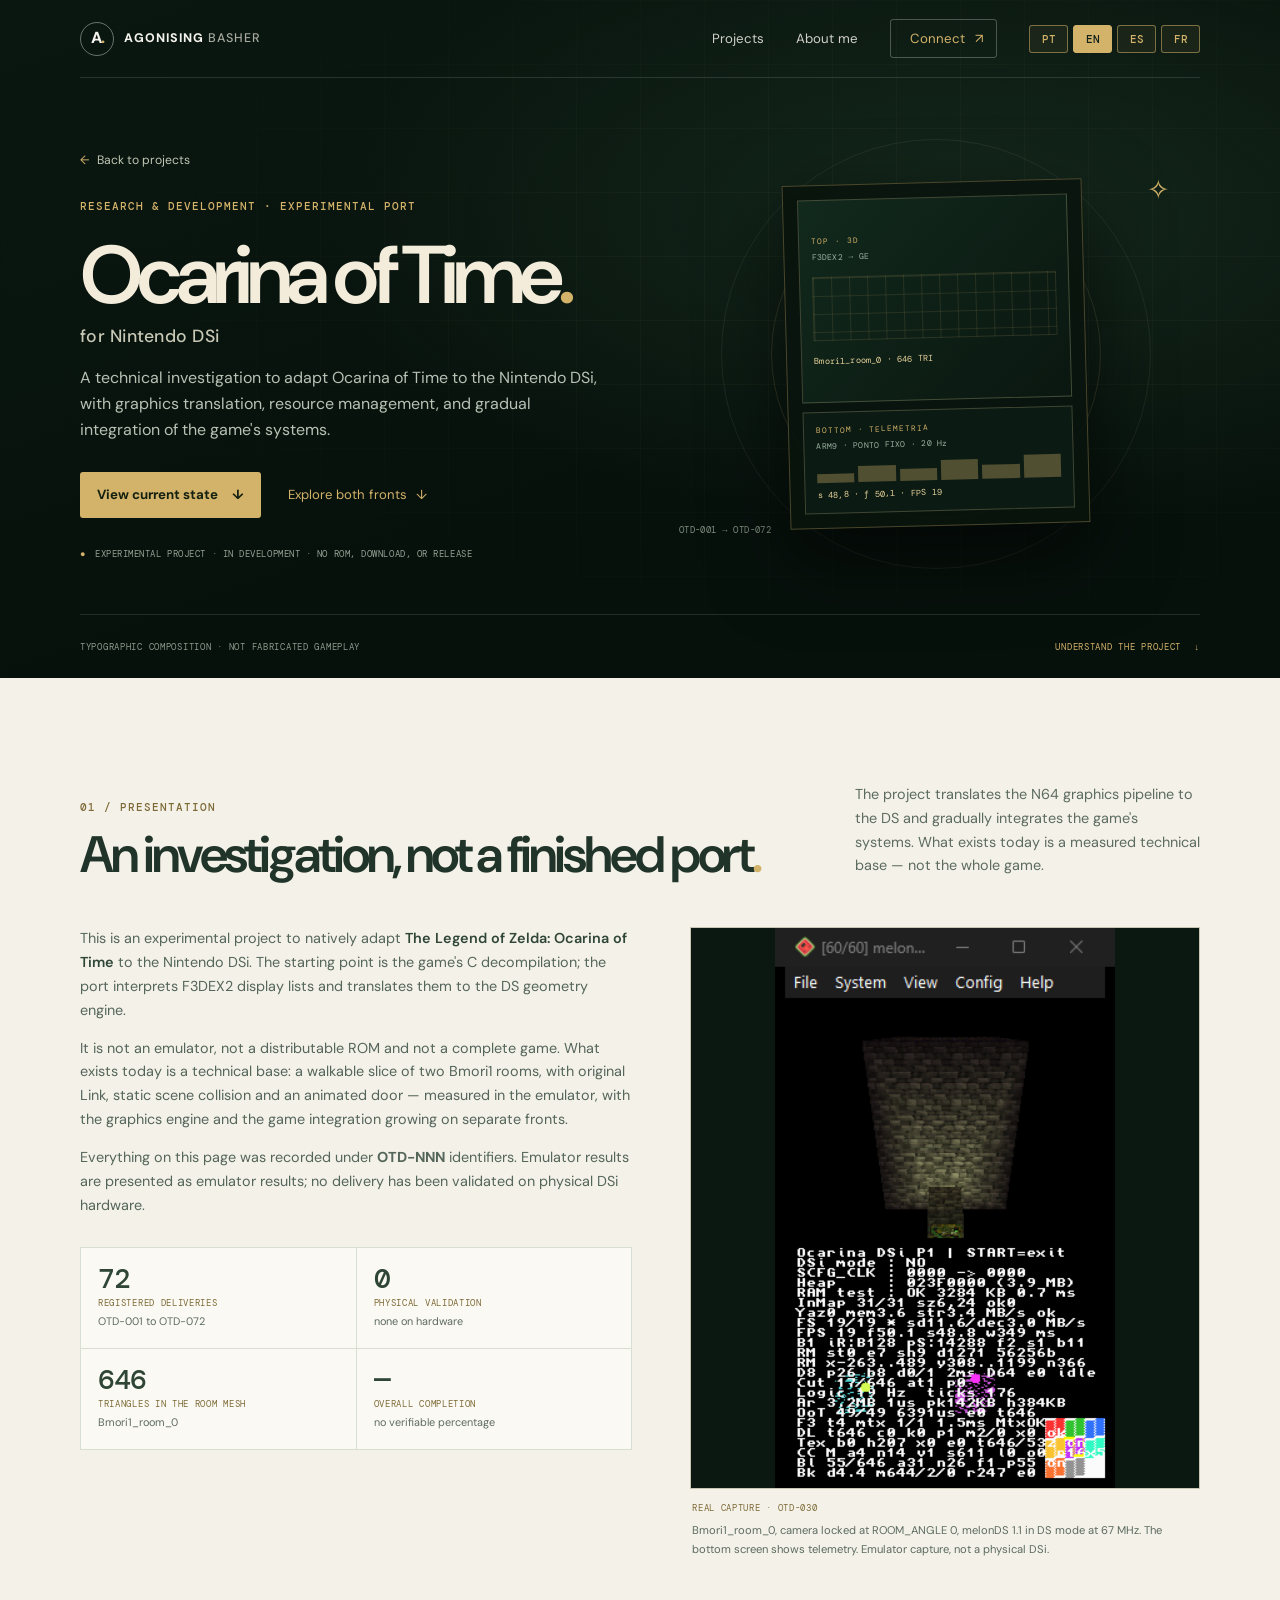
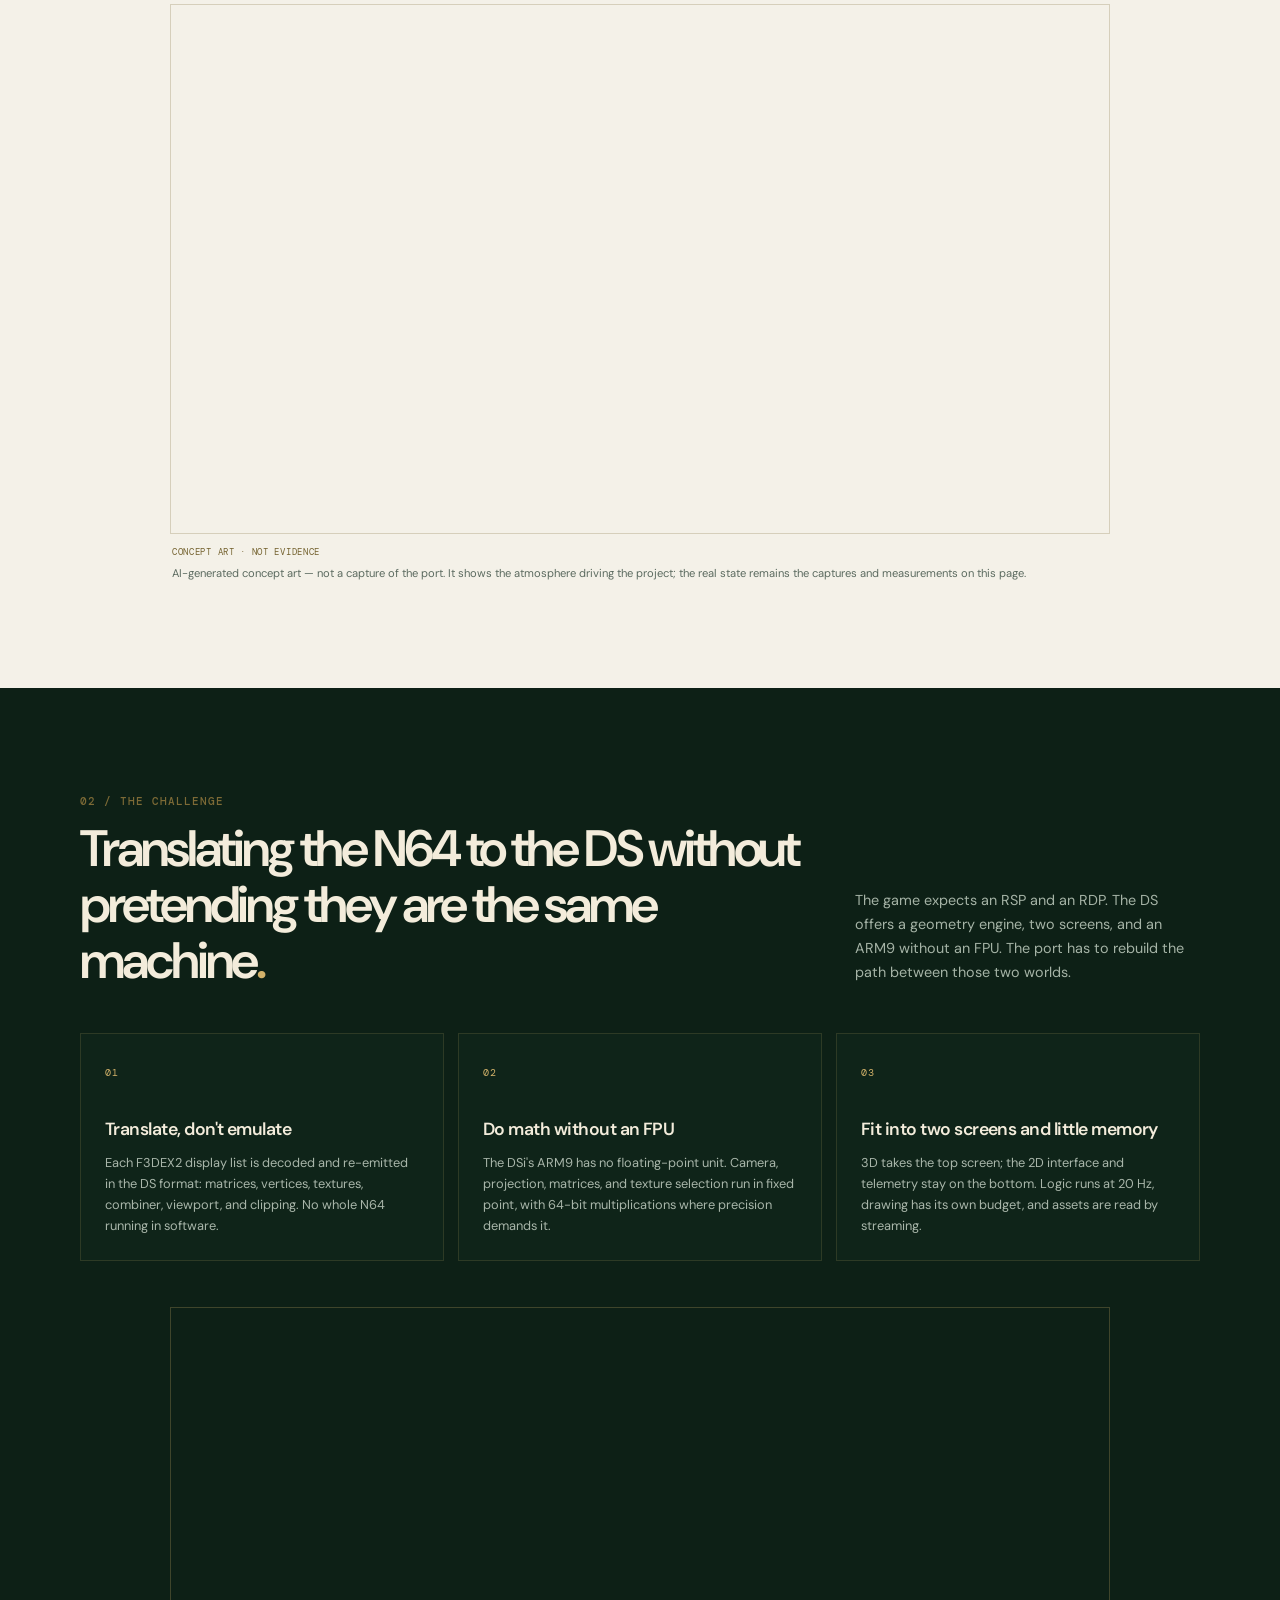
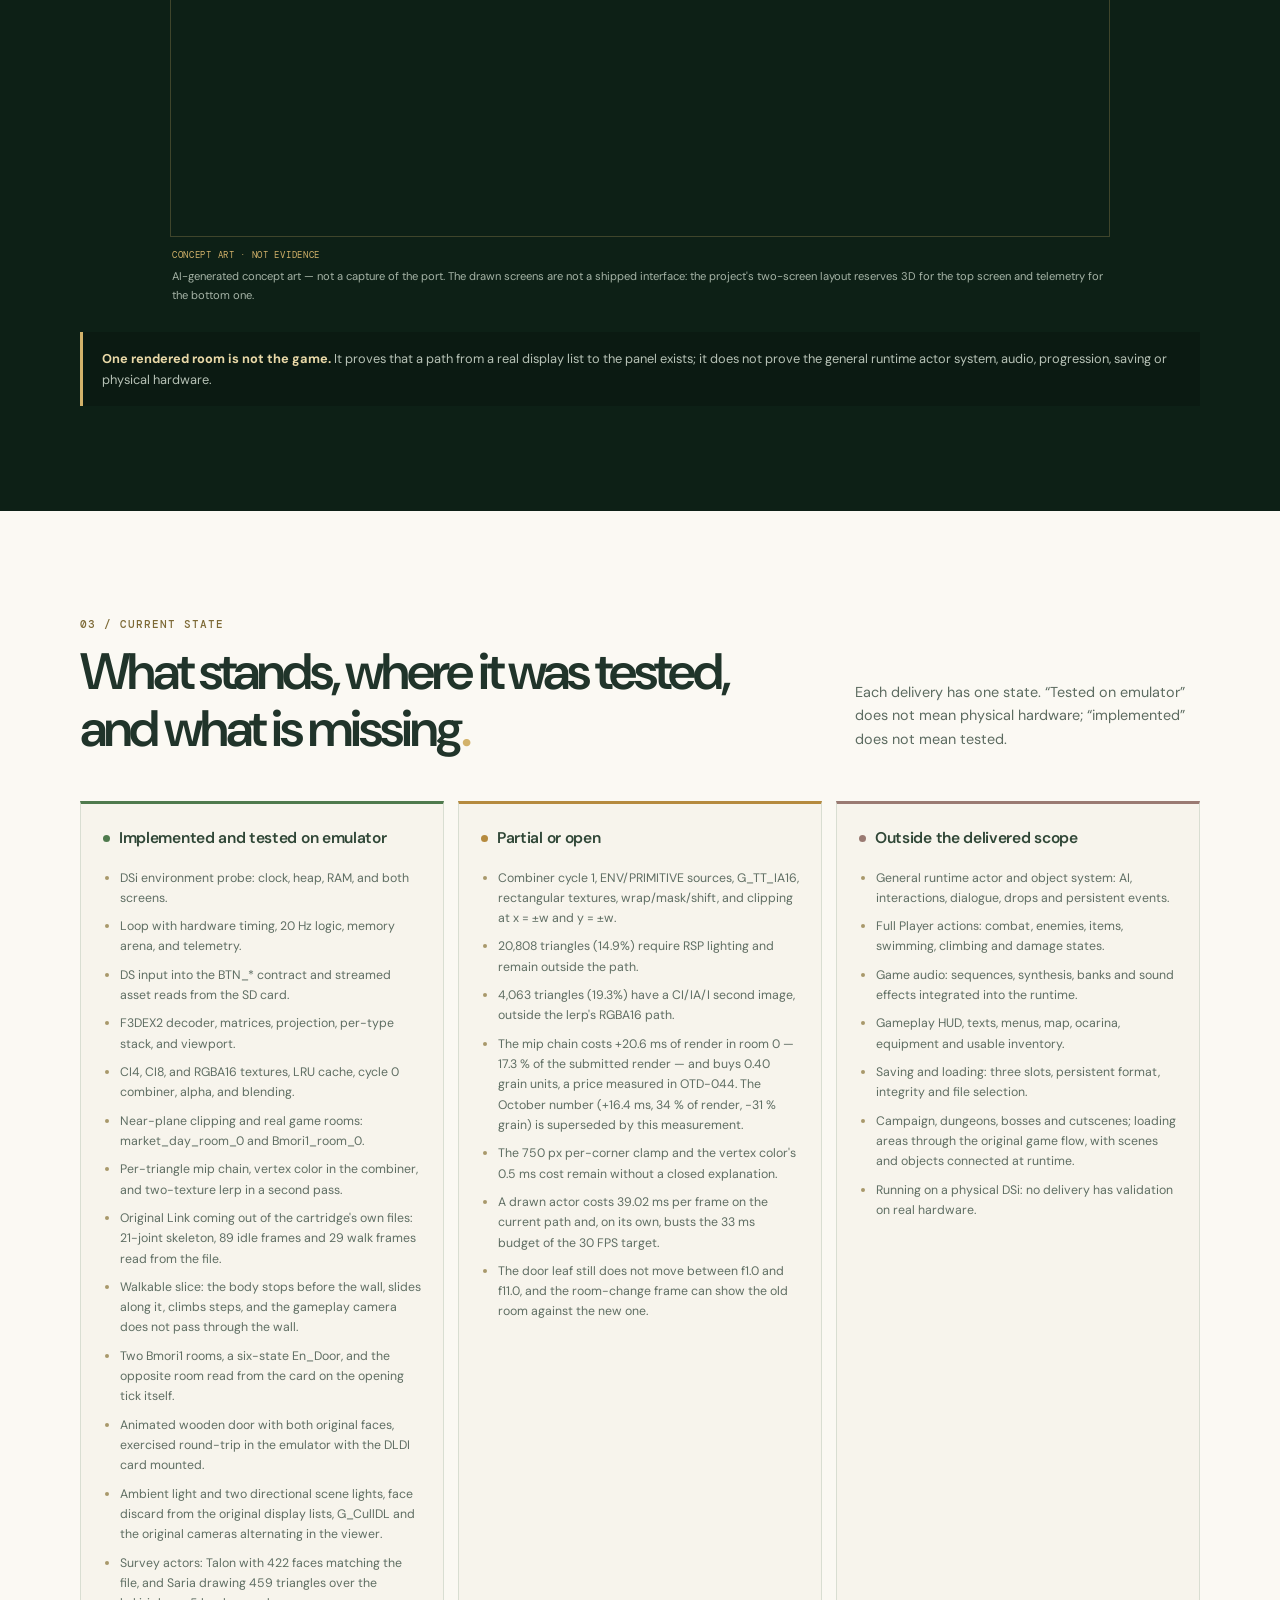
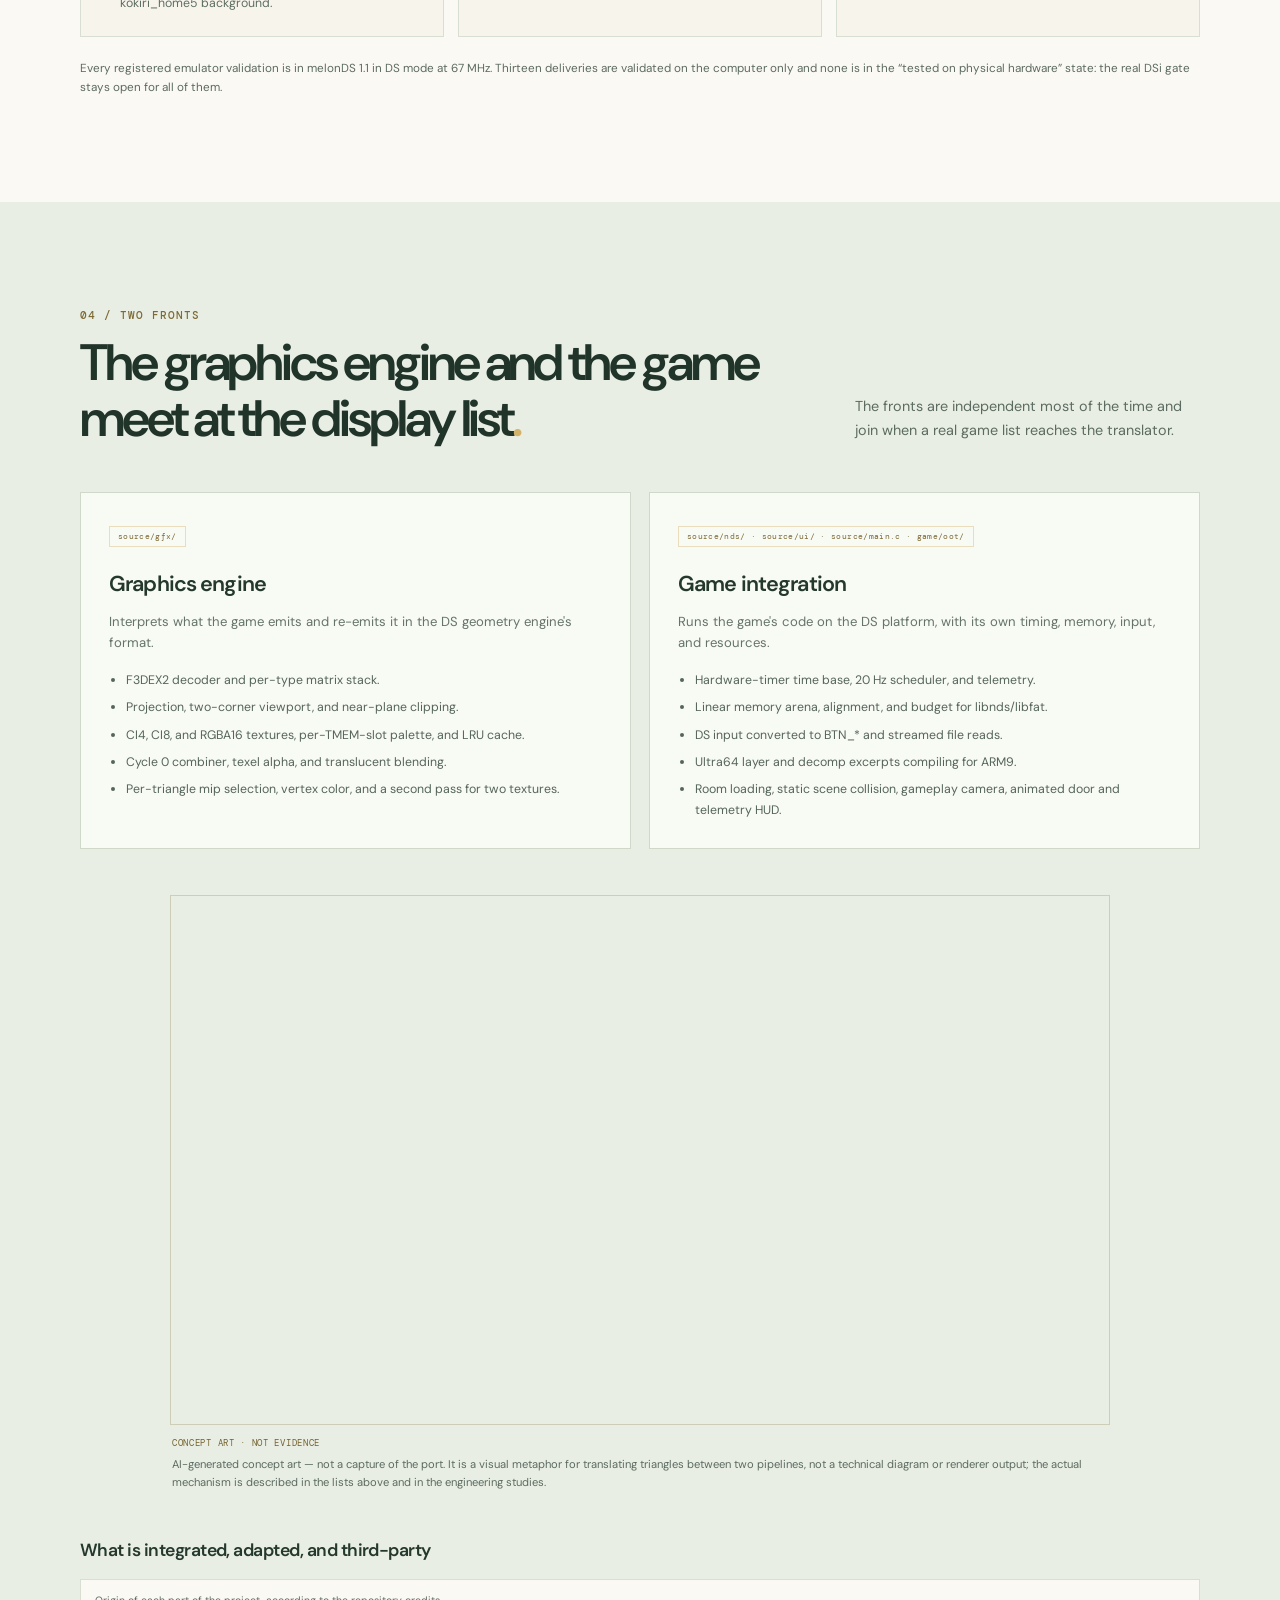
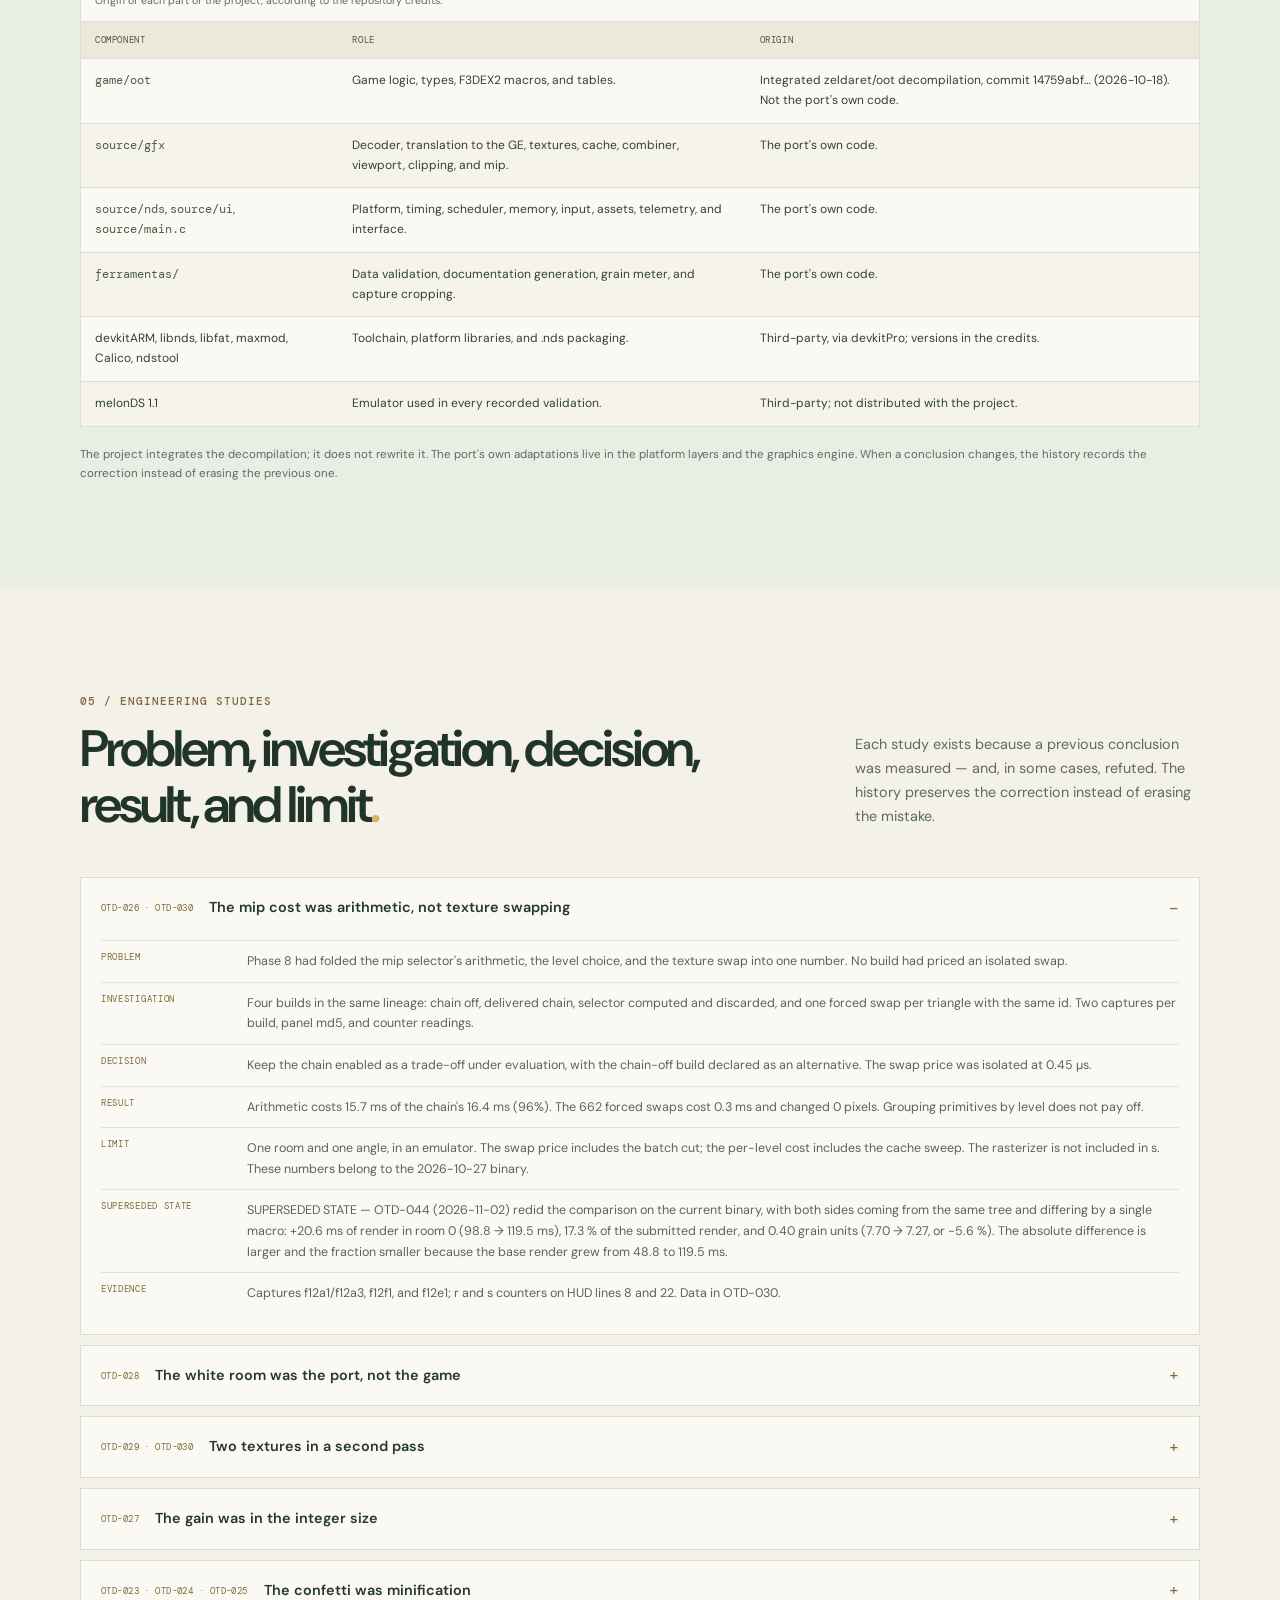
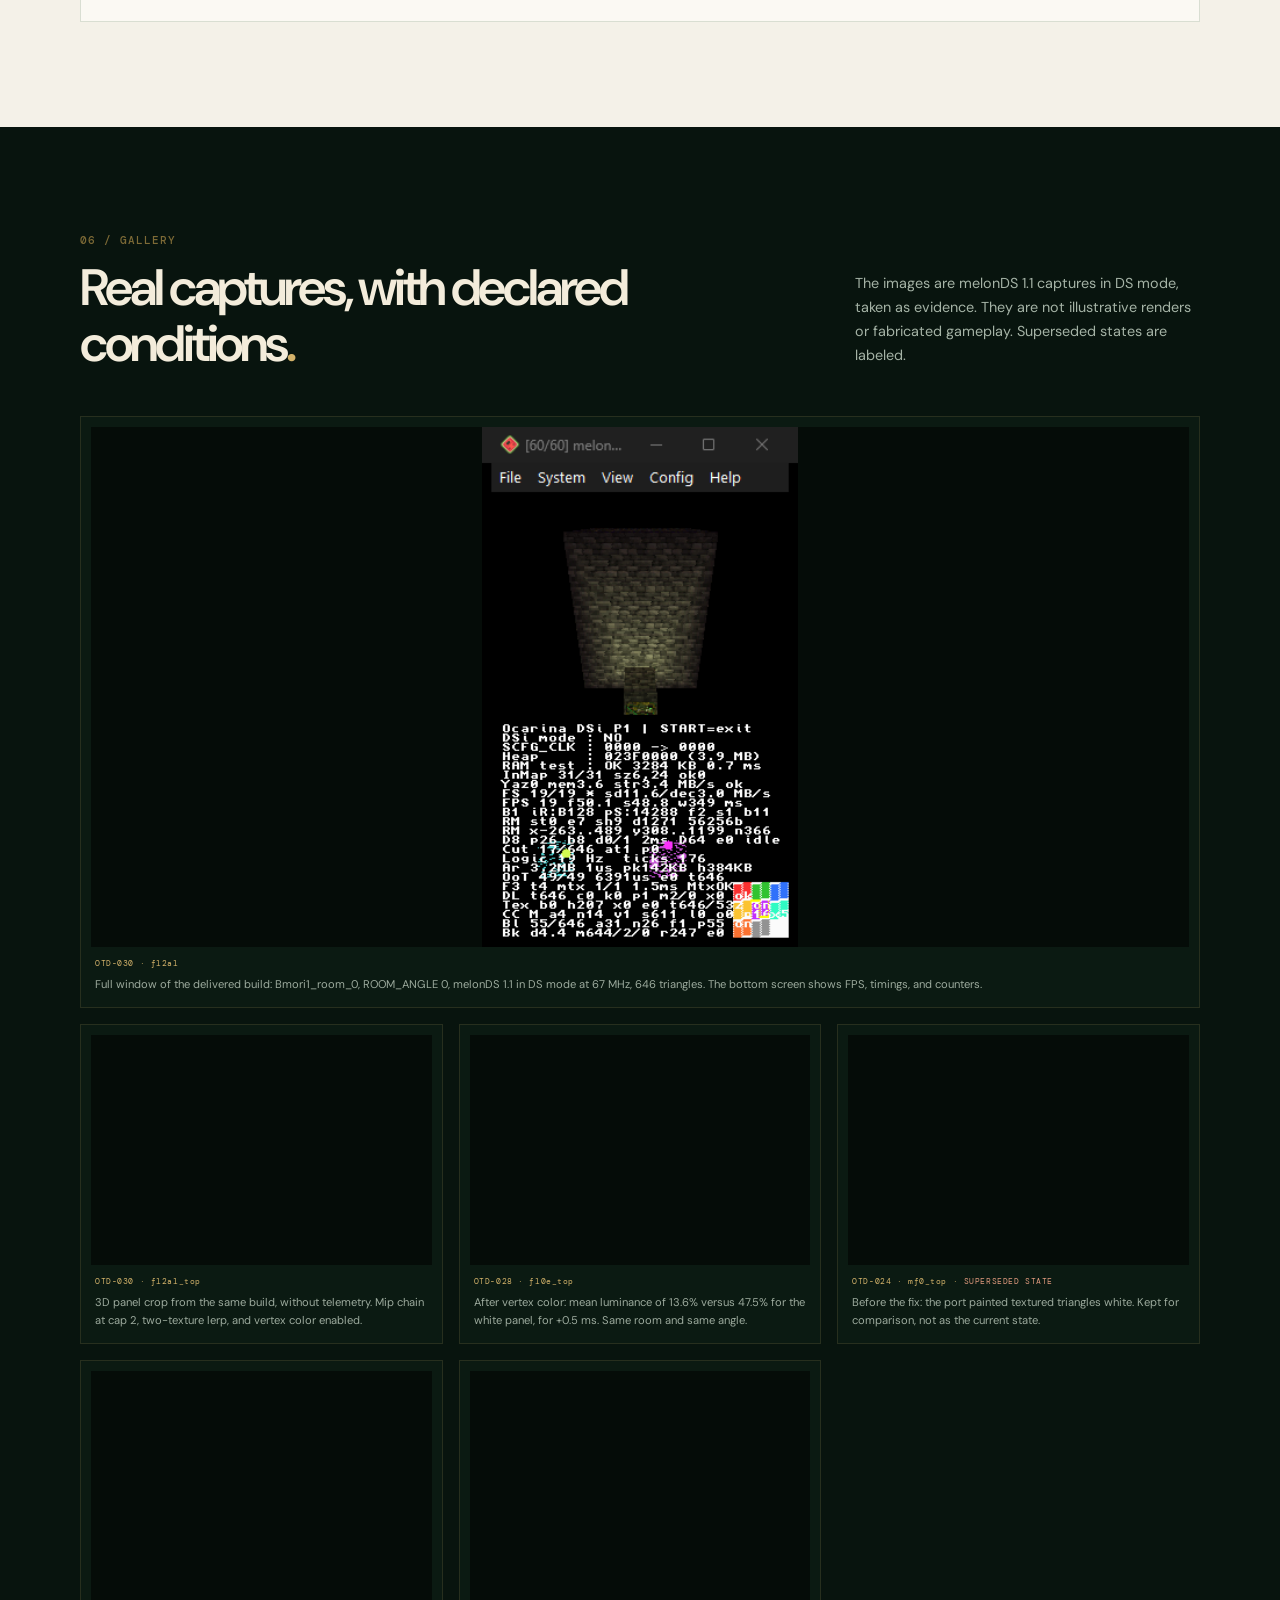
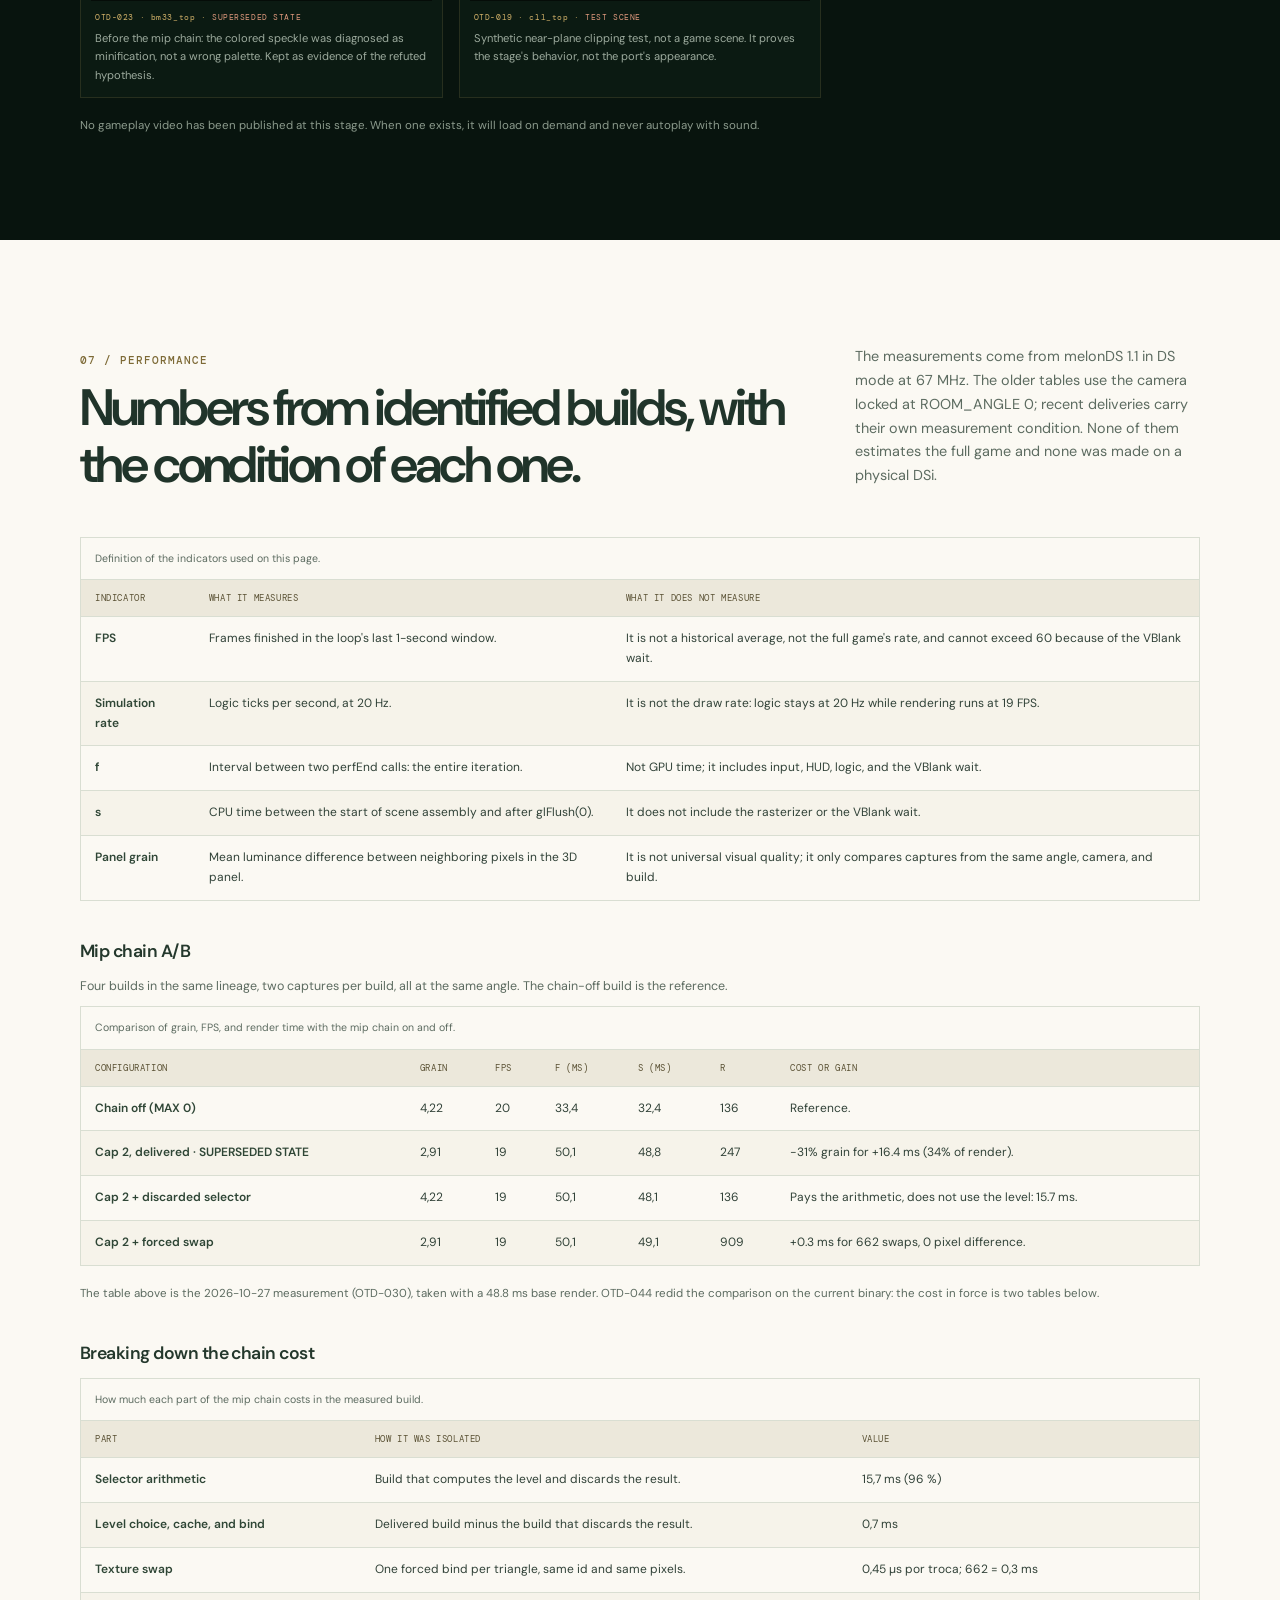
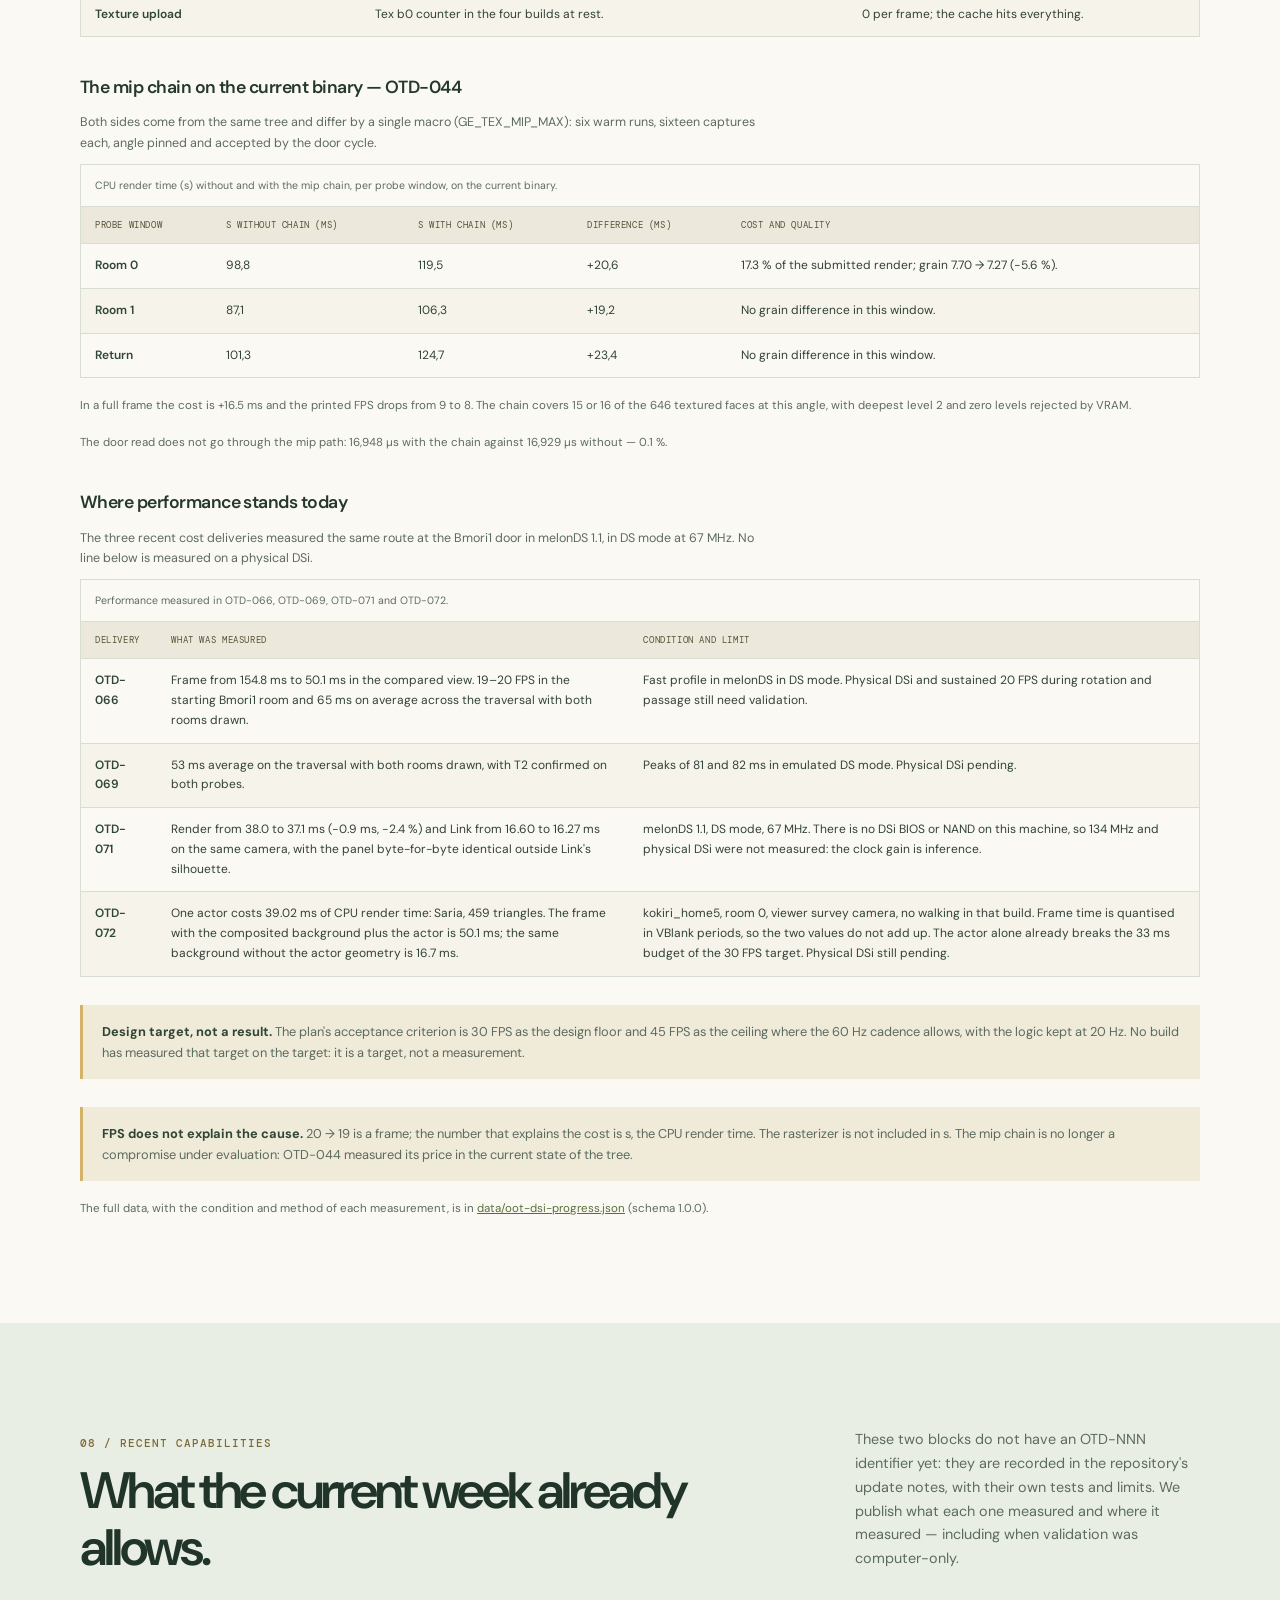
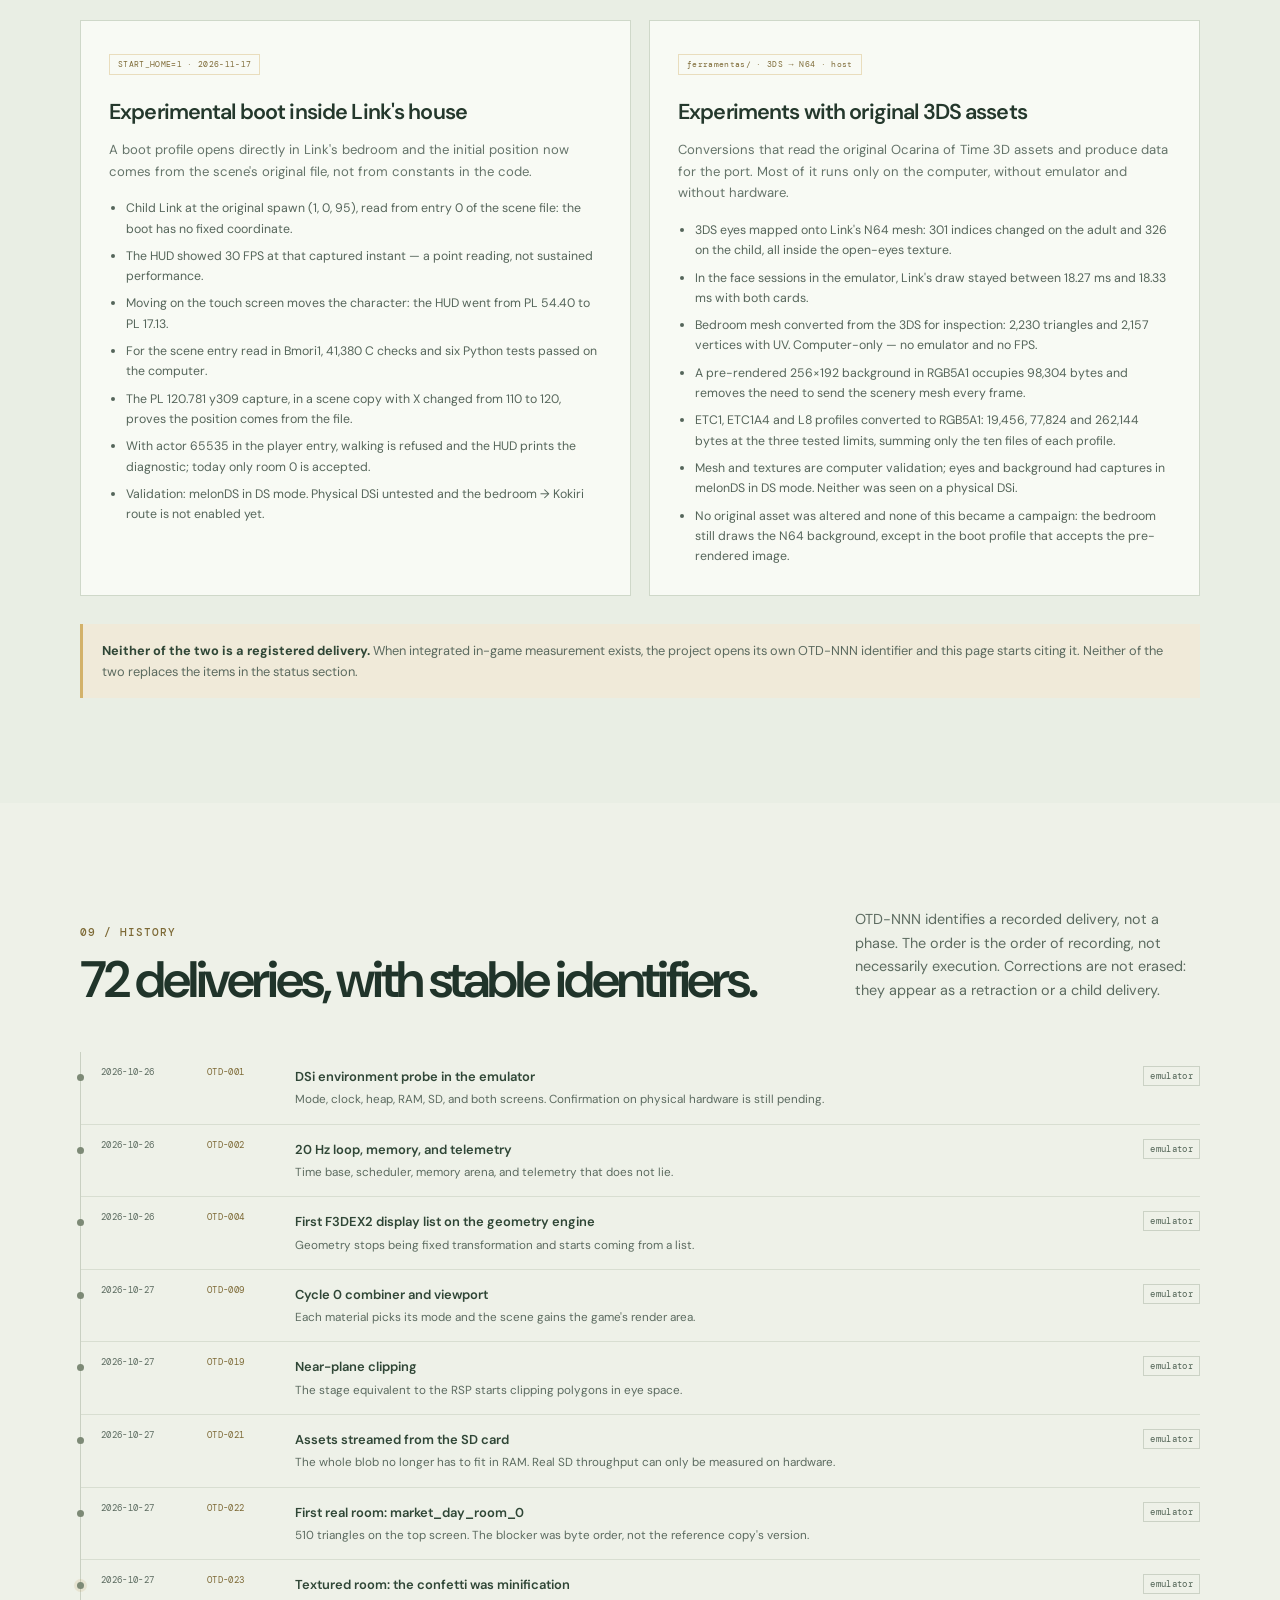
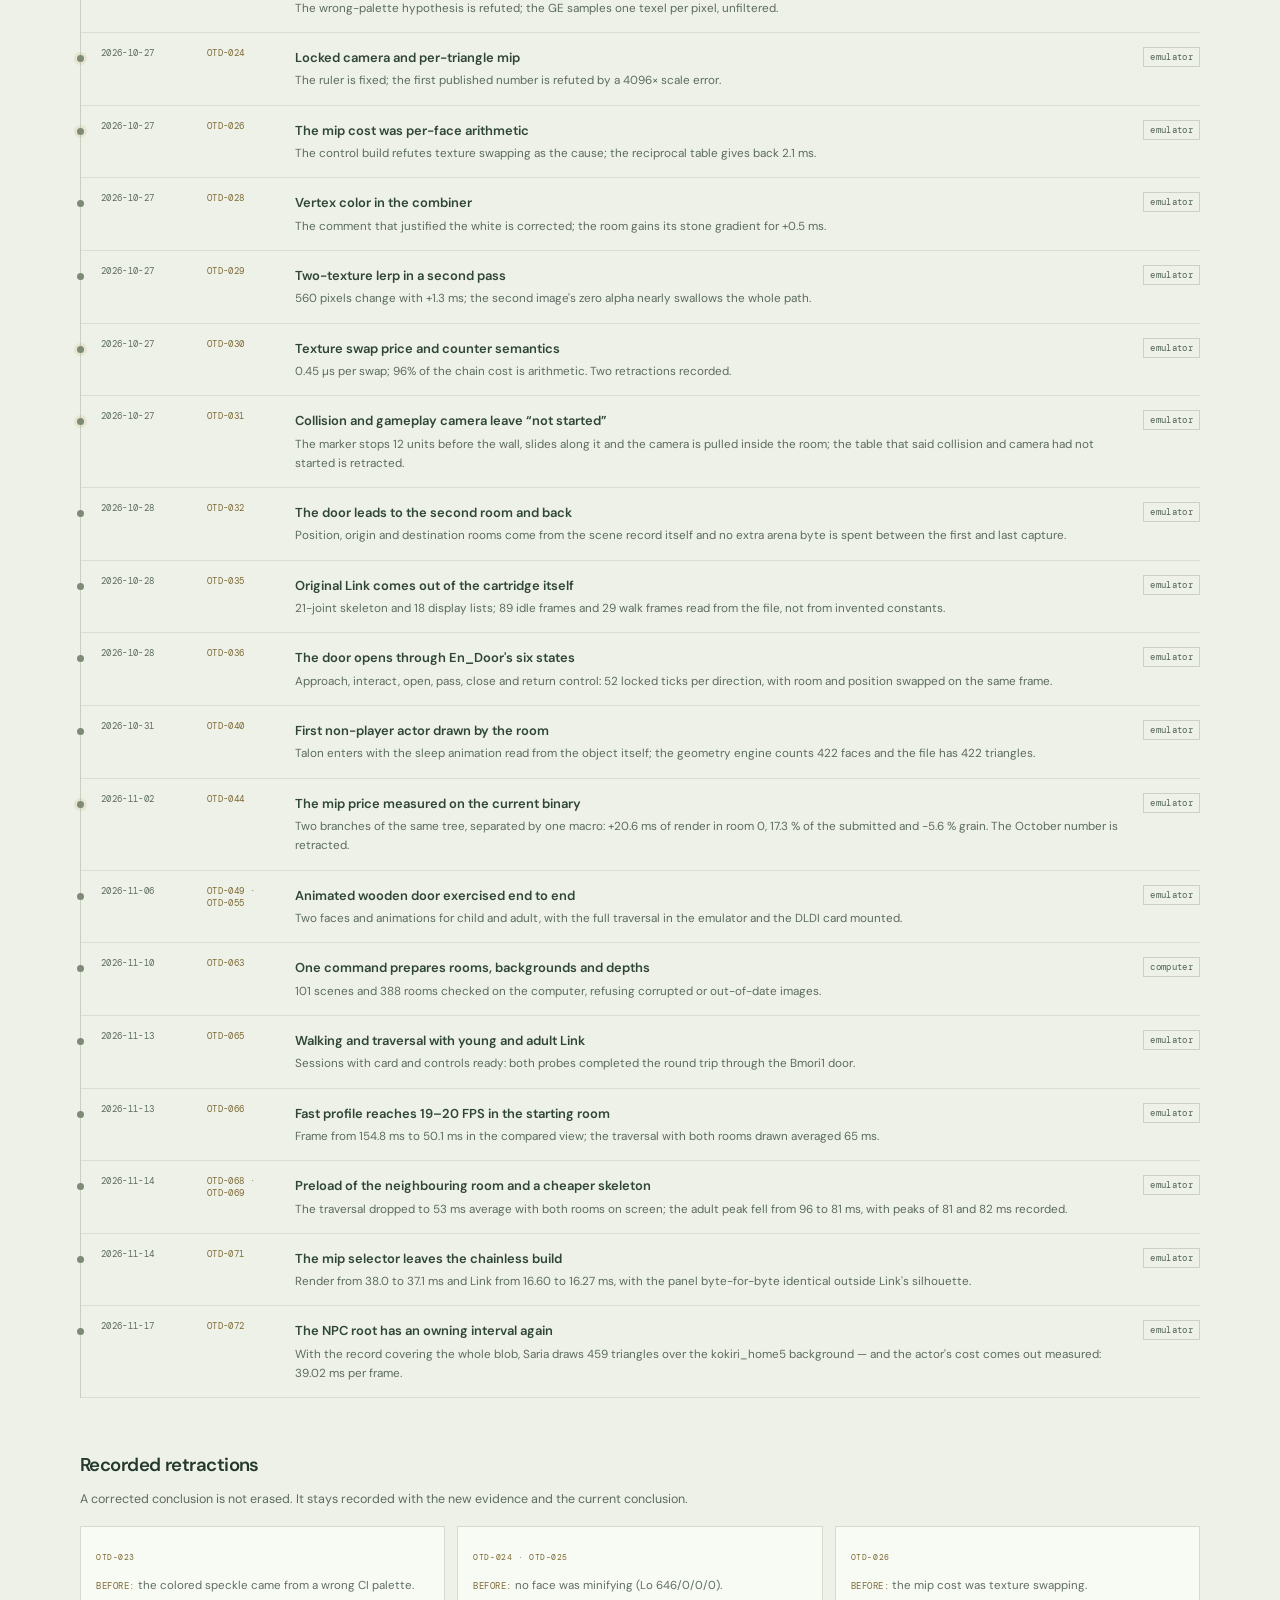
<file: index.html>
<!doctype html>
<html lang="pt-BR">
<head>
  <meta charset="utf-8">
  <meta http-equiv="refresh" content="0; url=docs/">
  <link rel="canonical" href="docs/">
  <title>Ocarina of Time para Nintendo DSi</title>
</head>
<body>
  <p><a href="docs/">Ocarina of Time para Nintendo DSi — apresentação do port</a></p>
</body>
</html>
</file>
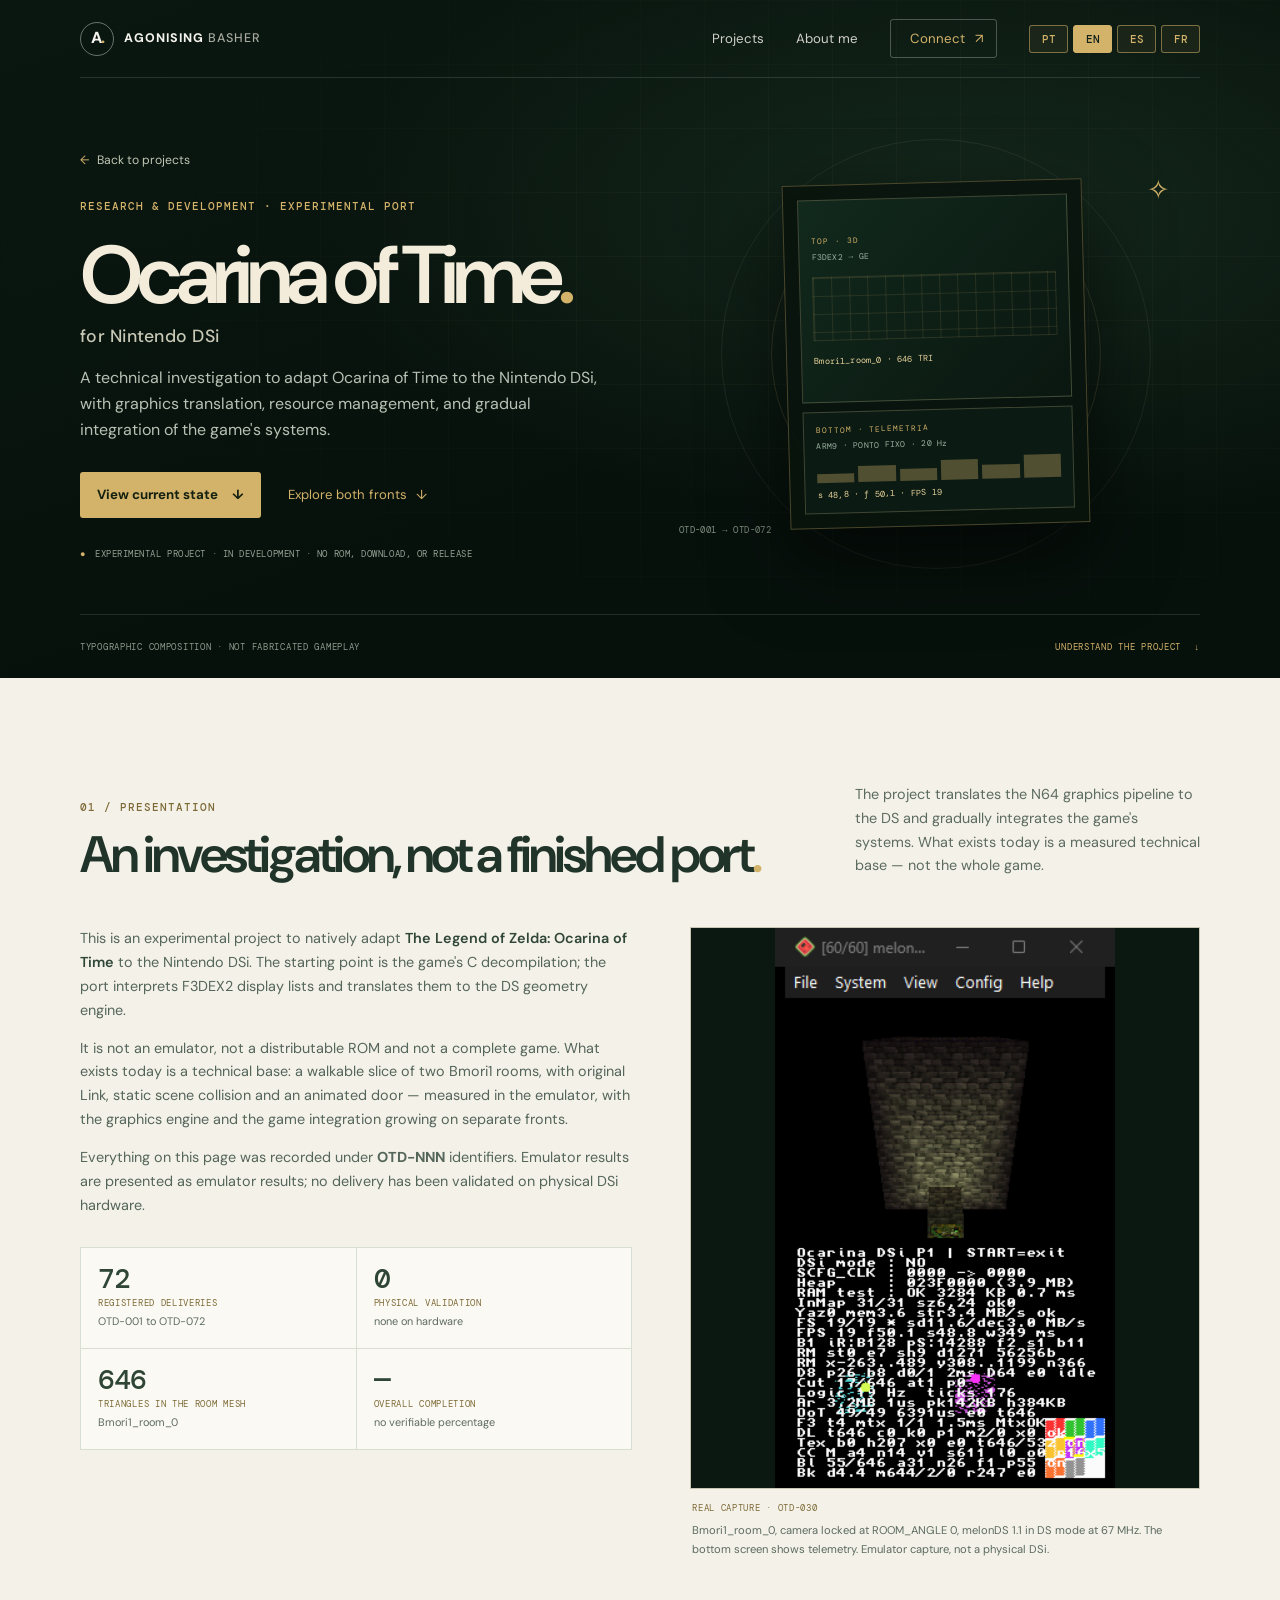
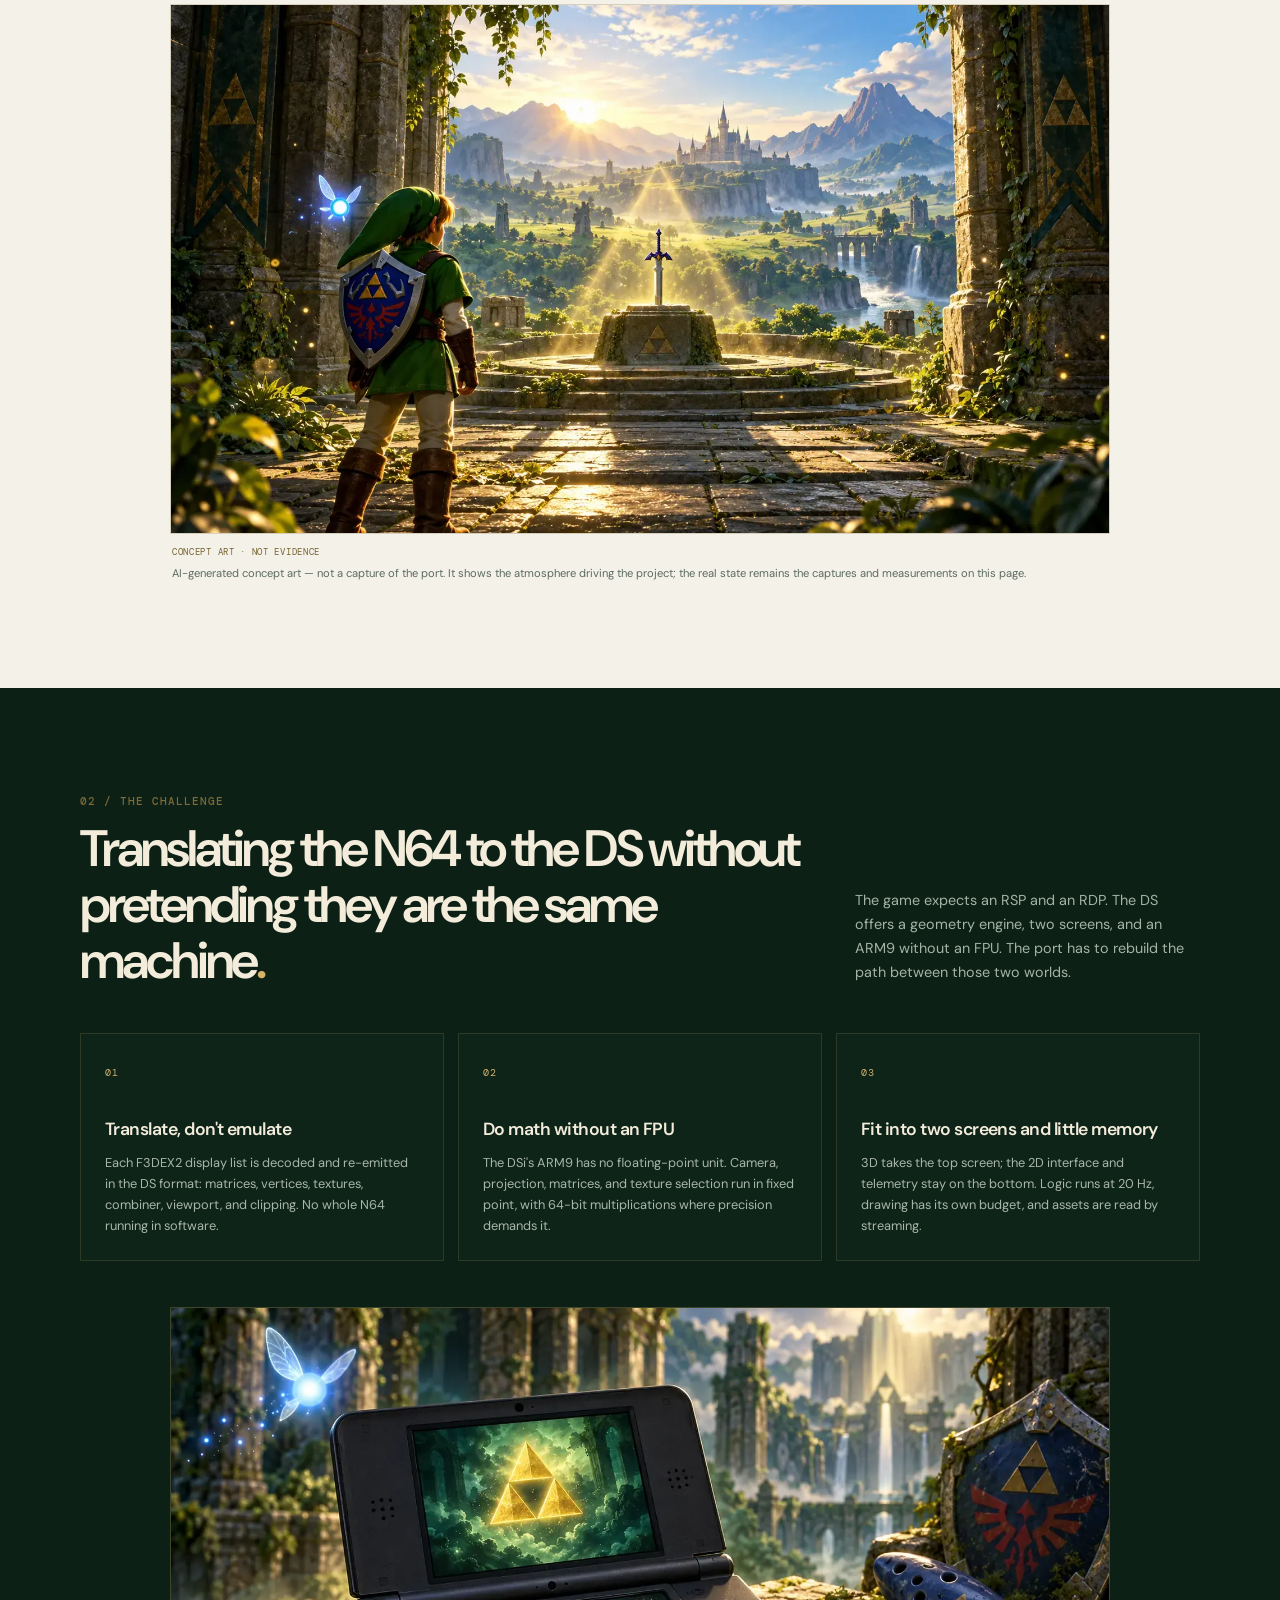
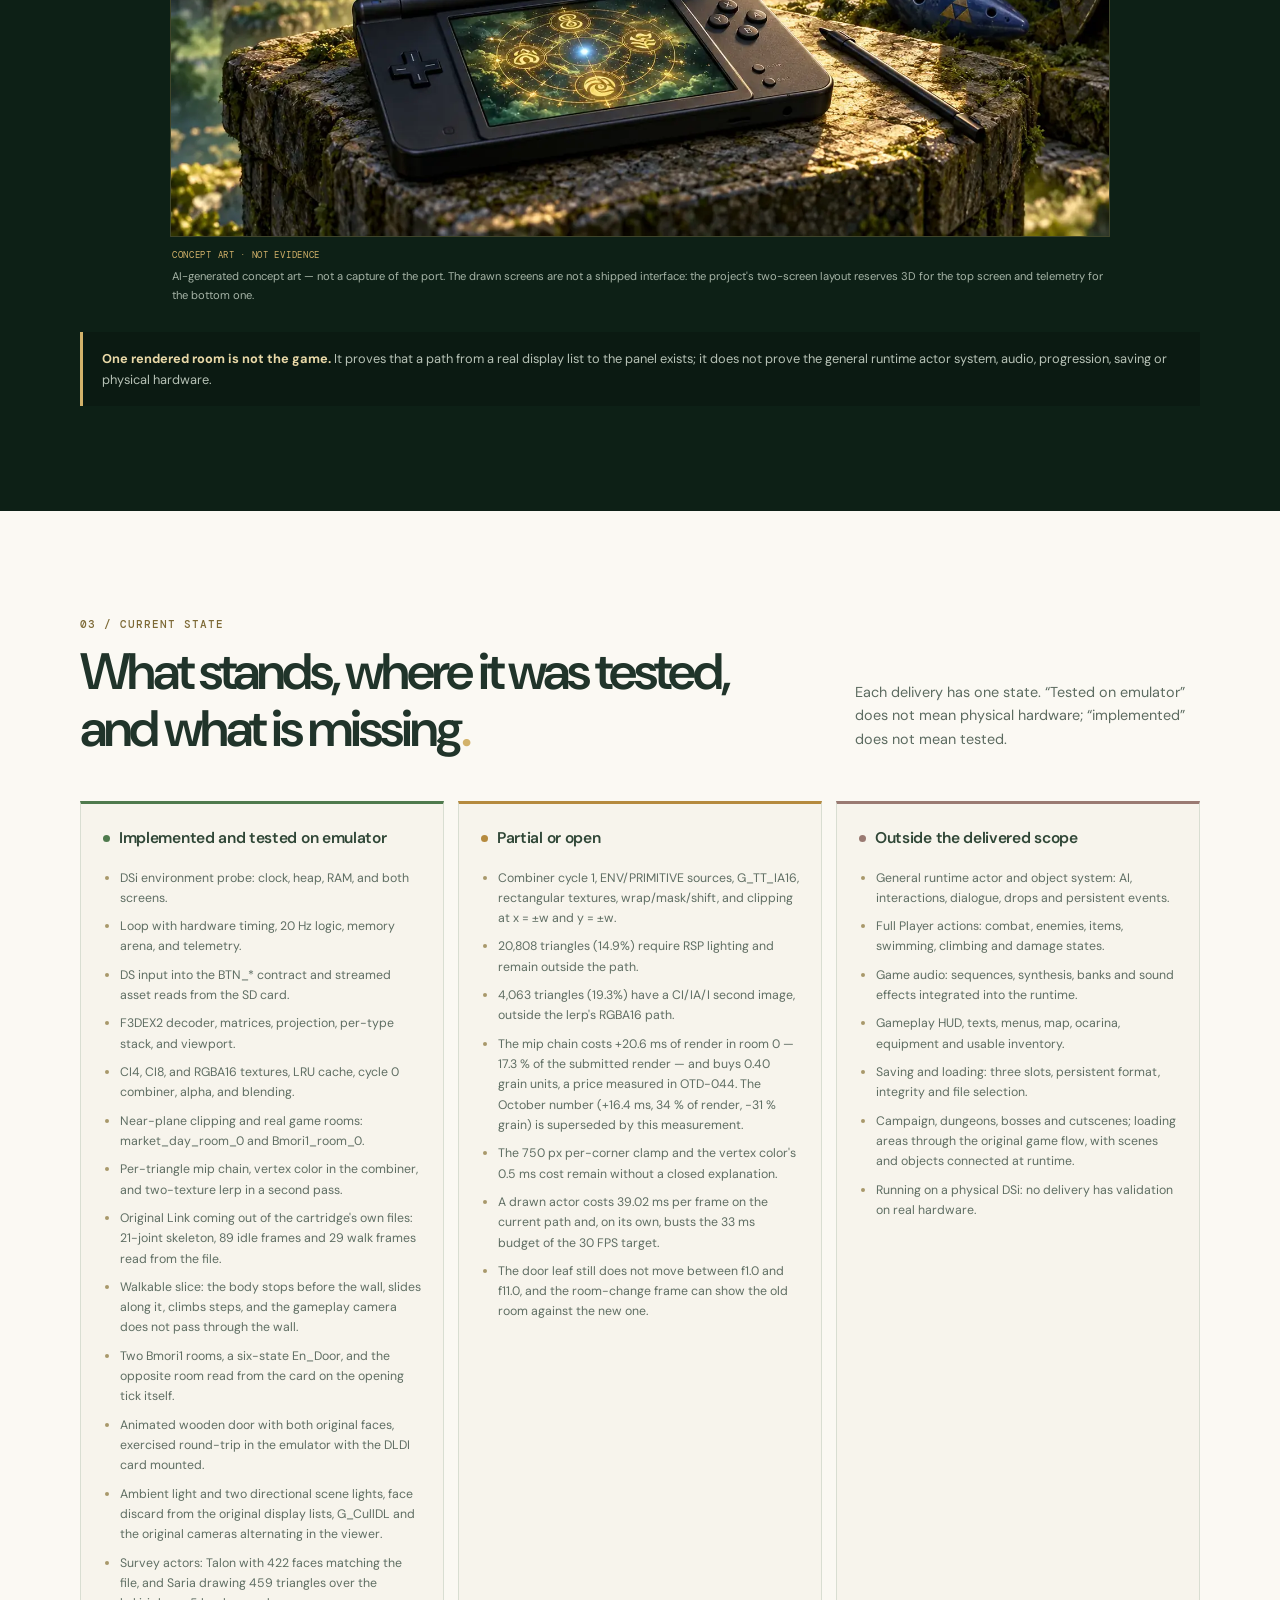
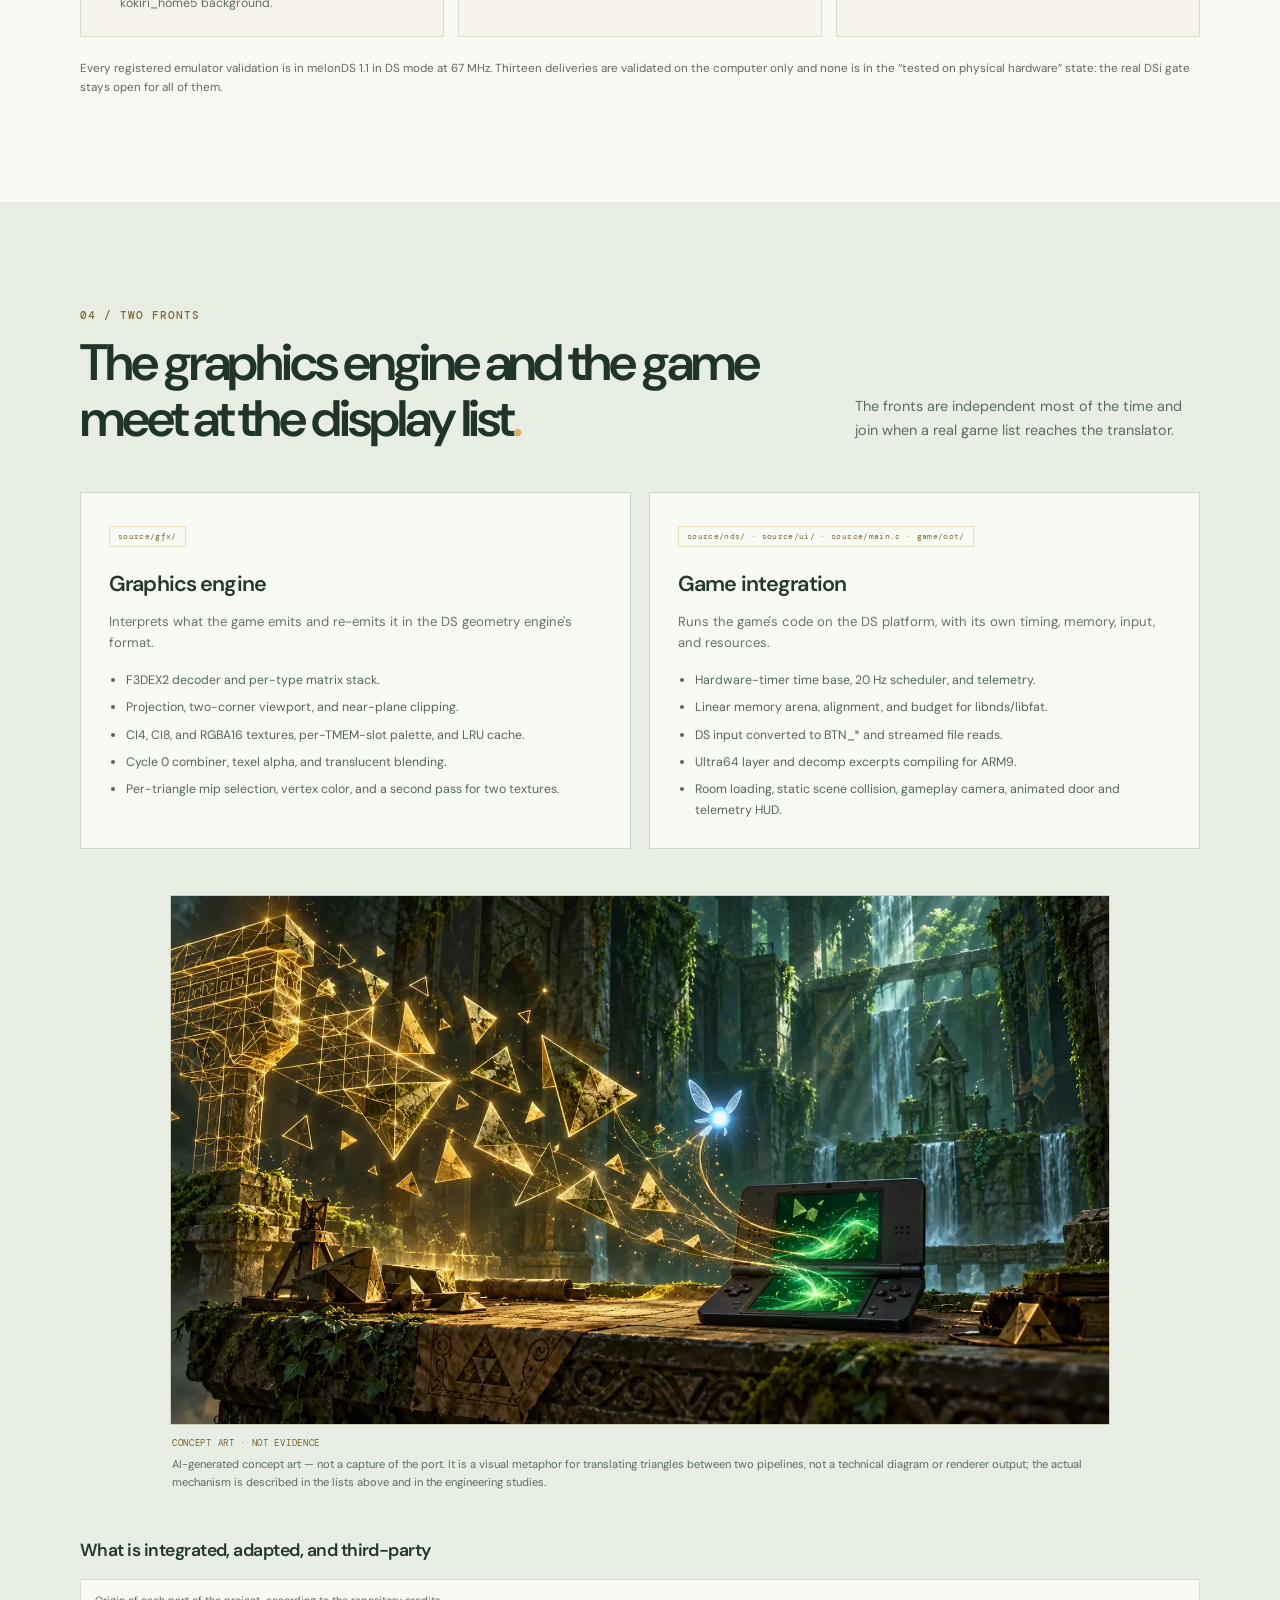
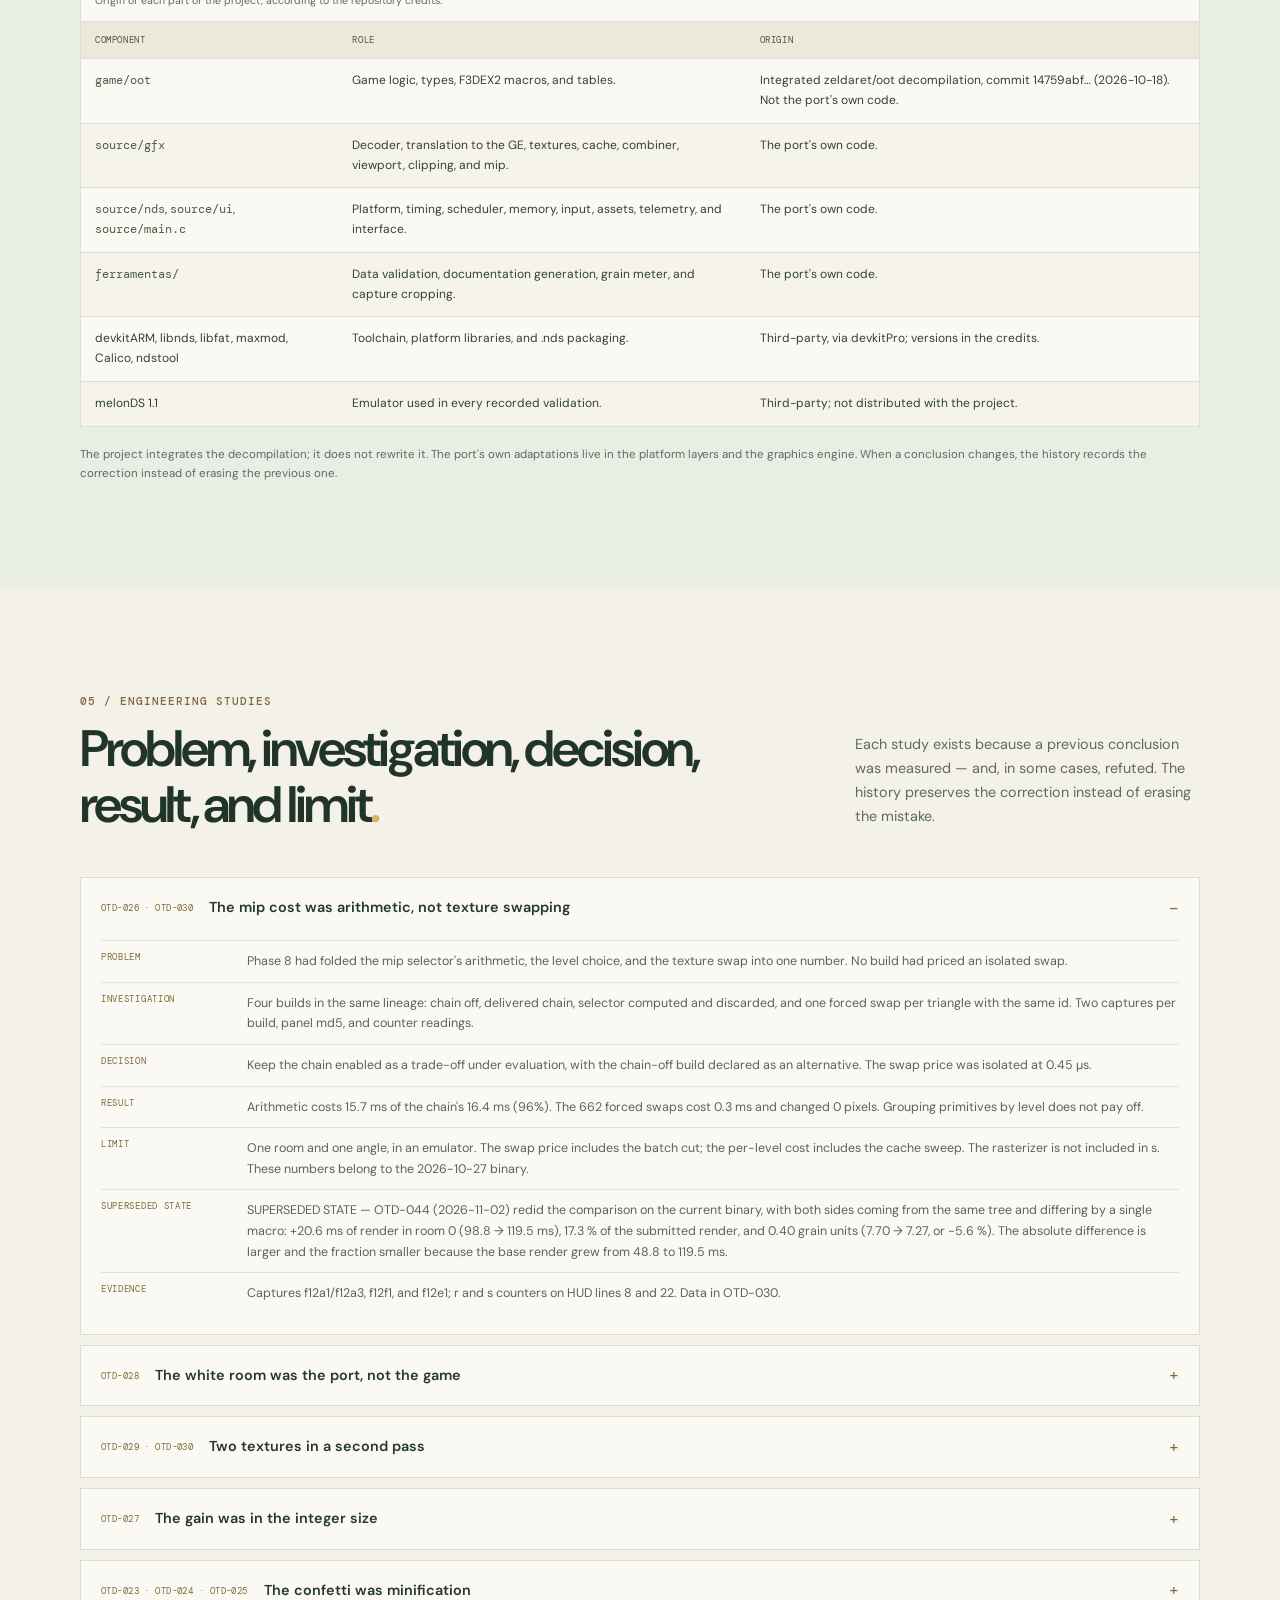
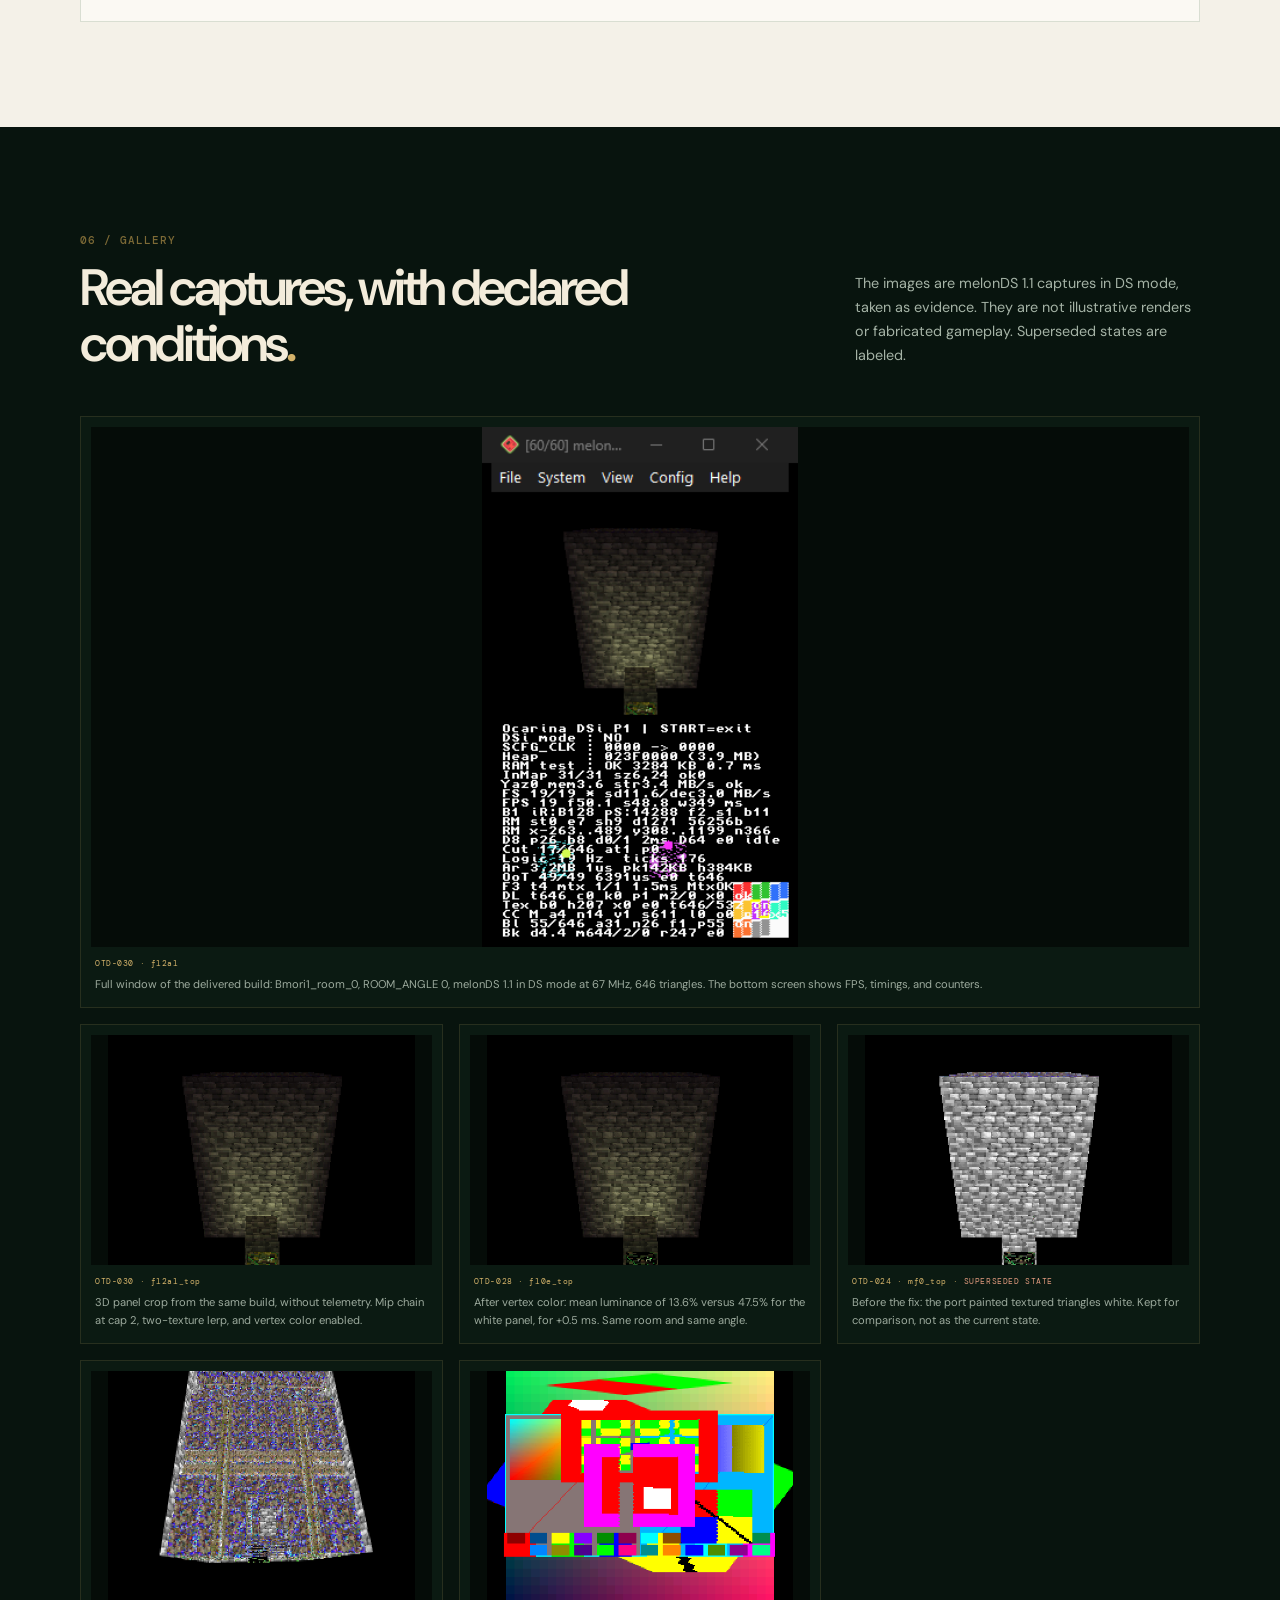
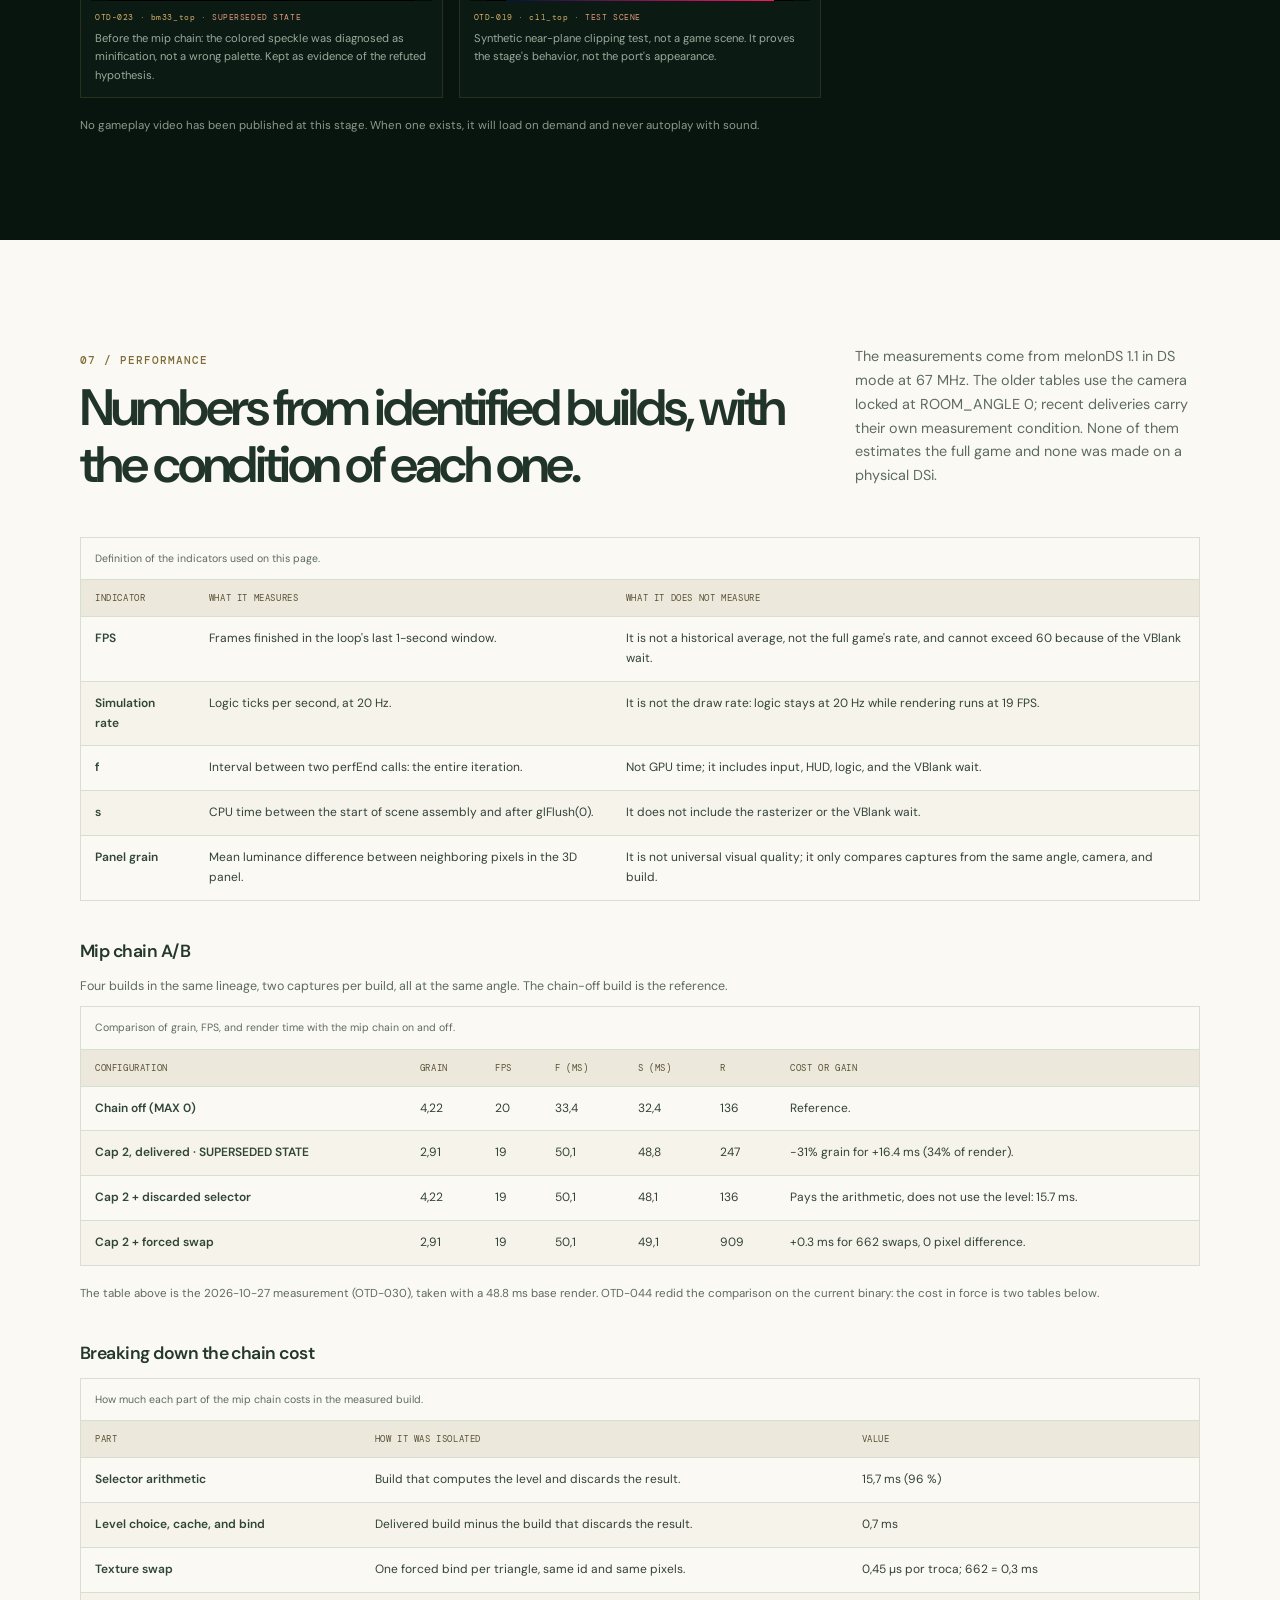
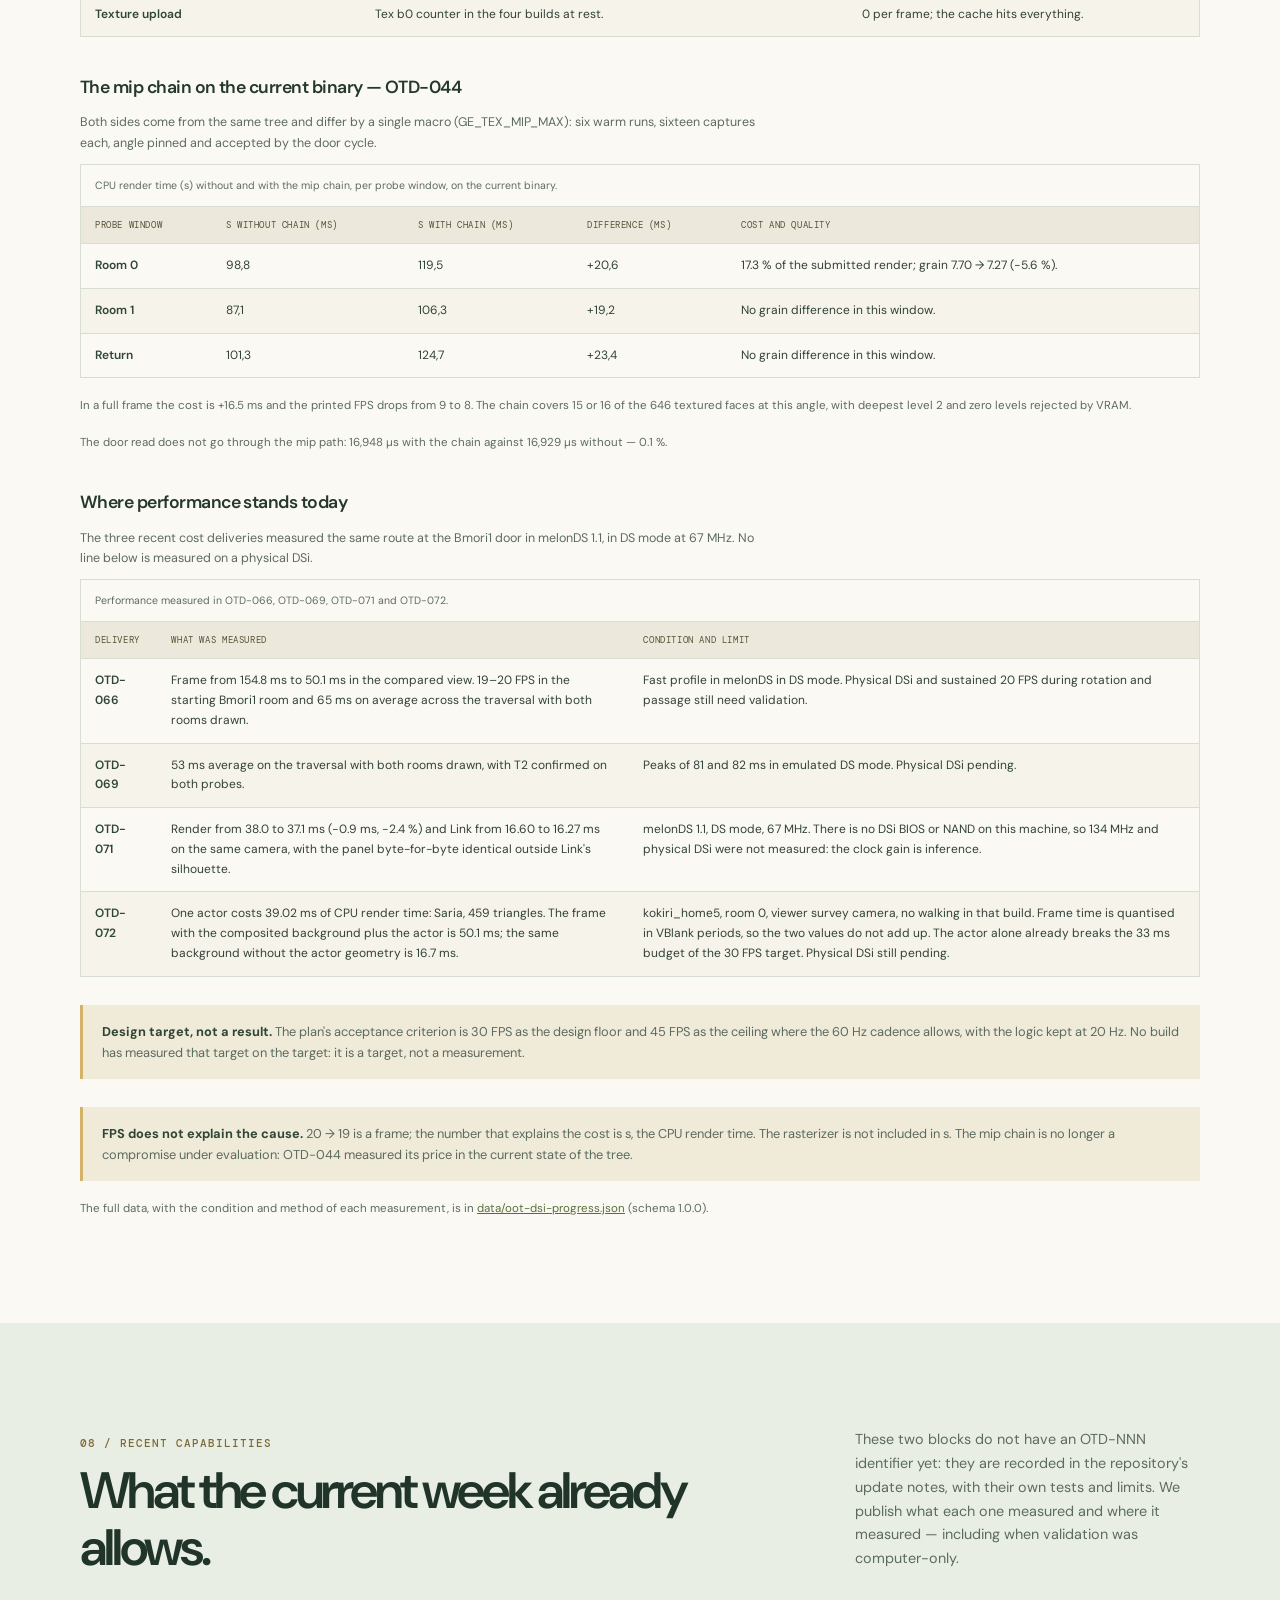
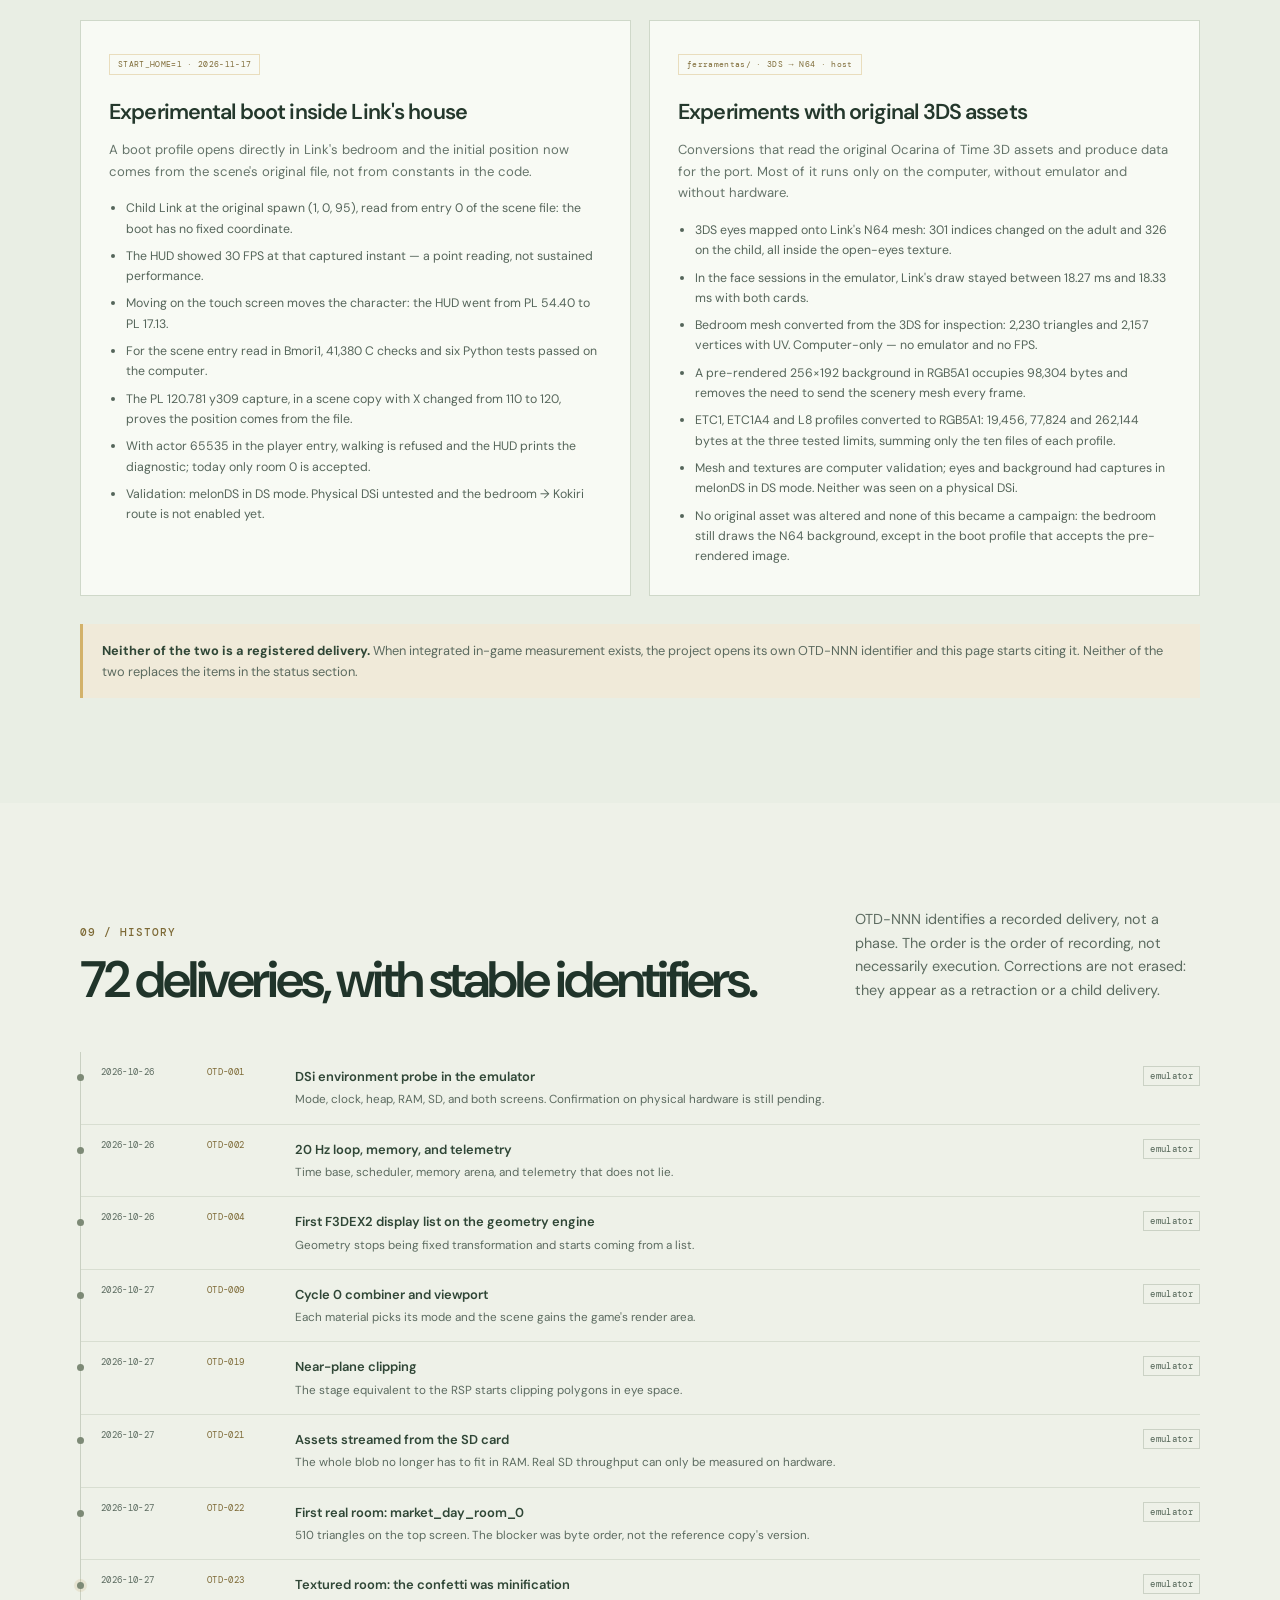
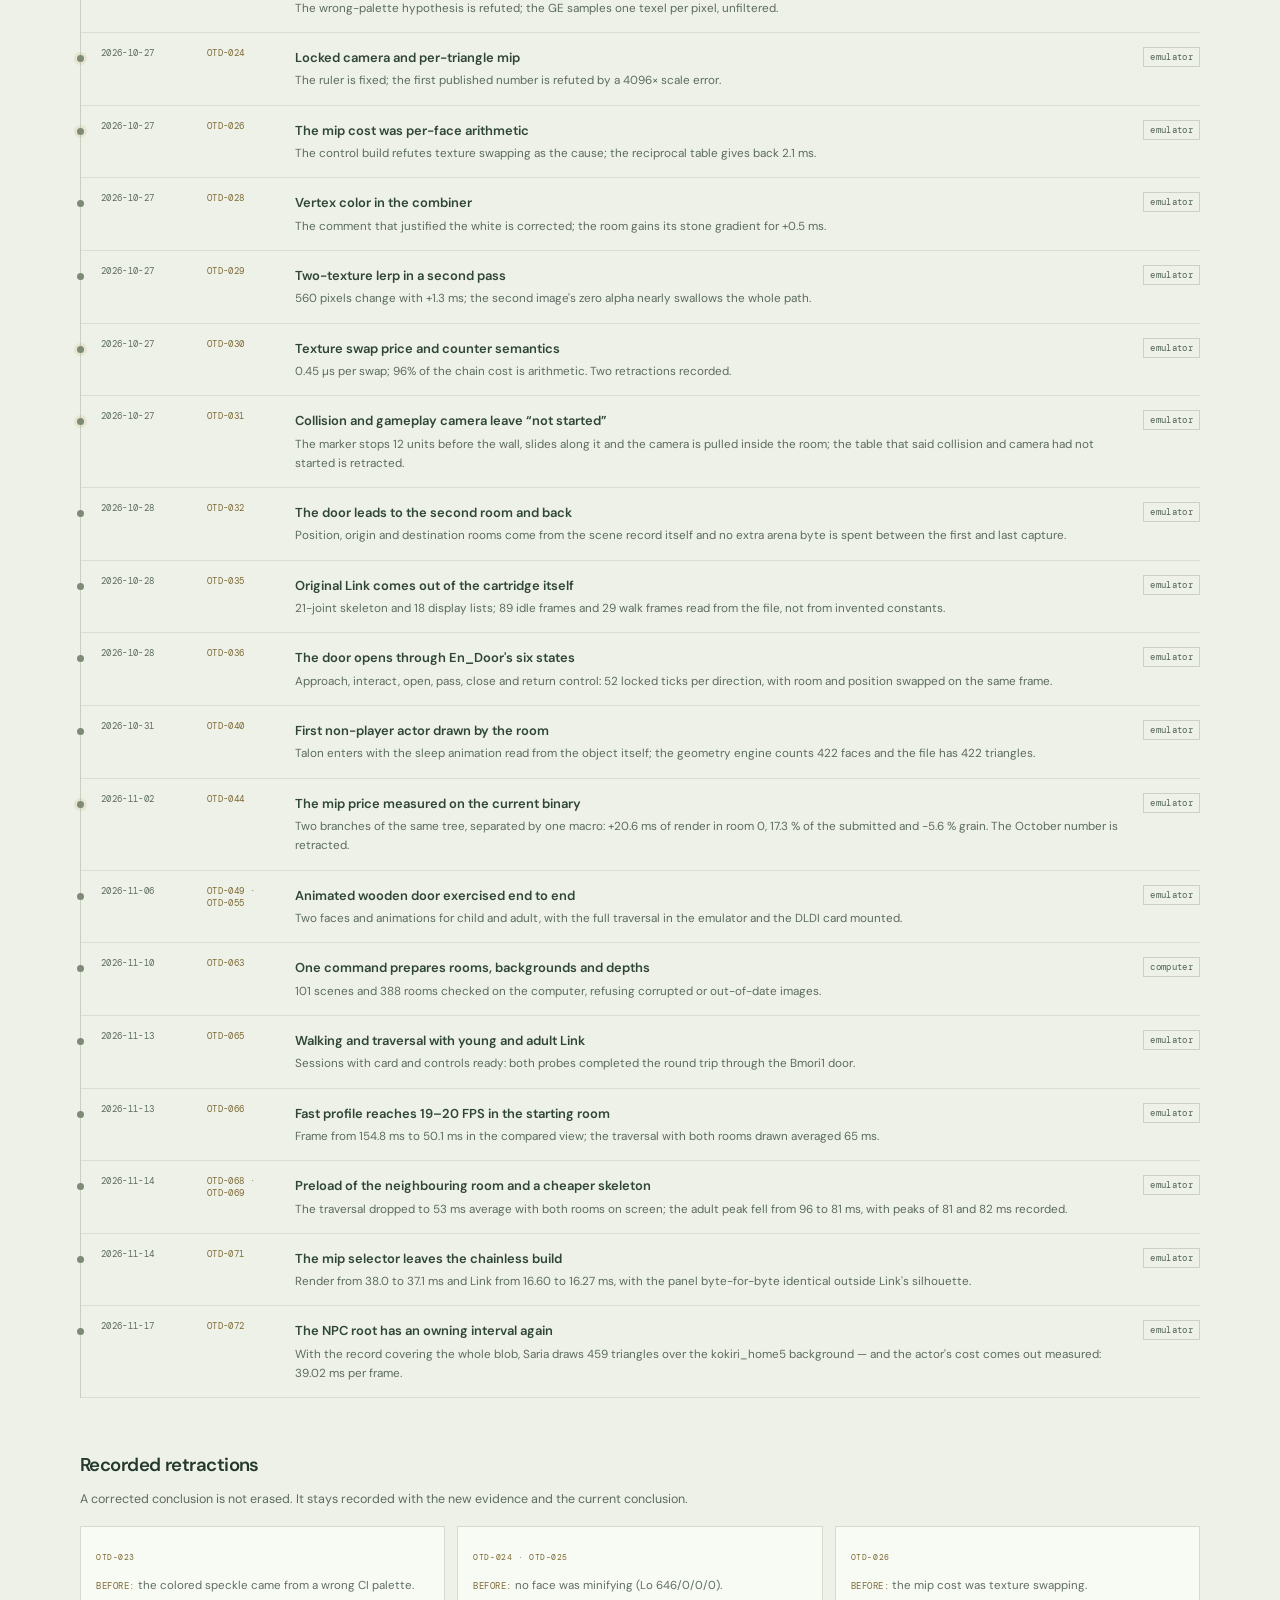
<file: docs/index.html>
<!doctype html>
<html lang="pt-BR">
<head>
  <meta charset="utf-8">
  <meta name="viewport" content="width=device-width, initial-scale=1">
  <meta name="theme-color" content="#0d1a13">
  <meta name="description" content="Apresentação técnica do projeto experimental de adaptação de Ocarina of Time para Nintendo DSi, com estado, medições e limites." data-i18n-content="ootMetaDescription">
  <title>Ocarina of Time para Nintendo DSi — AgonisingBasher</title>
  <link rel="stylesheet" href="oot.css">
  <script src="oot.js" defer></script>
  <link rel="icon" type="image/svg+xml" href="favicon.svg?v=2">
</head>
<body class="oot-page">
  <header class="site-header oot-header">
    <div class="container header-inner">
      <a class="brand" href="https://agonisingbasher.github.io/personal-website/index.html#inicio" aria-label="AgonisingBasher, início" target="_blank" rel="noreferrer">
        <span class="brand-mark" aria-hidden="true">A<span>.</span></span>
        <span>AGONISING<span class="brand-light">BASHER</span></span>
      </a>
      <nav class="main-nav" aria-label="Navegação principal" data-i18n-aria-label="navLabel">
        <a href="https://agonisingbasher.github.io/personal-website/index.html#projetos" data-i18n="navProjects" target="_blank" rel="noreferrer">Projetos</a>
        <a href="https://agonisingbasher.github.io/personal-website/index.html#sobre" data-i18n="navAbout" target="_blank" rel="noreferrer">Sobre mim</a>
        <a class="nav-contact" href="https://agonisingbasher.github.io/personal-website/index.html#conectar" target="_blank" rel="noreferrer"><span data-i18n="navConnect">Conectar</span> <span aria-hidden="true">↗</span></a>
        <span class="language-switch" role="group">
          <button class="language-toggle" type="button" data-lang-option="pt-BR" lang="pt" aria-label="Português">PT</button>
          <button class="language-toggle" type="button" data-lang-option="en" lang="en" aria-label="English">EN</button>
          <button class="language-toggle" type="button" data-lang-option="es" lang="es" aria-label="Español">ES</button>
          <button class="language-toggle" type="button" data-lang-option="fr" lang="fr" aria-label="Français">FR</button>
        </span>
      </nav>
    </div>
  </header>

  <main>
    <section class="oot-hero" id="inicio">
      <div class="oot-hero-grid" aria-hidden="true"></div>
      <div class="container oot-hero-inner">
        <div class="oot-hero-copy">
          <a class="oot-breadcrumb" href="https://agonisingbasher.github.io/personal-website/index.html#projetos" target="_blank" rel="noreferrer"><span aria-hidden="true">←</span><span data-i18n="ootBreadcrumb">Voltar aos projetos</span></a>
          <p class="eyebrow oot-eyebrow" data-i18n="ootEyebrow">PESQUISA E DESENVOLVIMENTO · ADAPTAÇÃO EXPERIMENTAL</p>
          <h1 data-i18n="ootHeroTitle">Ocarina of Time<span class="oot-period">.</span><small>para Nintendo DSi</small></h1>
          <p class="oot-hero-description" data-i18n="ootHeroDescription">Uma investigação técnica para adaptar Ocarina of Time ao Nintendo DSi, com tradução gráfica, gerenciamento de recursos e integração gradual dos sistemas do jogo.</p>
          <div class="oot-hero-actions">
            <a class="button button-primary" href="#estado"><span data-i18n="ootHeroState">Ver estado atual</span> <span aria-hidden="true">↓</span></a>
            <a class="text-link" href="#motor"><span data-i18n="ootHeroFronts">Conhecer as duas frentes</span> <span aria-hidden="true">↓</span></a>
          </div>
          <p class="oot-hero-note"><span aria-hidden="true">●</span> <span data-i18n="ootHeroNote">PROJETO EXPERIMENTAL · EM DESENVOLVIMENTO · SEM ROM, DOWNLOAD OU LANÇAMENTO</span></p>
        </div>

        <div class="oot-hero-art" aria-hidden="true">
          <div class="oot-art-orbit"></div>
          <div class="oot-art-orbit oot-art-orbit-two"></div>
          <div class="oot-art-compass">✧</div>
          <div class="oot-composition">
            <div class="oot-comp-screen oot-comp-top">
              <span class="oot-comp-label">TOP · 3D</span>
              <span class="oot-comp-code">F3DEX2 → GE</span>
              <div class="oot-comp-wire"></div>
              <span class="oot-comp-room">Bmori1_room_0 · 646 TRI</span>
            </div>
            <div class="oot-comp-screen oot-comp-bottom">
              <span class="oot-comp-label">BOTTOM · TELEMETRIA</span>
              <span class="oot-comp-code">ARM9 · PONTO FIXO · 20 Hz</span>
              <div class="oot-comp-bars"><i></i><i></i><i></i><i></i><i></i><i></i></div>
              <span class="oot-comp-room">s 48,8 · f 50,1 · FPS 19</span>
            </div>
          </div>
          <span class="oot-art-coordinate">OTD-001 → OTD-072</span>
        </div>
      </div>
      <div class="container oot-hero-footer">
        <span data-i18n="ootHeroDiagram">COMPOSIÇÃO TIPOGRÁFICA · NÃO É GAMEPLAY FABRICADA</span>
        <a href="#apresentacao"><span data-i18n="ootHeroScroll">ENTENDER O PROJETO</span> <span aria-hidden="true">↓</span></a>
      </div>
    </section>

    <section class="section-pad oot-intro" id="apresentacao">
      <div class="container">
        <div class="oot-section-heading">
          <div>
            <p class="eyebrow eyebrow-dark" data-i18n="ootIntroEyebrow">01 / APRESENTAÇÃO</p>
            <h2 data-i18n="ootIntroTitle">Uma investigação, não um port pronto<span class="heading-period">.</span></h2>
          </div>
          <p class="section-intro" data-i18n="ootIntroLead">O projeto traduz o pipeline gráfico do N64 para o DS e integra, aos poucos, os sistemas do jogo. O que existe hoje é uma base técnica medida — não o jogo inteiro.</p>
        </div>

        <div class="oot-intro-grid">
          <div class="oot-intro-copy">
            <p data-i18n="ootIntroP1">Este é um projeto experimental de adaptação nativa de <em>The Legend of Zelda: Ocarina of Time</em> para o Nintendo DSi. O ponto de partida é a decompilação em C do jogo; o port interpreta as display lists F3DEX2 e as traduz para o geometry engine do DS.</p>
            <p data-i18n="ootIntroP2">Não é um emulador, não é um ROM distribuível e não é um jogo completo. O que existe hoje é uma base técnica: uma fatia de duas salas de Bmori1, caminhável, com Link original, colisão estática da cena e porta animada — medidas no emulador, com o motor gráfico e a integração do jogo crescendo em frentes separadas.</p>
            <p data-i18n="ootIntroP3">Tudo o que aparece nesta página foi registrado com identificadores <strong>OTD-NNN</strong>. Resultados de emulador são apresentados como resultados de emulador; nenhuma entrega foi validada em DSi físico.</p>
            <div class="oot-fact-grid" aria-label="Fatos do projeto" data-i18n-aria-label="ootFactsLabel">
              <div class="oot-fact">
                <span class="oot-fact-value">72</span>
                <span class="oot-fact-label" data-i18n="ootFactOneLabel">ENTREGAS REGISTRADAS</span>
                <span class="oot-fact-note" data-i18n="ootFactOneNote">OTD-001 a OTD-072</span>
              </div>
              <div class="oot-fact">
                <span class="oot-fact-value">0</span>
                <span class="oot-fact-label" data-i18n="ootFactTwoLabel">VALIDAÇÃO FÍSICA</span>
                <span class="oot-fact-note" data-i18n="ootFactTwoNote">nenhuma no hardware</span>
              </div>
              <div class="oot-fact">
                <span class="oot-fact-value">646</span>
                <span class="oot-fact-label" data-i18n="ootFactThreeLabel">TRIÂNGULOS NA MALHA DA SALA</span>
                <span class="oot-fact-note">Bmori1_room_0</span>
              </div>
              <div class="oot-fact">
                <span class="oot-fact-value">—</span>
                <span class="oot-fact-label" data-i18n="ootFactFourLabel">CONCLUSÃO GLOBAL</span>
                <span class="oot-fact-note" data-i18n="ootFactFourNote">sem percentual verificável</span>
              </div>
            </div>
          </div>

          <figure class="oot-capture">
            <a href="assets/otd-030-f12a1.png" aria-label="Abrir a captura completa em tamanho real" data-i18n-aria-label="ootCaptureOpen">
              <img src="assets/otd-030-f12a1.png" width="272" height="448" alt="Captura da janela do melonDS com a sala Bmori1_room_0 na tela de cima e a telemetria na tela de baixo" data-i18n-alt="ootCaptureAlt" loading="lazy">
            </a>
            <figcaption>
              <span class="oot-capture-tag" data-i18n="ootCaptureTag">CAPTURA REAL · OTD-030</span>
              <span data-i18n="ootCaptureCaption">Bmori1_room_0, câmera presa em ROOM_ANGLE 0, melonDS 1.1 em modo DS a 67 MHz. A tela inferior mostra a telemetria. Captura de emulador, não de DSi físico.</span>
            </figcaption>
          </figure>
        </div>

        <figure class="oot-concept">
          <img src="assets/oot-conceito-aventura.webp" width="1672" height="941" loading="lazy" decoding="async" alt="Arte digital de um jovem de túnica verde e chapéu, visto de costas com um escudo nas costas, em pé entre ruínas de pedra cobertas de trepadeiras; à frente, uma espada cravada num pedestal com o símbolo da Triforce, e ao fundo um vale verde, um castelo e montanhas sob o sol baixo" data-i18n-alt="ootConceptOneAlt">
          <figcaption>
            <span class="oot-concept-tag" data-i18n="ootConceptTag">ARTE CONCEITUAL · NÃO É EVIDÊNCIA</span>
            <span data-i18n="ootConceptOneCaption">Arte conceitual gerada por IA — não representa captura do port. É a atmosfera que orienta o projeto; o estado real continua sendo o das capturas e medidas desta página.</span>
          </figcaption>
        </figure>
      </div>
    </section>

    <section class="section-pad oot-challenge" id="desafio">
      <div class="container">
        <div class="oot-section-heading">
          <div>
            <p class="eyebrow eyebrow-dark" data-i18n="ootChallengeEyebrow">02 / O DESAFIO</p>
            <h2 data-i18n="ootChallengeTitle">Traduzir o N64 para o DS sem fingir que são a mesma máquina<span class="heading-period">.</span></h2>
          </div>
          <p class="section-intro" data-i18n="ootChallengeLead">O jogo espera um RSP e um RDP. O DS oferece um geometry engine, duas telas e um ARM9 sem FPU. O port precisa reconstruir o caminho entre esses dois mundos.</p>
        </div>

        <div class="oot-challenge-grid">
          <article class="oot-challenge-card">
            <span class="oot-card-number">01</span>
            <h3 data-i18n="ootChallengeOneTitle">Traduzir, não emular</h3>
            <p data-i18n="ootChallengeOneText">Cada display list F3DEX2 é decodificada e reemitida no formato do DS: matrizes, vértices, texturas, combiner, viewport e recorte. Nada de um N64 inteiro rodando por software.</p>
          </article>
          <article class="oot-challenge-card">
            <span class="oot-card-number">02</span>
            <h3 data-i18n="ootChallengeTwoTitle">Fazer matemática sem FPU</h3>
            <p data-i18n="ootChallengeTwoText">O ARM9 do DSi não tem unidade de ponto flutuante. Câmera, projeção, matrizes e seleção de textura são feitas em ponto fixo, com multiplicações de 64 bits onde a precisão exige.</p>
          </article>
          <article class="oot-challenge-card">
            <span class="oot-card-number">03</span>
            <h3 data-i18n="ootChallengeThreeTitle">Caber em duas telas e pouca memória</h3>
            <p data-i18n="ootChallengeThreeText">O 3D ocupa a tela de cima; a interface 2D e a telemetria ficam na de baixo. A lógica roda a 20 Hz, o desenho tem orçamento próprio e os assets são lidos por streaming.</p>
          </article>
        </div>

        <figure class="oot-concept oot-concept-dark">
          <img src="assets/oot-conceito-duas-telas.webp" width="1672" height="941" loading="lazy" decoding="async" alt="Arte digital de um console portátil de duas telas apoiado num bloco de pedra com musgo: a tela de cima mostra um triângulo dourado sobre nuvens verdes e a tela de baixo mostra símbolos luminosos dispostos em círculo, com uma ocarina azul, um escudo e uma caneta stylus ao lado, diante de ruínas e de um castelo ao longe" data-i18n-alt="ootConceptThreeAlt">
          <figcaption>
            <span class="oot-concept-tag" data-i18n="ootConceptTag">ARTE CONCEITUAL · NÃO É EVIDÊNCIA</span>
            <span data-i18n="ootConceptThreeCaption">Arte conceitual gerada por IA — não representa captura do port. As telas desenhadas não são uma interface implementada: o layout de duas telas do projeto reserva o 3D para a de cima e a telemetria para a de baixo.</span>
          </figcaption>
        </figure>

        <p class="oot-caveat"><strong data-i18n="ootChallengeCaveatStrong">Uma sala renderizada não é o jogo.</strong> <span data-i18n="ootChallengeCaveatText">Ela prova que o caminho de uma display list real até o painel existe; não prova o sistema geral de atores em tempo de execução, o áudio, a progressão, o salvamento nem o hardware físico.</span></p>
      </div>
    </section>

    <section class="section-pad oot-state" id="estado">
      <div class="container">
        <div class="oot-section-heading">
          <div>
            <p class="eyebrow eyebrow-dark" data-i18n="ootStateEyebrow">03 / ESTADO ATUAL</p>
            <h2 data-i18n="ootStateTitle">O que está de pé, onde foi testado e o que falta<span class="heading-period">.</span></h2>
          </div>
          <p class="section-intro" data-i18n="ootStateLead">Cada entrega tem um estado só. “Testado em emulador” não significa hardware físico; “implementado” não significa testado.</p>
        </div>

        <div class="oot-state-grid">
          <article class="oot-state-column oot-state-done">
            <div class="oot-state-heading">
              <span class="oot-state-dot" aria-hidden="true"></span>
              <h3 data-i18n="ootStateDoneTitle">Implementado e testado em emulador</h3>
            </div>
            <ul>
              <li data-i18n="ootStateDoneOne">Sonda do ambiente DSi, clock, heap, RAM e duas telas.</li>
              <li data-i18n="ootStateDoneTwo">Loop com tempo de hardware, lógica a 20 Hz, arena de memória e telemetria.</li>
              <li data-i18n="ootStateDoneThree">Entrada do DS no contrato BTN_* e leitura de assets por streaming no cartão SD.</li>
              <li data-i18n="ootStateDoneFour">Decodificador F3DEX2, matrizes, projeção, pilha por tipo e viewport.</li>
              <li data-i18n="ootStateDoneFive">Texturas CI4, CI8 e RGBA16, cache LRU, combiner do ciclo 0, alpha e blending.</li>
              <li data-i18n="ootStateDoneSix">Recorte no plano perto e sala real do jogo: market_day_room_0 e Bmori1_room_0.</li>
              <li data-i18n="ootStateDoneSeven">Cadeia de mip por triângulo, cor de vértice no combiner e lerp de duas texturas em segunda passada.</li>
              <li data-i18n="ootStateDoneEight">Link original saindo dos arquivos do próprio cartucho: esqueleto de 21 juntas, 89 frames de espera e 29 de caminhada lidos do arquivo.</li>
              <li data-i18n="ootStateDoneNine">Fatia caminhável: o corpo para antes da parede, desliza nela, sobe degraus e a câmera de jogo não atravessa o muro.</li>
              <li data-i18n="ootStateDoneTen">Duas salas de Bmori1, porta En_Door de seis estados e a sala oposta lida do cartão no próprio tick da abertura.</li>
              <li data-i18n="ootStateDoneEleven">Porta de madeira animada com as duas faces originais, exercitada de ida e volta no emulador com o cartão DLDI montado.</li>
              <li data-i18n="ootStateDoneTwelve">Luz ambiente e duas luzes direcionais da cena, descarte de faces das listas originais, G_CullDL e câmeras originais alternando no visualizador.</li>
              <li data-i18n="ootStateDoneThirteen">Atores de levantamento: Talon com 422 faces batendo com o arquivo e Saria desenhando 459 triângulos sobre o fundo de kokiri_home5.</li>
            </ul>
          </article>

          <article class="oot-state-column oot-state-partial">
            <div class="oot-state-heading">
              <span class="oot-state-dot" aria-hidden="true"></span>
              <h3 data-i18n="ootStatePartialTitle">Parcial ou em aberto</h3>
            </div>
            <ul>
              <li data-i18n="ootStatePartialOne">Ciclo 1 do combiner, fontes ENV/PRIMITIVE, G_TT_IA16, texturas retangulares, wrap/mask/shift e recorte em x = ±w e y = ±w.</li>
              <li data-i18n="ootStatePartialTwo">20 808 triângulos (14,9 %) pedem iluminação do RSP e continuam fora do caminho.</li>
              <li data-i18n="ootStatePartialThree">4 063 triângulos (19,3 %) têm segunda imagem CI/IA/I, fora do caminho RGBA16 do lerp.</li>
              <li><span data-i18n="ootStatePartialFour">A cadeia de mip custa +20,6 ms de render na sala 0 — 17,3 % do render enviado — e compra 0,40 unidades de grão, preço medido em OTD-044.</span> <span data-i18n="ootStatePartialFourNote">O número de outubro (+16,4 ms, 34 % do render, −31 % de grão) está superado por essa medição.</span></li>
              <li data-i18n="ootStatePartialFive">O limite de 750 px por canto e o custo de 0,5 ms da cor de vértice seguem sem explicação fechada.</li>
              <li data-i18n="ootStatePartialSix">Um ator desenhado custa 39,02 ms por quadro no caminho atual e sozinho estoura o orçamento de 33 ms da meta de 30 FPS.</li>
              <li data-i18n="ootStatePartialSeven">A folha da porta ainda não se move entre f1.0 e f11.0, e o quadro da troca de sala pode mostrar a sala antiga contra a nova.</li>
            </ul>
          </article>

          <article class="oot-state-column oot-state-missing">
            <div class="oot-state-heading">
              <span class="oot-state-dot" aria-hidden="true"></span>
              <h3 data-i18n="ootStateMissingTitle">Fora do escopo entregue</h3>
            </div>
            <ul>
              <li data-i18n="ootStateMissingOne">Sistema geral de atores e objetos em tempo de execução: IA, interações, diálogos, drops e eventos persistentes.</li>
              <li data-i18n="ootStateMissingTwo">Ações completas do Player: combate, inimigos, itens, natação, escalada e estados de dano.</li>
              <li data-i18n="ootStateMissingThree">Áudio do jogo: sequências, síntese, bancos e efeitos sonoros integrados ao runtime.</li>
              <li data-i18n="ootStateMissingFour">HUD de gameplay, textos, menus, mapa, ocarina, equipamentos e inventário utilizável.</li>
              <li data-i18n="ootStateMissingFive">Salvar e carregar: três slots, formato persistente, integridade e seleção de arquivo.</li>
              <li data-i18n="ootStateMissingSix">Campanha, masmorras, chefes e cutscenes; carregar áreas pelo fluxo original do jogo, com cenas e objetos conectados em runtime.</li>
              <li data-i18n="ootStateMissingSeven">Execução em DSi físico: nenhuma entrega tem validação em hardware real.</li>
            </ul>
          </article>
        </div>

        <p class="oot-state-note" data-i18n="ootStateNote">Toda validação em emulador registrada está no melonDS 1.1 em modo DS a 67 MHz. Treze entregas têm validação apenas no computador e nenhuma está no estado “testado em hardware físico”: o portão de DSi real continua aberto para todas.</p>
      </div>
    </section>

    <section class="section-pad oot-fronts" id="motor">
      <div class="container">
        <div class="oot-section-heading">
          <div>
            <p class="eyebrow eyebrow-dark" data-i18n="ootFrontsEyebrow">04 / DUAS FRENTES</p>
            <h2 data-i18n="ootFrontsTitle">O motor gráfico e o jogo se encontram na display list<span class="heading-period">.</span></h2>
          </div>
          <p class="section-intro" data-i18n="ootFrontsLead">As frentes são independentes na maior parte do tempo e se juntam quando uma lista real do jogo chega ao tradutor.</p>
        </div>

        <div class="oot-fronts-grid">
          <article class="oot-front-card">
            <span class="oot-front-tag">source/gfx/</span>
            <h3 data-i18n="ootGfxTitle">Motor gráfico</h3>
            <p data-i18n="ootGfxText">Interpreta o que o jogo emite e reemite no formato do geometry engine do DS.</p>
            <ul>
              <li data-i18n="ootGfxOne">Decodificador F3DEX2 e pilha de matrizes por tipo.</li>
              <li data-i18n="ootGfxTwo">Projeção, viewport de dois cantos e recorte no plano perto.</li>
              <li data-i18n="ootGfxThree">Texturas CI4, CI8 e RGBA16, paleta por slot de TMEM e cache LRU.</li>
              <li data-i18n="ootGfxFour">Combiner do ciclo 0, alpha do texel e blending translúcido.</li>
              <li data-i18n="ootGfxFive">Seleção de mip por triângulo, cor de vértice e segunda passada para duas texturas.</li>
            </ul>
          </article>

          <article class="oot-front-card">
            <span class="oot-front-tag">source/nds/ · source/ui/ · source/main.c · game/oot/</span>
            <h3 data-i18n="ootGameTitle">Integração com o jogo</h3>
            <p data-i18n="ootGameText">Faz o código do jogo rodar sobre a plataforma do DS, com tempo, memória, entrada e recursos próprios.</p>
            <ul>
              <li data-i18n="ootGameOne">Base de tempo em timer de hardware, escalonador de 20 Hz e telemetria.</li>
              <li data-i18n="ootGameTwo">Arena linear de memória, alinhamento e orçamento para libnds/libfat.</li>
              <li data-i18n="ootGameThree">Entrada do DS convertida para BTN_* e leitura de arquivos por streaming.</li>
              <li data-i18n="ootGameFour">Camada Ultra64 e trechos do decomp compilando para ARM9.</li>
              <li data-i18n="ootGameFive">Carregamento de sala, colisão estática da cena, câmera de jogo, porta animada e HUD de telemetria.</li>
            </ul>
          </article>
        </div>

        <figure class="oot-concept">
          <img src="assets/oot-conceito-motor-grafico.webp" width="1672" height="941" loading="lazy" decoding="async" alt="Arte digital de triângulos dourados brilhantes, alguns em arame e alguns espelhando vegetação, que se desprendem de uma estrutura em wireframe à esquerda e são atraídos para um console portátil aberto à direita, enquanto uma fada azul atravessa o ar; ao fundo, ruínas verdes com cachoeiras" data-i18n-alt="ootConceptTwoAlt">
          <figcaption>
            <span class="oot-concept-tag" data-i18n="ootConceptTag">ARTE CONCEITUAL · NÃO É EVIDÊNCIA</span>
            <span data-i18n="ootConceptTwoCaption">Arte conceitual gerada por IA — não representa captura do port. É uma metáfora visual da tradução de triângulos entre dois pipelines, não um diagrama técnico nem a saída de um renderizador; o mecanismo real está descrito nas listas acima e nos estudos de engenharia.</span>
          </figcaption>
        </figure>

        <div class="oot-origins">
          <h3 data-i18n="ootOriginsTitle">O que é integrado, adaptado e de terceiros</h3>
          <p class="oot-table-hint" data-i18n="ootTableHint">Deslize a tabela para o lado para ver todas as colunas.</p>
          <div class="oot-table-wrap" role="region" tabindex="0" aria-label="Tabela com rolagem horizontal" data-i18n-aria-label="ootTableScroll">
            <table class="oot-table">
              <caption data-i18n="ootOriginsCaption">Origem de cada parte do projeto, conforme os créditos do repositório.</caption>
              <thead>
                <tr>
                  <th scope="col" data-i18n="ootCreditsTableComponent">Componente</th>
                  <th scope="col" data-i18n="ootCreditsTableRole">Papel</th>
                  <th scope="col" data-i18n="ootCreditsTableSource">Origem</th>
                </tr>
              </thead>
              <tbody>
                <tr>
                  <td><code>game/oot</code></td>
                  <td data-i18n="ootOriginDecompRole">Lógica do jogo, tipos, macros F3DEX2 e tabelas.</td>
                  <td data-i18n="ootOriginDecompSource">Decompilação zeldaret/oot integrada, commit 14759abf… (2026-10-18). Não é código próprio do port.</td>
                </tr>
                <tr>
                  <td><code>source/gfx</code></td>
                  <td data-i18n="ootOriginGfxRole">Decodificador, tradução para o GE, texturas, cache, combiner, viewport, recorte e mip.</td>
                  <td data-i18n="ootOriginOwn">Código próprio do port.</td>
                </tr>
                <tr>
                  <td><code>source/nds</code>, <code>source/ui</code>, <code>source/main.c</code></td>
                  <td data-i18n="ootOriginPlatformRole">Plataforma, tempo, escalonador, memória, entrada, assets, telemetria e interface.</td>
                  <td data-i18n="ootOriginOwn">Código próprio do port.</td>
                </tr>
                <tr>
                  <td><code>ferramentas/</code></td>
                  <td data-i18n="ootOriginToolsRole">Validação dos dados, geração da documentação, medidor de grão e recorte de captura.</td>
                  <td data-i18n="ootOriginOwn">Código próprio do port.</td>
                </tr>
                <tr>
                  <td>devkitARM, libnds, libfat, maxmod, Calico, ndstool</td>
                  <td data-i18n="ootOriginLibsRole">Toolchain, bibliotecas de plataforma e empacotamento do .nds.</td>
                  <td data-i18n="ootOriginLibsSource">Terceiros, via devkitPro; versões nos créditos.</td>
                </tr>
                <tr>
                  <td>melonDS 1.1</td>
                  <td data-i18n="ootOriginEmuRole">Emulador usado em todas as validações registradas.</td>
                  <td data-i18n="ootOriginEmuSource">Terceiro; não é distribuído com o projeto.</td>
                </tr>
              </tbody>
            </table>
          </div>
          <p class="oot-small-note" data-i18n="ootOriginsNote">O projeto integra a decompilação; não a reescreve. As adaptações próprias estão nas camadas de plataforma e no motor gráfico. Onde uma conclusão muda, o histórico registra a correção em vez de apagar a conclusão anterior.</p>
        </div>
      </div>
    </section>

    <section class="section-pad oot-studies" id="estudos">
      <div class="container">
        <div class="oot-section-heading">
          <div>
            <p class="eyebrow eyebrow-dark" data-i18n="ootStudiesEyebrow">05 / ESTUDOS DE ENGENHARIA</p>
            <h2 data-i18n="ootStudiesTitle">Problema, investigação, decisão, resultado e limite<span class="heading-period">.</span></h2>
          </div>
          <p class="section-intro" data-i18n="ootStudiesLead">Cada estudo existe porque uma conclusão anterior foi medida — e, em alguns casos, refutada. O histórico preserva a correção em vez de apagar o erro.</p>
        </div>

        <div class="oot-studies-list">
          <details class="oot-study" open>
            <summary>
              <span class="oot-study-id">OTD-026 · OTD-030</span>
              <span data-i18n="ootStudyOneTitle">O custo do mip era aritmética, não troca de textura</span>
            </summary>
            <dl class="oot-study-grid">
              <dt data-i18n="ootLabelProblem">Problema</dt>
              <dd data-i18n="ootStudyOneProblem">A fase 8 tinha juntado no mesmo número a aritmética do seletor de mip, a escolha do nível e a troca de textura. Nenhum build tinha preçado uma troca isolada.</dd>
              <dt data-i18n="ootLabelInvestigation">Investigação</dt>
              <dd data-i18n="ootStudyOneInvestigation">Quatro builds na mesma linhagem: cadeia desligada, cadeia entregue, seletor calculado e descartado, e uma troca forçada por triângulo com o mesmo id. Duas capturas por build, md5 do painel e leitura dos contadores.</dd>
              <dt data-i18n="ootLabelDecision">Decisão</dt>
              <dd data-i18n="ootStudyOneDecision">Manter a cadeia ligada como compromisso em avaliação, com o build sem cadeia declarado como alternativa. O preço da troca foi isolado em 0,45 µs.</dd>
              <dt data-i18n="ootLabelResult">Resultado</dt>
              <dd data-i18n="ootStudyOneResult">A aritmética custa 15,7 ms dos 16,4 ms da cadeia (96 %). As 662 trocas forçadas custaram 0,3 ms e mudaram 0 pixels. Agrupar primitivos por nível não paga.</dd>
              <dt data-i18n="ootLabelLimit">Limite</dt>
              <dd data-i18n="ootStudyOneLimit">Uma sala e um ângulo, em emulador. O preço da troca inclui o corte do lote; o custo por nível inclui a varredura do cache. O rasterizador não entra em s. Os números desta entrega são do binário de 2026-10-27.</dd>
              <dt data-i18n="ootStudyOneSupLabel">Estado superado</dt>
              <dd><span data-i18n="ootSuperseded">ESTADO SUPERADO</span> — <span data-i18n="ootStudyOneSuperseded">OTD-044 (2026-11-02) refez o comparativo no binário atual, com os dois lados saindo da mesma árvore e diferindo por uma única macro: +20,6 ms de render na sala 0 (98,8 → 119,5 ms), 17,3 % do render enviado, e 0,40 unidades de grão (7,70 → 7,27, ou −5,6 %). A diferença absoluta é maior e a fração é menor porque o render base cresceu de 48,8 para 119,5 ms.</span></dd>
              <dt data-i18n="ootLabelEvidence">Evidência</dt>
              <dd data-i18n="ootStudyOneEvidence">Capturas f12a1/f12a3, f12f1 e f12e1; contadores r e s nas linhas 8 e 22 do HUD. Dados em OTD-030.</dd>
            </dl>
          </details>

          <details class="oot-study">
            <summary>
              <span class="oot-study-id">OTD-028</span>
              <span data-i18n="ootStudyTwoTitle">A sala branca era o port, não o jogo</span>
            </summary>
            <dl class="oot-study-grid">
              <dt data-i18n="ootLabelProblem">Problema</dt>
              <dd data-i18n="ootStudyTwoProblem">A sala parecia sem cor. O comentário do tradutor justificava o branco com uma medição falsa: dizia que 605 de 979 vértices tinham azul acima do vermelho e que a cor de vértice não era cor.</dd>
              <dt data-i18n="ootLabelInvestigation">Investigação</dt>
              <dd data-i18n="ootStudyTwoInvestigation">Censo dos 979 vértices da sala e das 359 salas extraídas, além de um A/B com um único interruptor: GE_VTX_SHADE 0 contra 1 na mesma linhagem.</dd>
              <dt data-i18n="ootLabelDecision">Decisão</dt>
              <dd data-i18n="ootStudyTwoDecision">Usar a cor de vértice no MODULATE quando não há iluminação, como a própria lista da sala pede.</dd>
              <dt data-i18n="ootLabelResult">Resultado</dt>
              <dd data-i18n="ootStudyTwoResult">Zero de 979 vértices com azul acima do vermelho; média (96, 81, 59). A luminância do painel caiu 71 % (47,5 % → 13,6 %) e a pedra ganhou gradiente, por +0,5 ms e sem mudar o FPS.</dd>
              <dt data-i18n="ootLabelLimit">Limite</dt>
              <dd data-i18n="ootStudyTwoLimit">A conferência é contra o que a lista pede, não contra uma referência do N64. Só uma sala foi vista no emulador; as outras 358 foram lidas offline. 14,9 % dos triângulos ainda precisam de iluminação do RSP.</dd>
              <dt data-i18n="ootLabelEvidence">Evidência</dt>
              <dd data-i18n="ootStudyTwoEvidence">Capturas f10c/f10e; contadores s611 l0 o35 e censo offline de 611 MODULATE / 35 OTHER. Dados em OTD-028.</dd>
            </dl>
          </details>

          <details class="oot-study">
            <summary>
              <span class="oot-study-id">OTD-029 · OTD-030</span>
              <span data-i18n="ootStudyThreeTitle">Duas texturas em segunda passada</span>
            </summary>
            <dl class="oot-study-grid">
              <dt data-i18n="ootLabelProblem">Problema</dt>
              <dd data-i18n="ootStudyThreeProblem">O combiner que mistura duas texturas pela transparência era a maior lacuna do tradutor. O DS não consegue ler a tela como fonte.</dd>
              <dt data-i18n="ootLabelInvestigation">Investigação</dt>
              <dd data-i18n="ootStudyThreeInvestigation">Desenhar a superfície uma segunda vez com a segunda imagem e o peso do efeito, usando POLY_ALPHA. Censo das 359 salas para medir alpha zero, segmento da segunda imagem e formato.</dd>
              <dt data-i18n="ootLabelDecision">Decisão</dt>
              <dd data-i18n="ootStudyThreeDecision">Aproximar o efeito com uma segunda passada sobre o que já está desenhado, sem leitura de framebuffer. Fazer o bake opaco quando a segunda imagem tem alpha zero em todos os texéis.</dd>
              <dt data-i18n="ootLabelResult">Resultado</dt>
              <dd data-i18n="ootStudyThreeResult">Na Bmori1_room_0, 560 pixels mudam com +1,3 ms. São 35 segundas passadas e 247 rebinds. A família tem 21 041 triângulos; 11,4 % dependiam do bake opaco.</dd>
              <dt data-i18n="ootLabelLimit">Limite</dt>
              <dd data-i18n="ootStudyThreeLimit">É aproximação de alpha: ENVA/255 no RDP contra POLY_ALPHA/31 no GE, erro de meio nível (~1,6 %). 19,3 % dos triângulos têm segunda imagem CI/IA/I, fora do caminho RGBA16. Uma sala e um ângulo.</dd>
              <dt data-i18n="ootLabelEvidence">Evidência</dt>
              <dd data-i18n="ootStudyThreeEvidence">Capturas f11j/f11n e diff de 560 px; contadores xluTris e r. Dados em OTD-029, com a correção do segmento 2 registrada em OTD-030.</dd>
            </dl>
          </details>

          <details class="oot-study">
            <summary>
              <span class="oot-study-id">OTD-027</span>
              <span data-i18n="ootStudyFourTitle">O ganho estava no tamanho do inteiro</span>
            </summary>
            <dl class="oot-study-grid">
              <dt data-i18n="ootLabelProblem">Problema</dt>
              <dd data-i18n="ootStudyFourProblem">A fase anterior apontou a formulação por área em espaço de olho como o próximo corte de custo da cadeia de mip.</dd>
              <dt data-i18n="ootLabelInvestigation">Investigação</dt>
              <dd data-i18n="ootStudyFourInvestigation">Construir a versão exata, a versão com profundidade média e a versão com cantos projetados limitados a 750 px; comparar tempo de render, níveis escolhidos e md5 do painel.</dd>
              <dt data-i18n="ootLabelDecision">Decisão</dt>
              <dd data-i18n="ootStudyFourDecision">Aceitar o limite de 750 px por canto, que mantém as quatro multiplicações da área em 32 bits, e descartar a formulação exata em espaço de olho.</dd>
              <dt data-i18n="ootLabelResult">Resultado</dt>
              <dd data-i18n="ootStudyFourResult">A versão exata custou 48,9 ms contra 47,7 ms do seletor antigo; a profundidade média empatou. Com o limite, o render caiu para 46,5 ms sem mudar um pixel. Zero de 646 faces divergiu entre os seletores.</dd>
              <dt data-i18n="ootLabelLimit">Limite</dt>
              <dd data-i18n="ootStudyFourLimit">O ganho é 1,2 ms, 7 % dos 17,5 ms da cadeia; o FPS não muda. O limite de 750 px foi verificado em uma sala e três vistas. O custo restante está nas multiplicações de 64 bits da projeção por canto.</dd>
              <dt data-i18n="ootLabelEvidence">Evidência</dt>
              <dd data-i18n="ootStudyFourEvidence">Builds f9a/f9b/f9c2/f9e; contador lodEyeDiv/lodEyeMax e lodClamp; md5 do painel por ângulo. Dados em OTD-027.</dd>
            </dl>
          </details>

          <details class="oot-study">
            <summary>
              <span class="oot-study-id">OTD-023 · OTD-024 · OTD-025</span>
              <span data-i18n="ootStudyFiveTitle">O confete era minificação</span>
            </summary>
            <dl class="oot-study-grid">
              <dt data-i18n="ootLabelProblem">Problema</dt>
              <dd data-i18n="ootStudyFiveProblem">A primeira sala texturizada apareceu coberta de pontilhado colorido. A hipótese herdada era paleta CI errada.</dd>
              <dt data-i18n="ootLabelInvestigation">Investigação</dt>
              <dd data-i18n="ootStudyFiveInvestigation">Comparar a paleta com os dados da lista e medir a escala das faces. Um erro de 4096 vezes na posição projetada fazia 467 de 646 faces caírem por uma guarda.</dd>
              <dt data-i18n="ootLabelDecision">Decisão</dt>
              <dd data-i18n="ootStudyFiveDecision">Manter a paleta e atacar a minificação com uma cadeia de mip escolhida por triângulo, depois de corrigir a régua de câmera e a escala da sonda.</dd>
              <dt data-i18n="ootLabelResult">Resultado</dt>
              <dd data-i18n="ootStudyFiveResult">A paleta estava certa; o GE amostra um texel por pixel, sem filtro. Corrigida a sonda, o histograma virou Lo 2/25/256/363. A cadeia cortou o grão em 32 %, ao custo de +17,5 ms.</dd>
              <dt data-i18n="ootLabelLimit">Limite</dt>
              <dd data-i18n="ootStudyFiveLimit">O ganho e o custo foram medidos em uma sala e um ângulo. A cadeia de mip continua como compromisso em avaliação; a varredura de ROOM_ANGLE segue pendente.</dd>
              <dt data-i18n="ootLabelEvidence">Evidência</dt>
              <dd data-i18n="ootStudyFiveEvidence">Capturas bm33 (antes), mf0 (fase 7) e f10e (depois da cor); histograma de níveis e md5 do painel. Dados em OTD-023, OTD-024 e OTD-025.</dd>
            </dl>
          </details>
        </div>
      </div>
    </section>

    <section class="section-pad oot-gallery" id="galeria">
      <div class="container">
        <div class="oot-section-heading">
          <div>
            <p class="eyebrow eyebrow-dark" data-i18n="ootGalleryEyebrow">06 / GALERIA</p>
            <h2 data-i18n="ootGalleryTitle">Capturas reais, com condição declarada<span class="heading-period">.</span></h2>
          </div>
          <p class="section-intro" data-i18n="ootGalleryLead">As imagens são capturas do melonDS 1.1 em modo DS, feitas como evidência. Não são renders ilustrativos nem gameplay fabricado. Estados superados aparecem identificados.</p>
        </div>

        <div class="oot-gallery-grid">
          <figure class="oot-gallery-item oot-gallery-wide">
            <a href="assets/otd-030-f12a1.png">
              <img src="assets/otd-030-f12a1.png" width="272" height="448" alt="Janela completa do melonDS com a sala de pedra na tela superior e a telemetria na inferior" data-i18n-alt="ootGalleryOneAlt" loading="lazy">
            </a>
            <figcaption>
              <span class="oot-gallery-tag">OTD-030 · f12a1</span>
              <span data-i18n="ootGalleryOneCaption">Janela completa do build entregue: Bmori1_room_0, ROOM_ANGLE 0, melonDS 1.1 em modo DS a 67 MHz, 646 triângulos. A tela inferior mostra FPS, tempos e contadores.</span>
            </figcaption>
          </figure>

          <figure class="oot-gallery-item">
            <a href="assets/otd-030-f12a1-top.png">
              <img src="assets/otd-030-f12a1-top.png" width="512" height="384" alt="Painel 3D com uma parede de pedra escura e um vão iluminado ao centro" data-i18n-alt="ootGalleryTwoAlt" loading="lazy">
            </a>
            <figcaption>
              <span class="oot-gallery-tag">OTD-030 · f12a1_top</span>
              <span data-i18n="ootGalleryTwoCaption">Recorte do painel 3D do mesmo build, sem a telemetria. Cadeia de mip no teto 2, lerp de duas texturas e cor de vértice ligados.</span>
            </figcaption>
          </figure>

          <figure class="oot-gallery-item">
            <a href="assets/otd-028-f10e-top.png">
              <img src="assets/otd-028-f10e-top.png" width="512" height="384" alt="Painel 3D com a parede de pedra em tons escuros e quentes depois da cor de vértice" data-i18n-alt="ootGalleryThreeAlt" loading="lazy">
            </a>
            <figcaption>
              <span class="oot-gallery-tag">OTD-028 · f10e_top</span>
              <span data-i18n="ootGalleryThreeCaption">Depois da cor de vértice: luminância média de 13,6 % contra 47,5 % do painel branco, por +0,5 ms. Mesma sala e mesmo ângulo.</span>
            </figcaption>
          </figure>

          <figure class="oot-gallery-item">
            <a href="assets/otd-024-mf0-top.png">
              <img src="assets/otd-024-mf0-top.png" width="512" height="384" alt="Painel 3D com a parede de pedra clara e acinzentada, antes da cor de vértice" data-i18n-alt="ootGalleryFourAlt" loading="lazy">
            </a>
            <figcaption>
              <span class="oot-gallery-tag">OTD-024 · mf0_top · <span data-i18n="ootSuperseded">ESTADO SUPERADO</span></span>
              <span data-i18n="ootGalleryFourCaption">Antes da correção: o port pintava os triângulos texturados de branco. Mantido como comparação, não como estado atual.</span>
            </figcaption>
          </figure>

          <figure class="oot-gallery-item">
            <a href="assets/otd-023-bm33-top.png">
              <img src="assets/otd-023-bm33-top.png" width="512" height="384" alt="Parede texturizada coberta por pontilhado colorido de alta frequência" data-i18n-alt="ootGalleryFiveAlt" loading="lazy">
            </a>
            <figcaption>
              <span class="oot-gallery-tag">OTD-023 · bm33_top · <span data-i18n="ootSuperseded">ESTADO SUPERADO</span></span>
              <span data-i18n="ootGalleryFiveCaption">Antes da cadeia de mip: o pontilhado colorido foi diagnosticado como minificação, não como paleta errada. Mantido como evidência da hipótese refutada.</span>
            </figcaption>
          </figure>

          <figure class="oot-gallery-item">
            <a href="assets/otd-019-cl1-top.png">
              <img src="assets/otd-019-cl1-top.png" width="512" height="384" alt="Cena sintética com polígonos coloridos atravessando o plano de recorte" data-i18n-alt="ootGallerySixAlt" loading="lazy">
            </a>
            <figcaption>
              <span class="oot-gallery-tag">OTD-019 · cl1_top · <span data-i18n="ootSynthetic">CENA DE TESTE</span></span>
              <span data-i18n="ootGallerySixCaption">Teste sintético do recorte no plano perto, não uma cena do jogo. Prova o comportamento do estágio, não a aparência do port.</span>
            </figcaption>
          </figure>
        </div>

        <p class="oot-small-note" data-i18n="ootGalleryNoVideo">Nenhum vídeo de gameplay foi publicado nesta etapa. Quando existir, será carregado sob demanda e sem autoplay com som.</p>
      </div>
    </section>

    <section class="section-pad oot-performance" id="desempenho">
      <div class="container">
        <div class="oot-section-heading">
          <div>
            <p class="eyebrow eyebrow-dark" data-i18n="ootPerfEyebrow">07 / DESEMPENHO</p>
            <h2 data-i18n="ootPerfTitle">Números de builds identificadas, com a condição de cada uma<span class="heading-period">.</span></h2>
          </div>
          <p class="section-intro" data-i18n="ootPerfLead">As medições são do melonDS 1.1 em modo DS a 67 MHz. As tabelas antigas usam a câmera presa em ROOM_ANGLE 0; as entregas recentes trazem a própria condição de medida. Nenhuma delas estima o jogo completo nem foi feita em DSi físico.</p>
        </div>

        <p class="oot-table-hint" data-i18n="ootTableHint">Deslize a tabela para o lado para ver todas as colunas.</p>
        <div class="oot-table-wrap" role="region" tabindex="0" aria-label="Tabela com rolagem horizontal" data-i18n-aria-label="ootTableScroll">
          <table class="oot-table">
            <caption data-i18n="ootPerfDefinitionsCaption">Definição dos indicadores usados nesta página.</caption>
            <thead>
              <tr>
                <th scope="col" data-i18n="ootPerfTableIndicator">Indicador</th>
                <th scope="col" data-i18n="ootPerfTableMeasures">O que mede</th>
                <th scope="col" data-i18n="ootPerfTableDoesNot">O que não mede</th>
              </tr>
            </thead>
            <tbody>
              <tr>
                <th scope="row">FPS</th>
                <td data-i18n="ootPerfFpsMeasures">Quadros terminados na última janela de 1 segundo do loop.</td>
                <td data-i18n="ootPerfFpsDoesNot">Não é média histórica, não é taxa do jogo completo e não passa de 60 por causa da espera de VBlank.</td>
              </tr>
              <tr>
                <th scope="row" data-i18n="ootPerfSimLabel">Taxa de simulação</th>
                <td data-i18n="ootPerfSimMeasures">Ticks de lógica por segundo, a 20 Hz.</td>
                <td data-i18n="ootPerfSimDoesNot">Não é taxa de desenho: a lógica continua a 20 Hz com o render a 19 FPS.</td>
              </tr>
              <tr>
                <th scope="row">f</th>
                <td data-i18n="ootPerfFrameMeasures">Intervalo entre duas chamadas a perfEnd: a iteração inteira.</td>
                <td data-i18n="ootPerfFrameDoesNot">Não é tempo de GPU; inclui entrada, HUD, lógica e espera de VBlank.</td>
              </tr>
              <tr>
                <th scope="row">s</th>
                <td data-i18n="ootPerfRenderMeasures">Tempo de CPU entre o início da montagem da cena e depois de glFlush(0).</td>
                <td data-i18n="ootPerfRenderDoesNot">Não inclui o rasterizador nem a espera de VBlank.</td>
              </tr>
              <tr>
                <th scope="row" data-i18n="ootPerfGrainLabel">Grão do painel</th>
                <td data-i18n="ootPerfGrainMeasures">Média da diferença de luminância entre pixels vizinhos no painel 3D.</td>
                <td data-i18n="ootPerfGrainDoesNot">Não é qualidade visual universal; só compara capturas do mesmo ângulo, câmera e build.</td>
              </tr>
            </tbody>
          </table>
        </div>

        <h3 class="oot-subheading" data-i18n="ootPerfAbTitle">A/B da cadeia de mip</h3>
        <p class="oot-table-intro" data-i18n="ootPerfAbIntro">Quatro builds na mesma linhagem, duas capturas por build, todos com o mesmo ângulo. A cadeia desligada é a referência.</p>
        <p class="oot-table-hint" data-i18n="ootTableHint">Deslize a tabela para o lado para ver todas as colunas.</p>
        <div class="oot-table-wrap" role="region" tabindex="0" aria-label="Tabela com rolagem horizontal" data-i18n-aria-label="ootTableScroll">
          <table class="oot-table">
            <caption data-i18n="ootPerfAbCaption">Comparação de grão, FPS e tempo de render com a cadeia de mip ligada e desligada.</caption>
            <thead>
              <tr>
                <th scope="col" data-i18n="ootPerfTableConfig">Configuração</th>
                <th scope="col" data-i18n="ootPerfTableGrain">Grão</th>
                <th scope="col">FPS</th>
                <th scope="col">f (ms)</th>
                <th scope="col">s (ms)</th>
                <th scope="col">r</th>
                <th scope="col" data-i18n="ootPerfTableCost">Custo ou ganho</th>
              </tr>
            </thead>
            <tbody>
              <tr>
                <th scope="row" data-i18n="ootPerfAbOff">Cadeia desligada (MAX 0)</th>
                <td>4,22</td>
                <td>20</td>
                <td>33,4</td>
                <td>32,4</td>
                <td>136</td>
                <td data-i18n="ootPerfAbOffCost">Referência.</td>
              </tr>
              <tr>
                <th scope="row"><span data-i18n="ootPerfAbOn">Teto 2 entregue</span> · <span data-i18n="ootSuperseded">ESTADO SUPERADO</span></th>
                <td>2,91</td>
                <td>19</td>
                <td>50,1</td>
                <td>48,8</td>
                <td>247</td>
                <td data-i18n="ootPerfAbOnCost">−31 % de grão por +16,4 ms (34 % do render).</td>
              </tr>
              <tr>
                <th scope="row" data-i18n="ootPerfAbNull">Teto 2 + seletor descartado</th>
                <td>4,22</td>
                <td>19</td>
                <td>50,1</td>
                <td>48,1</td>
                <td>136</td>
                <td data-i18n="ootPerfAbNullCost">Paga a aritmética, não usa o nível: 15,7 ms.</td>
              </tr>
              <tr>
                <th scope="row" data-i18n="ootPerfAbProbe">Teto 2 + troca forçada</th>
                <td>2,91</td>
                <td>19</td>
                <td>50,1</td>
                <td>49,1</td>
                <td>909</td>
                <td data-i18n="ootPerfAbProbeCost">+0,3 ms por 662 trocas, 0 pixel de diferença.</td>
              </tr>
            </tbody>
          </table>
        </div>

        <p class="oot-small-note" data-i18n="ootPerfAbSupersededNote">A tabela acima é a medição de 2026-10-27 (OTD-030), feita com um render base de 48,8 ms. OTD-044 refez o comparativo no binário atual: o preço vigente está duas tabelas abaixo.</p>

        <h3 class="oot-subheading" data-i18n="ootPerfBreakdownTitle">Decomposição do custo da cadeia</h3>
        <p class="oot-table-hint" data-i18n="ootTableHint">Deslize a tabela para o lado para ver todas as colunas.</p>
        <div class="oot-table-wrap" role="region" tabindex="0" aria-label="Tabela com rolagem horizontal" data-i18n-aria-label="ootTableScroll">
          <table class="oot-table">
            <caption data-i18n="ootPerfBreakdownCaption">Quanto cada parcela da cadeia de mip custa no build medido.</caption>
            <thead>
              <tr>
                <th scope="col" data-i18n="ootPerfTablePart">Parcela</th>
                <th scope="col" data-i18n="ootPerfTableMethod">Como foi isolada</th>
                <th scope="col" data-i18n="ootPerfTableValue">Valor</th>
              </tr>
            </thead>
            <tbody>
              <tr>
                <th scope="row" data-i18n="ootPerfPartArithmetic">Aritmética do seletor</th>
                <td data-i18n="ootPerfPartArithmeticMethod">Build que calcula o nível e descarta o resultado.</td>
                <td>15,7 ms (96 %)</td>
              </tr>
              <tr>
                <th scope="row" data-i18n="ootPerfPartChoose">Escolha do nível, cache e bind</th>
                <td data-i18n="ootPerfPartChooseMethod">Build entregue menos o build que descarta o resultado.</td>
                <td>0,7 ms</td>
              </tr>
              <tr>
                <th scope="row" data-i18n="ootPerfPartSwap">Troca de textura</th>
                <td data-i18n="ootPerfPartSwapMethod">Uma ligação forçada por triângulo, mesmo id e mesmos pixels.</td>
                <td>0,45 µs por troca; 662 = 0,3 ms</td>
              </tr>
              <tr>
                <th scope="row" data-i18n="ootPerfPartUpload">Upload de textura</th>
                <td data-i18n="ootPerfPartUploadMethod">Contador Tex b0 nos quatro builds em repouso.</td>
                <td data-i18n="ootPerfPartUploadValue">0 por quadro; o cache acerta tudo.</td>
              </tr>
            </tbody>
          </table>
        </div>

        <h3 class="oot-subheading" data-i18n="ootPerfMip44Title">A cadeia de mip no binário atual — OTD-044</h3>
        <p class="oot-table-intro" data-i18n="ootPerfMip44Intro">Os dois lados saem da mesma árvore e diferem por uma única macro (GE_TEX_MIP_MAX): seis execuções mornas, dezesseis capturas cada, ângulo pinado e aceite pelo ciclo da porta.</p>
        <p class="oot-table-hint" data-i18n="ootTableHint">Deslize a tabela para o lado para ver todas as colunas.</p>
        <div class="oot-table-wrap" role="region" tabindex="0" aria-label="Tabela com rolagem horizontal" data-i18n-aria-label="ootTableScroll">
          <table class="oot-table">
            <caption data-i18n="ootPerfMip44Caption">Tempo de render de CPU (s) sem e com a cadeia de mip, por janela da sonda, no binário atual.</caption>
            <thead>
              <tr>
                <th scope="col" data-i18n="ootPerfMip44ColWindow">Janela da sonda</th>
                <th scope="col" data-i18n="ootPerfMip44ColOff">s sem cadeia (ms)</th>
                <th scope="col" data-i18n="ootPerfMip44ColOn">s com cadeia (ms)</th>
                <th scope="col" data-i18n="ootPerfMip44ColDelta">Diferença (ms)</th>
                <th scope="col" data-i18n="ootPerfMip44ColCost">Custo e qualidade</th>
              </tr>
            </thead>
            <tbody>
              <tr>
                <th scope="row" data-i18n="ootPerfMip44Room0">Sala 0</th>
                <td>98,8</td>
                <td>119,5</td>
                <td>+20,6</td>
                <td data-i18n="ootPerfMip44Room0Cost">17,3 % do render enviado; grão 7,70 → 7,27 (−5,6 %).</td>
              </tr>
              <tr>
                <th scope="row" data-i18n="ootPerfMip44Room1">Sala 1</th>
                <td>87,1</td>
                <td>106,3</td>
                <td>+19,2</td>
                <td data-i18n="ootPerfMip44Room1Cost">Sem diferença de grão nesta janela.</td>
              </tr>
              <tr>
                <th scope="row" data-i18n="ootPerfMip44Return">Volta</th>
                <td>101,3</td>
                <td>124,7</td>
                <td>+23,4</td>
                <td data-i18n="ootPerfMip44ReturnCost">Sem diferença de grão nesta janela.</td>
              </tr>
            </tbody>
          </table>
        </div>
        <p class="oot-small-note" data-i18n="ootPerfMip44Frame">Em quadro completo o custo é +16,5 ms e o FPS impresso cai de 9 para 8. A cadeia cobre 15 ou 16 das 646 faces texturizadas deste ângulo, com nível mais fundo 2 e zero níveis recusados pela VRAM.</p>
        <p class="oot-small-note" data-i18n="ootPerfMip44Door">A leitura da porta não passa pelo caminho do mip: 16.948 µs com a cadeia contra 16.929 µs sem — 0,1 %.</p>

        <h3 class="oot-subheading" data-i18n="ootPerfNowTitle">Onde o desempenho está hoje</h3>
        <p class="oot-table-intro" data-i18n="ootPerfNowIntro">As três entregas recentes de custo mediram o mesmo percurso na porta de Bmori1 no melonDS 1.1, em modo DS a 67 MHz. Nenhuma linha abaixo é medida em DSi físico.</p>
        <p class="oot-table-hint" data-i18n="ootTableHint">Deslize a tabela para o lado para ver todas as colunas.</p>
        <div class="oot-table-wrap" role="region" tabindex="0" aria-label="Tabela com rolagem horizontal" data-i18n-aria-label="ootTableScroll">
          <table class="oot-table">
            <caption data-i18n="ootPerfNowCaption">Desempenho medido em OTD-066, OTD-069, OTD-071 e OTD-072.</caption>
            <thead>
              <tr>
                <th scope="col" data-i18n="ootPerfNowColDelivery">Entrega</th>
                <th scope="col" data-i18n="ootPerfNowColMeasured">O que foi medido</th>
                <th scope="col" data-i18n="ootPerfNowColCondition">Condição e limite</th>
              </tr>
            </thead>
            <tbody>
              <tr>
                <th scope="row">OTD-066</th>
                <td data-i18n="ootPerfNow066">Quadro de 154,8 ms para 50,1 ms na vista comparada. 19–20 FPS na sala inicial de Bmori1 e 65 ms em média na travessia com as duas salas desenhadas.</td>
                <td data-i18n="ootPerfNow066Condition">Perfil rápido no melonDS em modo DS. DSi físico e 20 FPS sustentados durante a rotação e a passagem ainda pedem validação.</td>
              </tr>
              <tr>
                <th scope="row">OTD-069</th>
                <td data-i18n="ootPerfNow069">Média de 53 ms na travessia com as duas salas desenhadas, com T2 confirmado nas duas sondas.</td>
                <td data-i18n="ootPerfNow069Condition">Picos de 81 e 82 ms em modo DS emulado. DSi físico pendente.</td>
              </tr>
              <tr>
                <th scope="row">OTD-071</th>
                <td data-i18n="ootPerfNow071">Render de 38,0 para 37,1 ms (−0,9 ms, −2,4 %) e Link de 16,60 para 16,27 ms na mesma câmera, com o painel idêntico byte a byte fora da silhueta do Link.</td>
                <td data-i18n="ootPerfNow071Condition">melonDS 1.1, modo DS, 67 MHz. Não há BIOS nem NAND de DSi nesta máquina, então 134 MHz e DSi físico não foram medidos: o ganho de clock é inferência.</td>
              </tr>
              <tr>
                <th scope="row">OTD-072</th>
                <td data-i18n="ootPerfNow072">Um ator custa 39,02 ms de render de CPU: Saria, 459 triângulos. O quadro com o fundo composto e o ator é de 50,1 ms; o mesmo fundo sem a geometria do ator é de 16,7 ms.</td>
                <td data-i18n="ootPerfNow072Condition">kokiri_home5, sala 0, câmera de levantamento do visualizador, sem caminhada nesse build. O tempo de quadro é quantizado em períodos de VBlank, então os dois valores não se somam. O ator sozinho já estoura o orçamento de 33 ms da meta de 30 FPS. DSi físico pendente.</td>
              </tr>
            </tbody>
          </table>
        </div>
        <p class="oot-caveat"><strong data-i18n="ootPerfTargetStrong">Meta de projeto, não resultado.</strong> <span data-i18n="ootPerfTargetText">O critério de aceite do plano é 30 FPS como base de desenho e 45 FPS como teto onde a cadência de 60 Hz permitir, com a lógica mantida a 20 Hz. Nenhum build mediu essa meta no alvo: ela é meta, não medição.</span></p>

        <p class="oot-caveat"><strong data-i18n="ootPerfCaveatStrong">O FPS não explica a causa.</strong> <span data-i18n="ootPerfCaveatText">20 → 19 é um quadro; o número que explica o custo é s, o tempo de render de CPU. O rasterizador não entra em s. A cadeia de mip deixou de ser um compromisso em avaliação: OTD-044 mediu seu preço no estado atual da árvore.</span></p>
        <p class="oot-small-note"><span data-i18n="ootPerfDataNote">Os dados completos, com condição e método de cada medição, estão em</span> <a href="data/oot-dsi-progress.json">data/oot-dsi-progress.json</a> <span data-i18n="ootPerfDataSchema">(esquema 1.0.0)</span>.</p>
      </div>
    </section>

    <section class="section-pad oot-fronts" id="recentes">
      <div class="container">
        <div class="oot-section-heading">
          <div>
            <p class="eyebrow eyebrow-dark" data-i18n="ootRecentEyebrow">08 / CAPACIDADES RECENTES</p>
            <h2 data-i18n="ootRecentTitle">O que a semana atual já permite fazer<span class="heading-period">.</span></h2>
          </div>
          <p class="section-intro" data-i18n="ootRecentLead">Estes dois blocos ainda não têm identificador OTD-NNN: estão registrados nas notas de atualização do repositório, com testes e limites próprios. Publicamos o que cada um mediu e onde mediu — inclusive quando a validação foi só no computador.</p>
        </div>

        <div class="oot-fronts-grid">
          <article class="oot-front-card">
            <span class="oot-front-tag">START_HOME=1 · 2026-11-17</span>
            <h3 data-i18n="ootRecentOneTitle">Boot experimental na casa do Link</h3>
            <p data-i18n="ootRecentOneText">Um perfil de boot abre direto no quarto de Link e a posição inicial passa a vir do arquivo original da cena, não de constantes no código.</p>
            <ul>
              <li data-i18n="ootRecentOneOne">Link criança no spawn original (1, 0, 95), lido da entrada 0 do arquivo da cena: o boot não tem coordenada fixa.</li>
              <li data-i18n="ootRecentOneTwo">O HUD marcou 30 FPS naquele instante capturado — leitura pontual, não desempenho sustentado.</li>
              <li data-i18n="ootRecentOneThree">Mover na tela de toque move o personagem: o HUD passou de PL 54,40 para PL 17,13.</li>
              <li data-i18n="ootRecentOneFour">Na entrada lida da cena em Bmori1, 41.380 verificações C e seis testes Python passaram no computador.</li>
              <li data-i18n="ootRecentOneFive">A captura PL 120,781 y309, numa cópia da cena com X mudado de 110 para 120, prova que a posição vem do arquivo.</li>
              <li data-i18n="ootRecentOneSix">Com actor 65535 na entrada do jogador, a caminhada é recusada e o HUD imprime o diagnóstico; hoje só a sala 0 é aceita.</li>
              <li data-i18n="ootRecentOneSeven">Validação: melonDS em modo DS. DSi físico não testado e a rota quarto → Kokiri ainda não está habilitada.</li>
            </ul>
          </article>

          <article class="oot-front-card">
            <span class="oot-front-tag">ferramentas/ · 3DS → N64 · host</span>
            <h3 data-i18n="ootRecentTwoTitle">Experimentos com assets originais do 3DS</h3>
            <p data-i18n="ootRecentTwoText">Conversões que leem os assets originais de Ocarina of Time 3D e produzem dados para o port. A maior parte roda apenas no computador, sem emulador e sem hardware.</p>
            <ul>
              <li data-i18n="ootRecentTwoOne">Olhos do 3DS mapeados na malha N64 do Link: 301 índices alterados no adulto e 326 no jovem, todos dentro da textura de olhos abertos.</li>
              <li data-i18n="ootRecentTwoTwo">Nas sessões de rosto no emulador, o desenho do Link ficou entre 18,27 ms e 18,33 ms com os dois cartões.</li>
              <li data-i18n="ootRecentTwoThree">Malha do quarto convertida do 3DS para inspeção: 2.230 triângulos e 2.157 vértices com UV. Só no computador — sem emulador e sem FPS.</li>
              <li data-i18n="ootRecentTwoFour">Um fundo pré-renderizado de 256×192 em RGB5A1 ocupa 98.304 bytes e dispensa enviar a malha do cenário por quadro.</li>
              <li data-i18n="ootRecentTwoFive">Perfis ETC1, ETC1A4 e L8 convertidos para RGB5A1: 19.456, 77.824 e 262.144 bytes nos três limites testados, somados só os dez arquivos de cada perfil.</li>
              <li data-i18n="ootRecentTwoSix">Malha e texturas são validação de computador; olhos e fundo tiveram capturas no melonDS em modo DS. Nenhum dos dois foi visto em DSi físico.</li>
              <li data-i18n="ootRecentTwoSeven">Nenhum asset original foi alterado e nada disso virou campanha: o quarto ainda desenha o fundo do N64, salvo no perfil de boot que aceita a imagem pré-renderizada.</li>
            </ul>
          </article>
        </div>

        <p class="oot-caveat"><strong data-i18n="ootRecentCaveatStrong">Nenhum dos dois é entrega registrada.</strong> <span data-i18n="ootRecentCaveatText">Quando houver medição integrada no jogo, o projeto abre um identificador OTD-NNN próprio e esta página passa a citá-lo. Nenhum dos dois substitui os itens da seção de estado.</span></p>
      </div>
    </section>

    <section class="section-pad oot-history" id="historico">
      <div class="container">
        <div class="oot-section-heading">
          <div>
            <p class="eyebrow eyebrow-dark" data-i18n="ootHistoryEyebrow">09 / HISTÓRICO</p>
            <h2 data-i18n="ootHistoryTitle">72 entregas, com identificadores estáveis<span class="heading-period">.</span></h2>
          </div>
          <p class="section-intro" data-i18n="ootHistoryLead">OTD-NNN identifica uma entrega registrada, não uma fase. A ordem é a de registro, não necessariamente a de execução. Correções não são apagadas: entram como retratação ou entrega-filha.</p>
        </div>

        <ol class="oot-timeline">
          <li>
            <span class="oot-timeline-date">2026-10-26</span>
            <span class="oot-timeline-id">OTD-001</span>
            <div><strong data-i18n="ootTlOneTitle">Sonda do ambiente DSi no emulador</strong><span data-i18n="ootTlOneText">Modo, clock, heap, RAM, SD e duas telas. Confirmação em hardware físico segue pendente.</span></div>
            <span class="oot-timeline-state" data-i18n="ootStateEmulator">emulador</span>
          </li>
          <li>
            <span class="oot-timeline-date">2026-10-26</span>
            <span class="oot-timeline-id">OTD-002</span>
            <div><strong data-i18n="ootTlTwoTitle">Loop de 20 Hz, memória e telemetria</strong><span data-i18n="ootTlTwoText">Base de tempo, escalonador, arena de memória e telemetria que não mente.</span></div>
            <span class="oot-timeline-state" data-i18n="ootStateEmulator">emulador</span>
          </li>
          <li>
            <span class="oot-timeline-date">2026-10-26</span>
            <span class="oot-timeline-id">OTD-004</span>
            <div><strong data-i18n="ootTlThreeTitle">Primeira display list F3DEX2 no geometry engine</strong><span data-i18n="ootTlThreeText">A geometria deixa de ser transformação fixa e passa a vir de uma lista.</span></div>
            <span class="oot-timeline-state" data-i18n="ootStateEmulator">emulador</span>
          </li>
          <li>
            <span class="oot-timeline-date">2026-10-27</span>
            <span class="oot-timeline-id">OTD-009</span>
            <div><strong data-i18n="ootTlFourTitle">Combiner do ciclo 0 e viewport</strong><span data-i18n="ootTlFourText">Cada material escolhe seu modo e a cena ganha a área de renderização do jogo.</span></div>
            <span class="oot-timeline-state" data-i18n="ootStateEmulator">emulador</span>
          </li>
          <li>
            <span class="oot-timeline-date">2026-10-27</span>
            <span class="oot-timeline-id">OTD-019</span>
            <div><strong data-i18n="ootTlFiveTitle">Recorte no plano perto</strong><span data-i18n="ootTlFiveText">O estágio equivalente ao RSP passa a cortar polígonos em espaço de olho.</span></div>
            <span class="oot-timeline-state" data-i18n="ootStateEmulator">emulador</span>
          </li>
          <li>
            <span class="oot-timeline-date">2026-10-27</span>
            <span class="oot-timeline-id">OTD-021</span>
            <div><strong data-i18n="ootTlSixTitle">Assets lidos do cartão SD em streaming</strong><span data-i18n="ootTlSixText">O blob inteiro deixa de precisar caber na RAM. A vazão real de SD só pode ser medida em hardware.</span></div>
            <span class="oot-timeline-state" data-i18n="ootStateEmulator">emulador</span>
          </li>
          <li>
            <span class="oot-timeline-date">2026-10-27</span>
            <span class="oot-timeline-id">OTD-022</span>
            <div><strong data-i18n="ootTlSevenTitle">Primeira sala real: market_day_room_0</strong><span data-i18n="ootTlSevenText">510 triângulos na tela de cima. O bloqueio era ordem de bytes, não versão da cópia de referência.</span></div>
            <span class="oot-timeline-state" data-i18n="ootStateEmulator">emulador</span>
          </li>
          <li class="oot-timeline-retraction">
            <span class="oot-timeline-date">2026-10-27</span>
            <span class="oot-timeline-id">OTD-023</span>
            <div><strong data-i18n="ootTlEightTitle">Sala texturizada: o confete era minificação</strong><span data-i18n="ootTlEightText">A hipótese de paleta errada é refutada; o GE amostra um texel por pixel, sem filtro.</span></div>
            <span class="oot-timeline-state" data-i18n="ootStateEmulator">emulador</span>
          </li>
          <li class="oot-timeline-retraction">
            <span class="oot-timeline-date">2026-10-27</span>
            <span class="oot-timeline-id">OTD-024</span>
            <div><strong data-i18n="ootTlNineTitle">Câmera presa e mip por triângulo</strong><span data-i18n="ootTlNineText">A régua é consertada; o primeiro número publicado é refutado por um erro de escala de 4096 vezes.</span></div>
            <span class="oot-timeline-state" data-i18n="ootStateEmulator">emulador</span>
          </li>
          <li class="oot-timeline-retraction">
            <span class="oot-timeline-date">2026-10-27</span>
            <span class="oot-timeline-id">OTD-026</span>
            <div><strong data-i18n="ootTlTenTitle">O custo do mip era aritmética por face</strong><span data-i18n="ootTlTenText">O build de controle refuta a troca de textura como causa; a tabela de recíprocos devolve 2,1 ms.</span></div>
            <span class="oot-timeline-state" data-i18n="ootStateEmulator">emulador</span>
          </li>
          <li>
            <span class="oot-timeline-date">2026-10-27</span>
            <span class="oot-timeline-id">OTD-028</span>
            <div><strong data-i18n="ootTlElevenTitle">Cor de vértice no combiner</strong><span data-i18n="ootTlElevenText">O comentário que justificava o branco é corrigido; a sala ganha o gradiente de pedra por +0,5 ms.</span></div>
            <span class="oot-timeline-state" data-i18n="ootStateEmulator">emulador</span>
          </li>
          <li>
            <span class="oot-timeline-date">2026-10-27</span>
            <span class="oot-timeline-id">OTD-029</span>
            <div><strong data-i18n="ootTlTwelveTitle">Lerp de duas texturas em segunda passada</strong><span data-i18n="ootTlTwelveText">560 pixels mudam com +1,3 ms; o alpha zero da segunda imagem quase descarta o caminho inteiro.</span></div>
            <span class="oot-timeline-state" data-i18n="ootStateEmulator">emulador</span>
          </li>
          <li class="oot-timeline-retraction">
            <span class="oot-timeline-date">2026-10-27</span>
            <span class="oot-timeline-id">OTD-030</span>
            <div><strong data-i18n="ootTlThirteenTitle">Preço da troca de textura e semântica dos contadores</strong><span data-i18n="ootTlThirteenText">0,45 µs por troca; 96 % do custo da cadeia é aritmética. Duas retratações registradas.</span></div>
            <span class="oot-timeline-state" data-i18n="ootStateEmulator">emulador</span>
          </li>
          <li class="oot-timeline-retraction">
            <span class="oot-timeline-date">2026-10-27</span>
            <span class="oot-timeline-id">OTD-031</span>
            <div><strong data-i18n="ootTlFourteenTitle">Colisão e câmera de jogo saem do “não iniciado”</strong><span data-i18n="ootTlFourteenText">O marcador para 12 unidades antes da parede, desliza nela e a câmera é puxada para dentro da sala; a tabela que dizia que colisão e câmera não haviam começado é retratada.</span></div>
            <span class="oot-timeline-state" data-i18n="ootStateEmulator">emulador</span>
          </li>
          <li>
            <span class="oot-timeline-date">2026-10-28</span>
            <span class="oot-timeline-id">OTD-032</span>
            <div><strong data-i18n="ootTlFifteenTitle">A porta leva à segunda sala e traz de volta</strong><span data-i18n="ootTlFifteenText">Posição, salas de origem e destino vêm do próprio registro da cena e nenhum byte a mais de arena é gasto entre a primeira e a última captura.</span></div>
            <span class="oot-timeline-state" data-i18n="ootStateEmulator">emulador</span>
          </li>
          <li>
            <span class="oot-timeline-date">2026-10-28</span>
            <span class="oot-timeline-id">OTD-035</span>
            <div><strong data-i18n="ootTlSixteenTitle">Link original sai do próprio cartucho</strong><span data-i18n="ootTlSixteenText">Esqueleto de 21 juntas e 18 display lists; 89 frames de espera e 29 de caminhada lidos do arquivo, não de constantes inventadas.</span></div>
            <span class="oot-timeline-state" data-i18n="ootStateEmulator">emulador</span>
          </li>
          <li>
            <span class="oot-timeline-date">2026-10-28</span>
            <span class="oot-timeline-id">OTD-036</span>
            <div><strong data-i18n="ootTlSeventeenTitle">A porta abre pelos seis estados do En_Door</strong><span data-i18n="ootTlSeventeenText">Aproximar, interagir, abrir, passar, fechar e devolver o controle: 52 ticks travados por sentido, com sala e posição trocadas no mesmo frame.</span></div>
            <span class="oot-timeline-state" data-i18n="ootStateEmulator">emulador</span>
          </li>
          <li>
            <span class="oot-timeline-date">2026-10-31</span>
            <span class="oot-timeline-id">OTD-040</span>
            <div><strong data-i18n="ootTlEighteenTitle">Primeiro ator não-jogador desenhado pela sala</strong><span data-i18n="ootTlEighteenText">Talon entra com a animação de dormir lida do próprio objeto; o geometry engine conta 422 faces e o arquivo tem 422 triângulos.</span></div>
            <span class="oot-timeline-state" data-i18n="ootStateEmulator">emulador</span>
          </li>
          <li class="oot-timeline-retraction">
            <span class="oot-timeline-date">2026-11-02</span>
            <span class="oot-timeline-id">OTD-044</span>
            <div><strong data-i18n="ootTlNineteenTitle">O preço do mip medido no binário atual</strong><span data-i18n="ootTlNineteenText">Dois braços da mesma árvore, separados por uma macro: +20,6 ms de render na sala 0, 17,3 % do enviado e −5,6 % de grão. O número de outubro é retratado.</span></div>
            <span class="oot-timeline-state" data-i18n="ootStateEmulator">emulador</span>
          </li>
          <li>
            <span class="oot-timeline-date">2026-11-06</span>
            <span class="oot-timeline-id">OTD-049 · OTD-055</span>
            <div><strong data-i18n="ootTlTwentyTitle">Porta de madeira animada e exercitada de ponta a ponta</strong><span data-i18n="ootTlTwentyText">Duas faces e animações para criança e adulto, com a travessia completa no emulador e o cartão DLDI montado.</span></div>
            <span class="oot-timeline-state" data-i18n="ootStateEmulator">emulador</span>
          </li>
          <li>
            <span class="oot-timeline-date">2026-11-10</span>
            <span class="oot-timeline-id">OTD-063</span>
            <div><strong data-i18n="ootTlTwentyOneTitle">Um comando prepara salas, fundos e profundidades</strong><span data-i18n="ootTlTwentyOneText">101 cenas e 388 salas conferidas no computador, com recusa de imagens corrompidas ou desatualizadas.</span></div>
            <span class="oot-timeline-state" data-i18n="ootStateComputer">computador</span>
          </li>
          <li>
            <span class="oot-timeline-date">2026-11-13</span>
            <span class="oot-timeline-id">OTD-065</span>
            <div><strong data-i18n="ootTlTwentyTwoTitle">Caminhada e travessia com Link jovem e adulto</strong><span data-i18n="ootTlTwentyTwoText">Sessões com cartão e controles prontos: as duas sondas concluíram a ida e a volta pela porta de Bmori1.</span></div>
            <span class="oot-timeline-state" data-i18n="ootStateEmulator">emulador</span>
          </li>
          <li>
            <span class="oot-timeline-date">2026-11-13</span>
            <span class="oot-timeline-id">OTD-066</span>
            <div><strong data-i18n="ootTlTwentyThreeTitle">Perfil rápido chega a 19–20 FPS na sala inicial</strong><span data-i18n="ootTlTwentyThreeText">Quadro de 154,8 ms para 50,1 ms na vista comparada; a travessia com as duas salas desenhadas ficou em 65 ms de média.</span></div>
            <span class="oot-timeline-state" data-i18n="ootStateEmulator">emulador</span>
          </li>
          <li>
            <span class="oot-timeline-date">2026-11-14</span>
            <span class="oot-timeline-id">OTD-068 · OTD-069</span>
            <div><strong data-i18n="ootTlTwentyFourTitle">Pré-carga da sala vizinha e esqueleto mais barato</strong><span data-i18n="ootTlTwentyFourText">A travessia caiu para 53 ms de média com as duas salas na tela; o pico adulto caiu de 96 para 81 ms, com picos de 81 e 82 ms registrados.</span></div>
            <span class="oot-timeline-state" data-i18n="ootStateEmulator">emulador</span>
          </li>
          <li>
            <span class="oot-timeline-date">2026-11-14</span>
            <span class="oot-timeline-id">OTD-071</span>
            <div><strong data-i18n="ootTlTwentyFiveTitle">O seletor de mip sai do build sem cadeia</strong><span data-i18n="ootTlTwentyFiveText">Render de 38,0 para 37,1 ms e Link de 16,60 para 16,27 ms, com o painel idêntico byte a byte fora da silhueta do Link.</span></div>
            <span class="oot-timeline-state" data-i18n="ootStateEmulator">emulador</span>
          </li>
          <li>
            <span class="oot-timeline-date">2026-11-17</span>
            <span class="oot-timeline-id">OTD-072</span>
            <div><strong data-i18n="ootTlTwentySixTitle">A raiz do NPC volta a ter intervalo dono</strong><span data-i18n="ootTlTwentySixText">Com o registro cobrindo o blob inteiro, Saria desenha 459 triângulos sobre o fundo de kokiri_home5 — e o custo do ator sai medido: 39,02 ms por quadro.</span></div>
            <span class="oot-timeline-state" data-i18n="ootStateEmulator">emulador</span>
          </li>
        </ol>

        <div class="oot-retractions">
          <h3 data-i18n="ootRetractionsTitle">Retratações registradas</h3>
          <p class="oot-table-intro" data-i18n="ootRetractionsLead">Uma conclusão corrigida não é apagada. Ela fica registrada com a evidência nova e a conclusão vigente.</p>
          <div class="oot-retraction-grid">
            <article class="oot-retraction-card">
              <span class="oot-gallery-tag">OTD-023</span>
              <p><strong data-i18n="ootRetractionPrevious">Antes:</strong> <span data-i18n="ootRetractionPaletteBefore">o pontilhado colorido vinha de paleta CI errada.</span></p>
              <p><strong data-i18n="ootRetractionCurrent">Agora:</strong> <span data-i18n="ootRetractionPaletteAfter">a paleta está correta; o defeito é minificação.</span></p>
            </article>
            <article class="oot-retraction-card">
              <span class="oot-gallery-tag">OTD-024 · OTD-025</span>
              <p><strong data-i18n="ootRetractionPrevious">Antes:</strong> <span data-i18n="ootRetractionScaleBefore">nenhuma face minificava (Lo 646/0/0/0).</span></p>
              <p><strong data-i18n="ootRetractionCurrent">Agora:</strong> <span data-i18n="ootRetractionScaleAfter">a sala minifica muito (Lo 2/25/256/363); a sonda estava 4096× maior.</span></p>
            </article>
            <article class="oot-retraction-card">
              <span class="oot-gallery-tag">OTD-026</span>
              <p><strong data-i18n="ootRetractionPrevious">Antes:</strong> <span data-i18n="ootRetractionSwapBefore">o custo do mip era a troca de textura.</span></p>
              <p><strong data-i18n="ootRetractionCurrent">Agora:</strong> <span data-i18n="ootRetractionSwapAfter">o custo é aritmética por face; os binds cabem no ruído.</span></p>
            </article>
            <article class="oot-retraction-card">
              <span class="oot-gallery-tag">OTD-027</span>
              <p><strong data-i18n="ootRetractionPrevious">Antes:</strong> <span data-i18n="ootRetractionAreaBefore">a área em espaço de olho seria o próximo corte.</span></p>
              <p><strong data-i18n="ootRetractionCurrent">Agora:</strong> <span data-i18n="ootRetractionAreaAfter">a formulação empatou; o ganho veio do limite de 32 bits.</span></p>
            </article>
            <article class="oot-retraction-card">
              <span class="oot-gallery-tag">OTD-030</span>
              <p><strong data-i18n="ootRetractionPrevious">Antes:</strong> <span data-i18n="ootRetractionGroupBefore">agrupar primitivos por nível pagaria.</span></p>
              <p><strong data-i18n="ootRetractionCurrent">Agora:</strong> <span data-i18n="ootRetractionGroupAfter">0,45 µs por troca; 111 trocas valem no máximo 0,7 ms.</span></p>
            </article>
            <article class="oot-retraction-card">
              <span class="oot-gallery-tag">OTD-030</span>
              <p><strong data-i18n="ootRetractionPrevious">Antes:</strong> <span data-i18n="ootRetractionSegmentBefore">42,1 % das segundas imagens estavam num segmento que o build não montava.</span></p>
              <p><strong data-i18n="ootRetractionCurrent">Agora:</strong> <span data-i18n="ootRetractionSegmentAfter">o segmento 2 resolve a sala carregada; o limite é carregar a cena de cada sala.</span></p>
            </article>
            <article class="oot-retraction-card">
              <span class="oot-gallery-tag">OTD-031</span>
              <p><strong data-i18n="ootRetractionPrevious">Antes:</strong> <span data-i18n="ootRetractionWalkBefore">colisão e câmera do jogo estavam entre os itens não iniciados.</span></p>
              <p><strong data-i18n="ootRetractionCurrent">Agora:</strong> <span data-i18n="ootRetractionWalkAfter">a colisão estática da cena é lida e usada por colisão, câmera e movimento de 20 Hz na fatia caminhável; o que segue não iniciado é o sistema geral de atores e o HUD.</span></p>
            </article>
            <article class="oot-retraction-card">
              <span class="oot-gallery-tag">OTD-044</span>
              <p><strong data-i18n="ootRetractionPrevious">Antes:</strong> <span data-i18n="ootRetractionMipBefore">a cadeia de mip custava +16,4 ms por frame, 34 % do tempo de render, e comprava −31 % de grão.</span></p>
              <p><strong data-i18n="ootRetractionCurrent">Agora:</strong> <span data-i18n="ootRetractionMipAfter">no binário atual a diferença absoluta é maior (+20,6 ms) e a fração é menor (17,3 %), porque o render base cresceu; o ganho neste ângulo é de 0,40 unidades de grão.</span></p>
            </article>
          </div>
        </div>

        <p class="oot-small-note"><span data-i18n="ootHistorySource">Os históricos técnicos da raiz deste repositório (HISTORICO_MOTOR_GRAFICO.md, HISTORICO_JOGO.md e HISTORICO_FASES.md) são cópia da árvore de trabalho e param na fase 12, de 2026-10-27; o estudo completo não está publicado aqui. O que está em dia neste site é o recorte estruturado das 72 entregas, em data/oot-dsi-progress.json, e os documentos derivados dele.</span> <a href="https://github.com/agonisingbasher/ocarina-of-time-dsi/tree/main/docs/publico" target="_blank" rel="noreferrer" data-i18n="ootHistoryRepoLink">Ver os documentos públicos do projeto ↗</a></p>
      </div>
    </section>

    <section class="section-pad oot-next" id="proximos">
      <div class="container">
        <div class="oot-section-heading">
          <div>
            <p class="eyebrow eyebrow-dark" data-i18n="ootNextEyebrow">10 / PRÓXIMOS PASSOS</p>
            <h2 data-i18n="ootNextTitle">O próximo marco é medir no hardware, não prometer<span class="heading-period">.</span></h2>
          </div>
          <p class="section-intro" data-i18n="ootNextLead">Nenhum prazo, versão ou percentual é prometido. Cada item será registrado como uma nova entrega OTD-NNN quando houver medição.</p>
        </div>
        <ul class="oot-next-list">
          <li data-i18n="ootNextOne">Validar em DSi físico o que hoje só existe em emulador: modo DSi, memória, clock, vazão real de SD e sessões longas.</li>
          <li data-i18n="ootNextTwo">Ligar a saída do quarto de Link à entrada original e fechar a primeira rota quarto → Kokiri → retorno.</li>
          <li data-i18n="ootNextThree">Otimizar o caminho de desenho do ator — binds compartilhados e menos trocas de estado por membro — antes de cenas com vários atores.</li>
          <li data-i18n="ootNextFour">Sistema completo de atores e objetos em tempo de execução, com IA, interações, diálogos, drops e eventos persistentes.</li>
          <li data-i18n="ootNextFive">Integrar as ações do Player: combate, inimigos, itens, natação, escalada e estados de dano pela lógica original.</li>
          <li data-i18n="ootNextSix">Portar o áudio do jogo: sequências, síntese, bancos e efeitos sonoros dentro do orçamento de CPU do plano.</li>
          <li data-i18n="ootNextSeven">Construir o HUD de gameplay, os textos, o mapa, a ocarina e o inventário utilizável na tela de baixo.</li>
          <li data-i18n="ootNextEight">Fechar pendências já medidas: a folha da porta, que não se move entre f1.0 e f11.0, e o quadro da troca de sala que pode mostrar a sala antiga.</li>
        </ul>
      </div>
    </section>

    <section class="section-pad oot-credits" id="creditos">
      <div class="container">
        <div class="oot-section-heading">
          <div>
            <p class="eyebrow eyebrow-dark" data-i18n="ootCreditsEyebrow">11 / CRÉDITOS E CONTATO</p>
            <h2 data-i18n="ootCreditsTitle">Código integrado, adaptações próprias e bibliotecas<span class="heading-period">.</span></h2>
          </div>
          <p class="section-intro" data-i18n="ootCreditsLead">O projeto integra a decompilação; não a reescreve. As adaptações próprias estão nas camadas de plataforma e no motor gráfico.</p>
        </div>

        <p class="oot-table-hint" data-i18n="ootTableHint">Deslize a tabela para o lado para ver todas as colunas.</p>
        <div class="oot-table-wrap" role="region" tabindex="0" aria-label="Tabela com rolagem horizontal" data-i18n-aria-label="ootTableScroll">
          <table class="oot-table">
            <caption data-i18n="ootCreditsCaption">Créditos, versões e licenças do projeto.</caption>
            <thead>
              <tr>
                <th scope="col" data-i18n="ootCreditsTableComponent">Componente</th>
                <th scope="col" data-i18n="ootCreditsTableRole">Papel</th>
                <th scope="col" data-i18n="ootCreditsTableSource">Origem e versão</th>
              </tr>
            </thead>
            <tbody>
              <tr>
                <th scope="row">zeldaret/oot</th>
                <td data-i18n="ootCreditDecompRole">Lógica do jogo, tipos, macros F3DEX2 e tabelas.</td>
                <td data-i18n="ootCreditDecompSource">Commit 14759abf9abb4295de142cdc1452998630ea70fb (main, 2026-10-18). Licença do repositório de origem.</td>
              </tr>
              <tr>
                <th scope="row" data-i18n="ootCreditOwnComponent">Código próprio do port</th>
                <td data-i18n="ootCreditOwnRole">source/gfx, source/nds, source/ui, source/main.c e ferramentas/.</td>
                <td data-i18n="ootCreditOwnSource">Árvore local sem identificador de versão; licença declarada na raiz do projeto, quando houver.</td>
              </tr>
              <tr>
                <th scope="row">devkitARM</th>
                <td data-i18n="ootCreditDevkitRole">Compilador e binutils para ARM9.</td>
                <td>r68-1 (GCC 16.1.0), binutils 2.46.0.</td>
              </tr>
              <tr>
                <th scope="row">libnds · libfat · maxmod · Calico · ndstool</th>
                <td data-i18n="ootCreditLibsRole">Vídeo, interrupções, timers, console, cartão SD, áudio e empacotamento do .nds.</td>
                <td data-i18n="ootCreditLibsSource">libnds 2.0.2, Calico 1.2.0, ndstool 2.3.1; pacotes do devkitPro. maxmod ainda não integrado ao jogo.</td>
              </tr>
              <tr>
                <th scope="row">melonDS</th>
                <td data-i18n="ootCreditEmuRole">Emulador usado em todas as validações registradas.</td>
                <td data-i18n="ootCreditEmuSource">Versão 1.1; não é distribuído com o projeto.</td>
              </tr>
            </tbody>
          </table>
        </div>

        <div class="oot-credits-notes">
          <p data-i18n="ootCreditsAssets">Nenhum arquivo de jogo, asset extraído ou tabela do jogo é distribuído com este site. As capturas são evidência técnica do port em execução e não devem ser reutilizadas fora deste contexto.</p>
          <p data-i18n="ootCreditsTrademark">The Legend of Zelda e Ocarina of Time são marcas da Nintendo. Este é um projeto de engenharia independente, sem afiliação com a Nintendo.</p>
        </div>

        <div class="oot-contact">
          <div>
            <h3 data-i18n="ootContactTitle">Encontrou um erro ou quer acompanhar?</h3>
            <p data-i18n="ootContactText">Relatos sobre a apresentação, os dados ou as capturas ajudam a corrigir o que esta página afirma. Para dúvidas técnicas, cite o identificador OTD-NNN e a condição da medição.</p>
          </div>
          <div class="oot-contact-actions">
            <a class="button button-primary" href="https://agonisingbasher.github.io/personal-website/feedback.html?categoria=Ocarina%20de%20Time%20DSi" data-i18n="ootContactFeedback" data-lang-link target="_blank" rel="noreferrer">Enviar feedback</a>
            <a class="text-link" href="https://agonisingbasher.github.io/personal-website/index.html#projetos" data-i18n="ootContactBack" target="_blank" rel="noreferrer">Voltar ao portfólio</a>
          </div>
        </div>
      </div>
    </section>
  </main>

  <footer class="oot-page-footer">
    <div class="container">
      <a class="brand footer-brand" href="https://agonisingbasher.github.io/personal-website/index.html#inicio" target="_blank" rel="noreferrer"><span class="brand-mark" aria-hidden="true">A<span>.</span></span><span>AGONISING<span class="brand-light">BASHER</span></span></a>
      <span data-i18n="footerCredit">FEITO COM CURIOSIDADE, POR FELIPE ALEXANDRE.</span>
      <a href="support.html">APOIAR OS FUTUROS PROJETOS ↗</a>
      <a href="site-development.html">SOBRE ESTE SITE ↗</a>
      <a href="#inicio" data-i18n="ootBackToTop">VOLTAR AO TOPO ↑</a>
    </div>
  </footer>

</body>
</html>
</file>
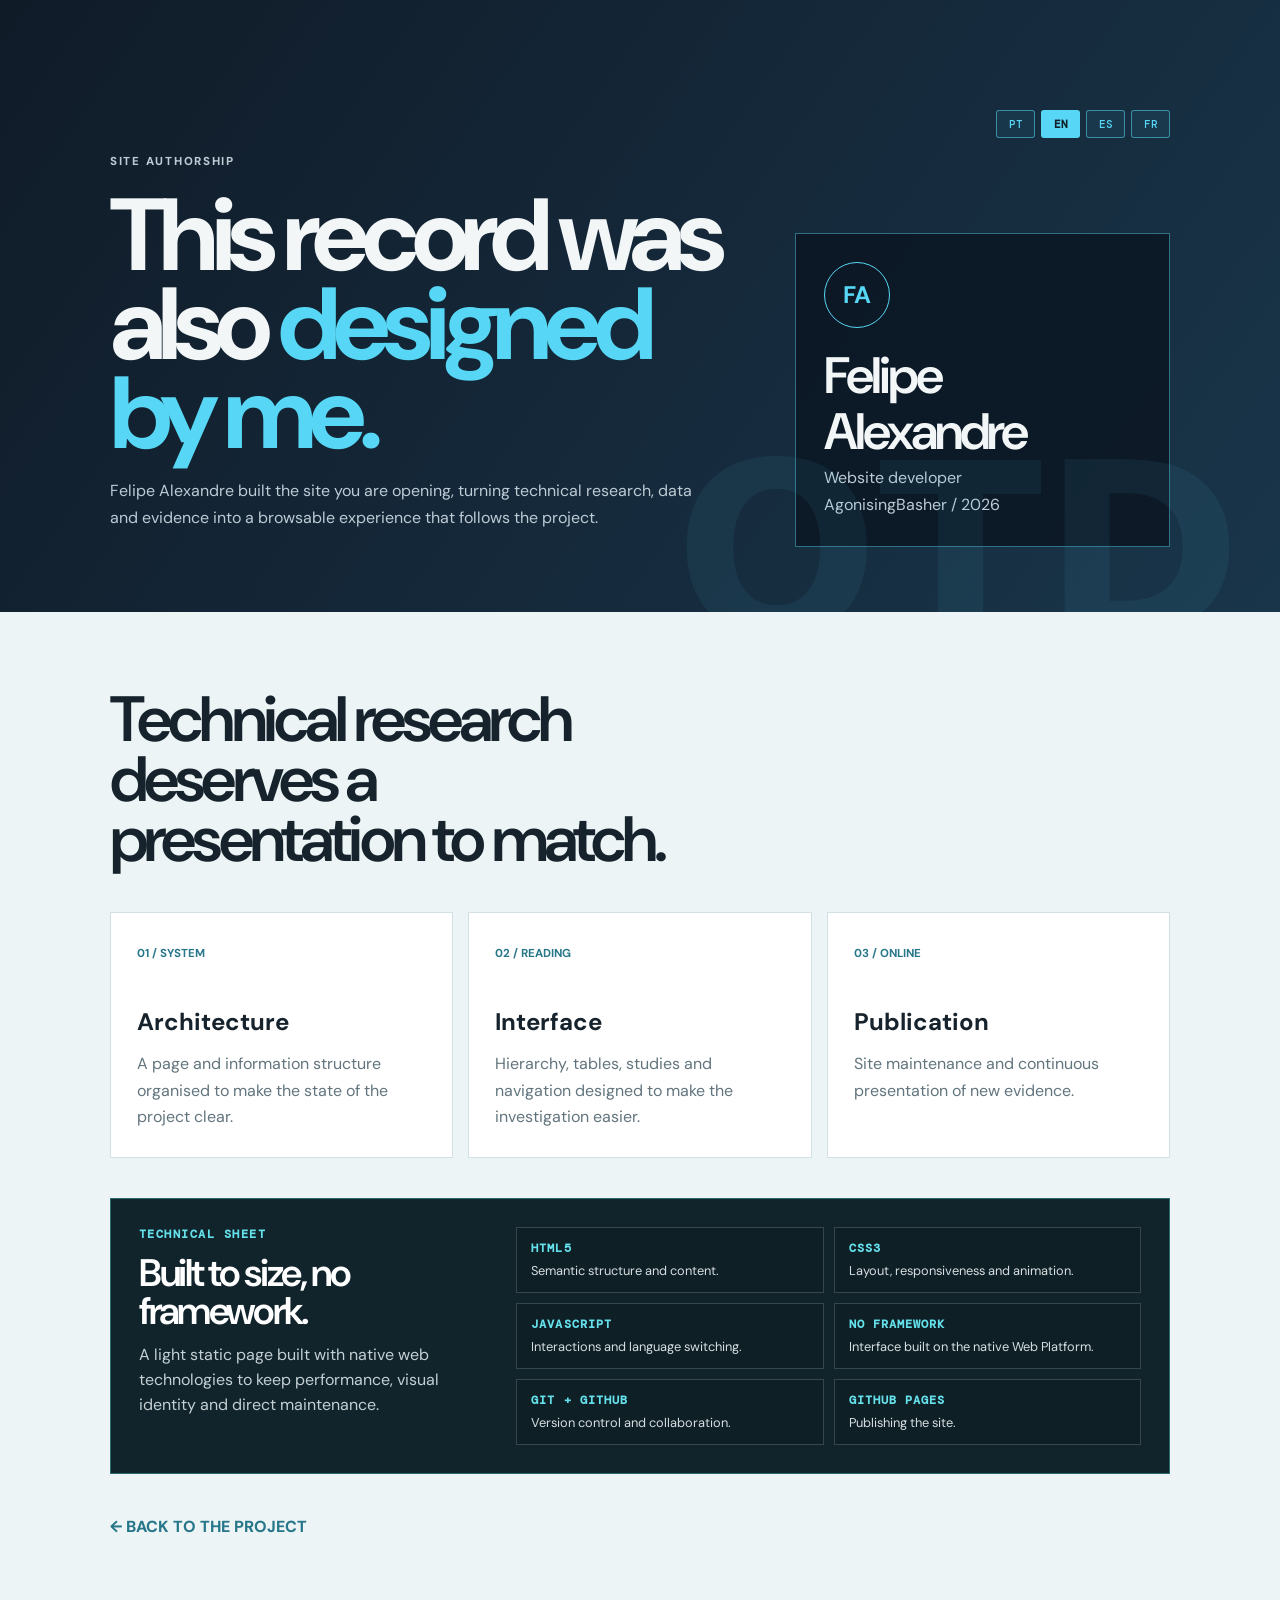
<file: docs/site-development.html>
<!doctype html>
<html lang="pt-BR">
<head>
<meta charset="utf-8">
<meta name="viewport" content="width=device-width,initial-scale=1">
<meta name="description" content="Autoria do site técnico do projeto Ocarina of Time para Nintendo DSi: arquitetura, interface e publicação.">
<title>Desenvolvido por Felipe Alexandre</title>
<link rel="stylesheet" href="oot.css">
<style>body{margin:0;background:#101820;color:#f2f6f7;font-family:var(--sans,system-ui)}.wrap{width:min(1060px,calc(100% - 48px));margin:auto}.hero{padding:96px 0 65px;background:linear-gradient(125deg,#101b28,#19354a);position:relative;overflow:hidden}.hero:after{content:"OTD";position:absolute;right:3%;bottom:-60px;color:#57d7f512;font:900 15rem/1 system-ui}.grid{position:relative;display:grid;grid-template-columns:1.25fr .75fr;gap:60px;align-items:end}.tag{color:#57d7f5;font-size:.72rem;font-weight:800;letter-spacing:.15em}.hero h1{font-size:clamp(3.4rem,8vw,7rem);line-height:.87;letter-spacing:-.07em;margin:20px 0}.hero h1 span{color:#57d7f5}.hero p{max-width:55ch;color:#bdcbd5}.seal{padding:28px;border:1px solid #57d7f575;background:#0b1623d9}.seal b{display:grid;place-items:center;width:66px;height:66px;border:1px solid #57d7f5;border-radius:50%;color:#57d7f5;font-size:1.5rem}.seal h2{margin:20px 0 5px}.seal p{margin:0}.body{padding:78px 0;background:#edf4f5;color:#16232d}.body h2{max-width:13ch;font-size:clamp(2.3rem,5vw,4.5rem);line-height:.94;margin:0}.cards{display:grid;grid-template-columns:repeat(3,1fr);gap:15px;margin-top:42px}.card{padding:26px;background:#fff;border:1px solid #d1e0e3}.card b{color:#27768a;font-size:.72rem}.card h3{font-size:1.5rem;margin:36px 0 10px}.card p{margin:0;color:#62747d}.back{display:inline-block;margin-top:40px;color:#27768a;font-weight:800;text-decoration:none}@media(max-width:720px){.grid,.cards{grid-template-columns:1fr}}</style>
<style>.tech{display:grid;grid-template-columns:.72fr 1.28fr;gap:26px;margin:40px 0 0;padding:28px;border:1px solid #53d8e066;background:#11242c;color:#f4f3ed}.tech-label{margin:0 0 12px;color:#65e1ec;font:600 .72rem var(--mono,monospace);letter-spacing:.13em}.tech h2{margin:0;color:#fff;font-size:clamp(1.65rem,3vw,2.5rem);line-height:1}.tech-copy{margin:13px 0 0;color:#c4d0d3;line-height:1.55}.tech-grid{display:grid;grid-template-columns:repeat(2,minmax(0,1fr));gap:10px}.tech-item{padding:13px 14px;border:1px solid #ffffff2c;background:#00000024}.tech-item b{display:block;color:#65e1ec;font:600 .72rem var(--mono,monospace);letter-spacing:.09em}.tech-item span{display:block;margin-top:6px;color:#d5dfe1;font-size:.8rem;line-height:1.35}@media(max-width:700px){.tech,.tech-grid{grid-template-columns:1fr}}</style>
<style>.topbar{display:flex;justify-content:flex-end;padding:14px 0;position:relative;z-index:2}.page-lang{display:inline-flex;gap:6px}.page-lang button{min-width:39px;padding:6px 8px;border:1px solid #57d7f588;border-radius:3px;background:#57d7f510;color:#57d7f5;cursor:pointer;font:500 .7rem var(--mono,monospace);transition:background .2s ease,color .2s ease}.page-lang button:hover{background:#57d7f5;color:#10212a}.page-lang button[aria-pressed="true"]{background:#57d7f5;color:#10212a;font-weight:700}.page-lang button:focus-visible{outline:2px solid #57d7f5;outline-offset:3px}</style>
</head>
<body>
<section class="hero">
  <div class="wrap">
    <div class="topbar">
      <span class="page-lang" role="group" aria-label="Trocar idioma" data-i18n-aria-label="langGroup">
        <button type="button" data-lang-option="pt-BR" lang="pt" aria-pressed="true">PT</button>
        <button type="button" data-lang-option="en" lang="en" aria-pressed="false">EN</button>
        <button type="button" data-lang-option="es" lang="es" aria-pressed="false">ES</button>
        <button type="button" data-lang-option="fr" lang="fr" aria-pressed="false">FR</button>
      </span>
    </div>
  </div>
  <div class="wrap grid">
    <div>
      <p class="tag" data-i18n="sdTag">AUTORIA DO WEBSITE</p>
      <h1 data-i18n="sdTitle">Este registro também foi <span>projetado por mim.</span></h1>
      <p data-i18n="sdLead">Felipe Alexandre desenvolveu o site que você está abrindo, transformando pesquisa técnica, dados e evidências em uma experiência navegável para acompanhar o projeto.</p>
    </div>
    <aside class="seal">
      <b>FA</b>
      <h2>Felipe Alexandre</h2>
      <p><span data-i18n="sdRole">Desenvolvedor do website</span><br>AgonisingBasher / 2026</p>
    </aside>
  </div>
</section>
<main class="body">
  <div class="wrap">
    <h2 data-i18n="sdHeading">Pesquisa técnica merece uma apresentação à altura.</h2>
    <div class="cards">
      <article class="card">
        <b data-i18n="sdCardOneTag">01 / SISTEMA</b>
        <h3 data-i18n="sdCardOneTitle">Arquitetura</h3>
        <p data-i18n="sdCardOneText">Estrutura de páginas e informações organizada para deixar o estado do projeto claro.</p>
      </article>
      <article class="card">
        <b data-i18n="sdCardTwoTag">02 / LEITURA</b>
        <h3 data-i18n="sdCardTwoTitle">Interface</h3>
        <p data-i18n="sdCardTwoText">Hierarquia, tabelas, estudos e navegação pensados para facilitar a investigação.</p>
      </article>
      <article class="card">
        <b data-i18n="sdCardThreeTag">03 / ONLINE</b>
        <h3 data-i18n="sdCardThreeTitle">Publicação</h3>
        <p data-i18n="sdCardThreeText">Manutenção do site e apresentação contínua de novas evidências.</p>
      </article>
    </div>
    <section class="tech">
      <div>
        <p class="tech-label" data-i18n="sdTechLabel">FICHA TÉCNICA</p>
        <h2 data-i18n="sdTechTitle">Feito sob medida, sem framework.</h2>
        <p class="tech-copy" data-i18n="sdTechCopy">Página estática leve, construída com tecnologias nativas da web para manter desempenho, identidade visual e manutenção direta.</p>
      </div>
      <div class="tech-grid">
        <div class="tech-item"><b>HTML5</b><span data-i18n="sdTechHtml">Estrutura semântica e conteúdo.</span></div>
        <div class="tech-item"><b>CSS3</b><span data-i18n="sdTechCss">Layout, responsividade e animações.</span></div>
        <div class="tech-item"><b>JAVASCRIPT</b><span data-i18n="sdTechJs">Interações e troca de idiomas.</span></div>
        <div class="tech-item"><b data-i18n="sdTechNoFrameworkName">SEM FRAMEWORK</b><span data-i18n="sdTechNoFramework">Interface feita com Web Platform nativa.</span></div>
        <div class="tech-item"><b>GIT + GITHUB</b><span data-i18n="sdTechGit">Versionamento e colaboração.</span></div>
        <div class="tech-item"><b>GITHUB PAGES</b><span data-i18n="sdTechPages">Publicação do site.</span></div>
      </div>
    </section>
    <a class="back" href="index.html" data-i18n="sdBack">← VOLTAR AO PROJETO</a>
  </div>
</main>
<script>
window.pageTranslations = {
  "pt-BR": {
    titulo: "Desenvolvido por Felipe Alexandre",
    descricao: "Autoria do site técnico do projeto Ocarina of Time para Nintendo DSi: arquitetura, interface e publicação.",
    langGroup: "Trocar idioma",
    sdTag: "AUTORIA DO WEBSITE",
    sdTitle: "Este registro também foi <span>projetado por mim.</span>",
    sdLead: "Felipe Alexandre desenvolveu o site que você está abrindo, transformando pesquisa técnica, dados e evidências em uma experiência navegável para acompanhar o projeto.",
    sdRole: "Desenvolvedor do website",
    sdHeading: "Pesquisa técnica merece uma apresentação à altura.",
    sdCardOneTag: "01 / SISTEMA",
    sdCardOneTitle: "Arquitetura",
    sdCardOneText: "Estrutura de páginas e informações organizada para deixar o estado do projeto claro.",
    sdCardTwoTag: "02 / LEITURA",
    sdCardTwoTitle: "Interface",
    sdCardTwoText: "Hierarquia, tabelas, estudos e navegação pensados para facilitar a investigação.",
    sdCardThreeTag: "03 / ONLINE",
    sdCardThreeTitle: "Publicação",
    sdCardThreeText: "Manutenção do site e apresentação contínua de novas evidências.",
    sdTechLabel: "FICHA TÉCNICA",
    sdTechTitle: "Feito sob medida, sem framework.",
    sdTechCopy: "Página estática leve, construída com tecnologias nativas da web para manter desempenho, identidade visual e manutenção direta.",
    sdTechHtml: "Estrutura semântica e conteúdo.",
    sdTechCss: "Layout, responsividade e animações.",
    sdTechJs: "Interações e troca de idiomas.",
    sdTechNoFrameworkName: "SEM FRAMEWORK",
    sdTechNoFramework: "Interface feita com Web Platform nativa.",
    sdTechGit: "Versionamento e colaboração.",
    sdTechPages: "Publicação do site.",
    sdBack: "← VOLTAR AO PROJETO"
  },
  en: {
    titulo: "Designed by Felipe Alexandre",
    descricao: "Authorship of the technical site for the Ocarina of Time Nintendo DSi project: architecture, interface and publication.",
    langGroup: "Change language",
    sdTag: "SITE AUTHORSHIP",
    sdTitle: "This record was also <span>designed by me.</span>",
    sdLead: "Felipe Alexandre built the site you are opening, turning technical research, data and evidence into a browsable experience that follows the project.",
    sdRole: "Website developer",
    sdHeading: "Technical research deserves a presentation to match.",
    sdCardOneTag: "01 / SYSTEM",
    sdCardOneTitle: "Architecture",
    sdCardOneText: "A page and information structure organised to make the state of the project clear.",
    sdCardTwoTag: "02 / READING",
    sdCardTwoTitle: "Interface",
    sdCardTwoText: "Hierarchy, tables, studies and navigation designed to make the investigation easier.",
    sdCardThreeTag: "03 / ONLINE",
    sdCardThreeTitle: "Publication",
    sdCardThreeText: "Site maintenance and continuous presentation of new evidence.",
    sdTechLabel: "TECHNICAL SHEET",
    sdTechTitle: "Built to size, no framework.",
    sdTechCopy: "A light static page built with native web technologies to keep performance, visual identity and direct maintenance.",
    sdTechHtml: "Semantic structure and content.",
    sdTechCss: "Layout, responsiveness and animation.",
    sdTechJs: "Interactions and language switching.",
    sdTechNoFrameworkName: "NO FRAMEWORK",
    sdTechNoFramework: "Interface built on the native Web Platform.",
    sdTechGit: "Version control and collaboration.",
    sdTechPages: "Publishing the site.",
    sdBack: "← BACK TO THE PROJECT"
  },
  es: {
    titulo: "Diseñado por Felipe Alexandre",
    descricao: "Autoría del sitio técnico del proyecto Ocarina of Time para Nintendo DSi: arquitectura, interfaz y publicación.",
    langGroup: "Cambiar idioma",
    sdTag: "AUTORÍA DEL SITIO",
    sdTitle: "Este registro también lo <span>diseñé yo.</span>",
    sdLead: "Felipe Alexandre desarrolló el sitio que estás abriendo, convirtiendo la investigación técnica, los datos y las evidencias en una experiencia navegable para seguir el proyecto.",
    sdRole: "Desarrollador del sitio web",
    sdHeading: "La investigación técnica merece una presentación a la altura.",
    sdCardOneTag: "01 / SISTEMA",
    sdCardOneTitle: "Arquitectura",
    sdCardOneText: "Estructura de páginas e información organizada para dejar claro el estado del proyecto.",
    sdCardTwoTag: "02 / LECTURA",
    sdCardTwoTitle: "Interfaz",
    sdCardTwoText: "Jerarquía, tablas, estudios y navegación pensados para facilitar la investigación.",
    sdCardThreeTag: "03 / EN LÍNEA",
    sdCardThreeTitle: "Publicación",
    sdCardThreeText: "Mantenimiento del sitio y presentación continua de nuevas evidencias.",
    sdTechLabel: "FICHA TÉCNICA",
    sdTechTitle: "Hecho a medida, sin framework.",
    sdTechCopy: "Página estática ligera, construida con tecnologías nativas de la web para mantener el rendimiento, la identidad visual y un mantenimiento directo.",
    sdTechHtml: "Estructura semántica y contenido.",
    sdTechCss: "Diseño, capacidad de respuesta y animaciones.",
    sdTechJs: "Interacciones y cambio de idioma.",
    sdTechNoFrameworkName: "SIN FRAMEWORK",
    sdTechNoFramework: "Interfaz hecha con la Web Platform nativa.",
    sdTechGit: "Control de versiones y colaboración.",
    sdTechPages: "Publicación del sitio.",
    sdBack: "← VOLVER AL PROYECTO"
  },
  fr: {
    titulo: "Conçu par Felipe Alexandre",
    descricao: "Autorie du site technique du projet Ocarina of Time pour Nintendo DSi : architecture, interface et publication.",
    langGroup: "Changer de langue",
    sdTag: "AUTEUR DU SITE",
    sdTitle: "Ce registre a aussi été <span>conçu par moi.</span>",
    sdLead: "Felipe Alexandre a développé le site que vous ouvrez, transformant la recherche technique, les données et les preuves en une expérience navigable pour suivre le projet.",
    sdRole: "Développeur du site",
    sdHeading: "La recherche technique mérite une présentation à la hauteur.",
    sdCardOneTag: "01 / SYSTÈME",
    sdCardOneTitle: "Architecture",
    sdCardOneText: "Une structure de pages et d'informations organisée pour rendre l'état du projet clair.",
    sdCardTwoTag: "02 / LECTURE",
    sdCardTwoTitle: "Interface",
    sdCardTwoText: "Hiérarchie, tableaux, études et navigation pensés pour faciliter l'investigation.",
    sdCardThreeTag: "03 / EN LIGNE",
    sdCardThreeTitle: "Publication",
    sdCardThreeText: "Maintenance du site et présentation continue de nouvelles preuves.",
    sdTechLabel: "FICHE TECHNIQUE",
    sdTechTitle: "Fait sur mesure, sans framework.",
    sdTechCopy: "Page statique légère, construite avec les technologies natives du web pour conserver les performances, l'identité visuelle et une maintenance directe.",
    sdTechHtml: "Structure sémantique et contenu.",
    sdTechCss: "Mise en page, adaptabilité et animations.",
    sdTechJs: "Interactions et changement de langue.",
    sdTechNoFrameworkName: "SANS FRAMEWORK",
    sdTechNoFramework: "Interface réalisée avec la Web Platform native.",
    sdTechGit: "Versionnement et collaboration.",
    sdTechPages: "Publication du site.",
    sdBack: "← RETOUR AU PROJET"
  }
};
</script>
<script src="idioma-pagina.js"></script>
</body>
</html>
</file>
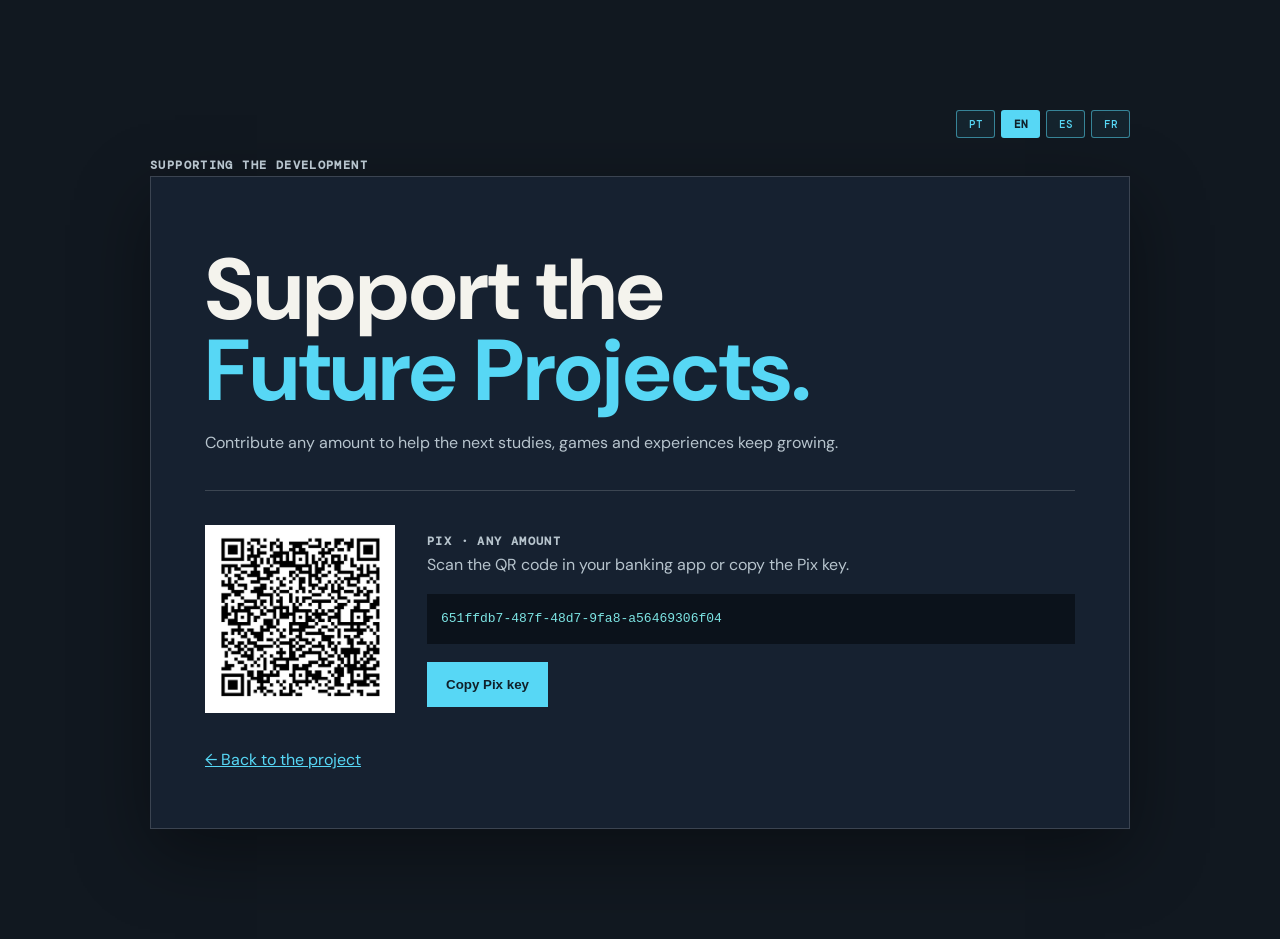
<file: docs/support.html>
<!doctype html>
<html lang="pt-BR">
<head>
<meta charset="utf-8">
<meta name="viewport" content="width=device-width,initial-scale=1">
<meta name="description" content="Apoie com qualquer valor os próximos estudos, jogos e experiências de AgonisingBasher. Chave Pix com valor livre.">
<title>Apoiar os Futuros Projetos — AgonisingBasher</title>
<link rel="stylesheet" href="oot.css">
<style>.support{min-height:100vh;padding:110px 0;background:#111820;color:#f4f3ed}.container{width:min(980px,calc(100% - 48px));margin:auto}.card{padding:clamp(26px,5vw,54px);border:1px solid #ffffff28;background:#162130;box-shadow:0 24px 70px #0006}.eyebrow{color:#57d7f5;font-size:.72rem;font-weight:800;letter-spacing:.12em}.support h1{font-size:clamp(2.8rem,7vw,5.4rem);line-height:.94;margin:18px 0}.support h1 span{color:#57d7f5}.support p{max-width:58ch;color:#b7c4cd;line-height:1.7}.pix{display:grid;grid-template-columns:190px 1fr;gap:32px;align-items:center;margin-top:34px;padding-top:34px;border-top:1px solid #ffffff2a}.pix img{width:190px;padding:10px;background:#fff}.pix code{display:block;padding:14px;background:#0b121b;color:#7de5e4;overflow-wrap:anywhere}.pix button{margin-top:18px;padding:14px 18px;border:1px solid #57d7f5;background:#57d7f5;color:#10212a;font-weight:800;cursor:pointer}.back{display:inline-block;margin-top:34px;color:#57d7f5}@media(max-width:560px){.pix{grid-template-columns:1fr}}</style>
<style>.topbar{display:flex;justify-content:flex-end;margin-bottom:18px}.page-lang{display:inline-flex;gap:6px}.page-lang button{min-width:39px;padding:6px 8px;border:1px solid #57d7f588;border-radius:3px;background:#57d7f510;color:#57d7f5;cursor:pointer;font:500 .7rem var(--mono,monospace)}.page-lang button:hover,.page-lang button[aria-pressed="true"]{background:#57d7f5;color:#10212a}.page-lang button[aria-pressed="true"]{font-weight:700}.page-lang button:focus-visible{outline:2px solid #57d7f5;outline-offset:3px}</style>
</head>
<body>
<main class="support">
  <div class="container">
    <div class="topbar">
      <span class="page-lang" role="group" aria-label="Trocar idioma" data-i18n-aria-label="langGroup">
        <button type="button" data-lang-option="pt-BR" lang="pt" aria-pressed="true">PT</button>
        <button type="button" data-lang-option="en" lang="en" aria-pressed="false">EN</button>
        <button type="button" data-lang-option="es" lang="es" aria-pressed="false">ES</button>
        <button type="button" data-lang-option="fr" lang="fr" aria-pressed="false">FR</button>
      </span>
    </div>
    <p class="eyebrow" data-i18n="suEyebrow">APOIO AO DESENVOLVIMENTO</p>
    <section class="card">
      <h1 data-i18n="suTitle">Apoiar os<br><span>Futuros Projetos.</span></h1>
      <p data-i18n="suLead">Contribua com qualquer valor para ajudar os próximos estudos, jogos e experiências a continuarem crescendo.</p>
      <div class="pix">
        <img src="assets/pix-support-qr.png" alt="QR Code Pix para apoiar os futuros projetos" data-i18n-alt="suQrAlt">
        <div>
          <p class="eyebrow" data-i18n="suPixTag">PIX · VALOR LIVRE</p>
          <p data-i18n="suPixText">Escaneie o QR Code no app do seu banco ou copie a chave Pix.</p>
          <code id="chave-pix">651ffdb7-487f-48d7-9fa8-a56469306f04</code>
          <button type="button" id="copiar-chave" data-chave="651ffdb7-487f-48d7-9fa8-a56469306f04" data-i18n="suCopy">Copiar chave Pix</button>
        </div>
      </div>
      <a class="back" href="index.html" data-i18n="suBack">← Voltar ao projeto</a>
    </section>
  </div>
</main>
<script>
window.pageTranslations = {
  "pt-BR": {
    titulo: "Apoiar os Futuros Projetos — AgonisingBasher",
    descricao: "Apoie com qualquer valor os próximos estudos, jogos e experiências de AgonisingBasher. Chave Pix com valor livre.",
    langGroup: "Trocar idioma",
    suEyebrow: "APOIO AO DESENVOLVIMENTO",
    suTitle: "Apoiar os<br><span>Futuros Projetos.</span>",
    suLead: "Contribua com qualquer valor para ajudar os próximos estudos, jogos e experiências a continuarem crescendo.",
    suQrAlt: "QR Code Pix para apoiar os futuros projetos",
    suPixTag: "PIX · VALOR LIVRE",
    suPixText: "Escaneie o QR Code no app do seu banco ou copie a chave Pix.",
    suCopy: "Copiar chave Pix",
    suCopied: "Chave copiada ✓",
    suBack: "← Voltar ao projeto"
  },
  en: {
    titulo: "Support the Future Projects — AgonisingBasher",
    descricao: "Support the next studies, games and experiences by AgonisingBasher with any amount. Pix key, free value.",
    langGroup: "Change language",
    suEyebrow: "SUPPORTING THE DEVELOPMENT",
    suTitle: "Support the<br><span>Future Projects.</span>",
    suLead: "Contribute any amount to help the next studies, games and experiences keep growing.",
    suQrAlt: "Pix QR code to support the future projects",
    suPixTag: "PIX · ANY AMOUNT",
    suPixText: "Scan the QR code in your banking app or copy the Pix key.",
    suCopy: "Copy Pix key",
    suCopied: "Key copied ✓",
    suBack: "← Back to the project"
  },
  es: {
    titulo: "Apoyar los Futuros Proyectos — AgonisingBasher",
    descricao: "Apoya con cualquier valor los próximos estudios, juegos y experiencias de AgonisingBasher. Clave Pix con valor libre.",
    langGroup: "Cambiar idioma",
    suEyebrow: "APOYO AL DESARROLLO",
    suTitle: "Apoyar los<br><span>Futuros Proyectos.</span>",
    suLead: "Contribuye con cualquier valor para ayudar a que los próximos estudios, juegos y experiencias sigan creciendo.",
    suQrAlt: "Código QR Pix para apoyar los futuros proyectos",
    suPixTag: "PIX · VALOR LIBRE",
    suPixText: "Escanea el código QR en la app de tu banco o copia la clave Pix.",
    suCopy: "Copiar clave Pix",
    suCopied: "Clave copiada ✓",
    suBack: "← Volver al proyecto"
  },
  fr: {
    titulo: "Soutenir les Futurs Projets — AgonisingBasher",
    descricao: "Soutenez les prochaines études, jeux et expériences d'AgonisingBasher avec le montant de votre choix. Clé Pix, montant libre.",
    langGroup: "Changer de langue",
    suEyebrow: "SOUTIEN AU DÉVELOPPEMENT",
    suTitle: "Soutenir les<br><span>Futurs Projets.</span>",
    suLead: "Contribuez avec le montant de votre choix pour aider les prochaines études, jeux et expériences à continuer de grandir.",
    suQrAlt: "QR code Pix pour soutenir les futurs projets",
    suPixTag: "PIX · MONTANT LIBRE",
    suPixText: "Scannez le QR code dans l'application de votre banque ou copiez la clé Pix.",
    suCopy: "Copier la clé Pix",
    suCopied: "Clé copiée ✓",
    suBack: "← Retour au projet"
  }
};
</script>
<script src="idioma-pagina.js"></script>
<script>
(function () {
  "use strict";
  const button = document.getElementById("copiar-chave");
  const code = document.getElementById("chave-pix");
  let language = document.documentElement.lang;
  let timer = null;

  document.addEventListener("page-language-change", (event) => {
    language = event.detail.language;
  });

  function text(key) {
    const content = window.pageTranslations[language] || window.pageTranslations["pt-BR"];
    return content[key];
  }

  function fallbackCopy(value) {
    const area = document.createElement("textarea");
    area.value = value;
    area.setAttribute("readonly", "");
    area.style.position = "fixed";
    area.style.opacity = "0";
    document.body.appendChild(area);
    area.select();
    try {
      document.execCommand("copy");
    } catch (error) {
      area.blur();
    }
    document.body.removeChild(area);
  }

  button.addEventListener("click", () => {
    const value = button.dataset.chave;
    if (navigator.clipboard && navigator.clipboard.writeText) {
      navigator.clipboard.writeText(value).catch(() => fallbackCopy(value));
    } else {
      fallbackCopy(value);
    }
    button.textContent = text("suCopied");
    clearTimeout(timer);
    timer = setTimeout(() => {
      button.textContent = text("suCopy");
    }, 2500);
  });
})();
</script>
</body>
</html>
</file>
<file: docs/oot.css>
@import url("https://fonts.googleapis.com/css2?family=DM+Mono:wght@400;500&family=DM+Sans:wght@400;500;600;700;800&display=swap");

:root {
  color-scheme: light;
  --ink: #17212a;
  --paper: #f2f6f7;
  --muted: #707c81;
  --line: #dae3e6;
  --cyan: #57d7f5;
  --green: #236d87;
  --mono: "DM Mono", "Courier New", monospace;
  --sans: "DM Sans", "Segoe UI", sans-serif;
}

* { box-sizing: border-box; }
html { scroll-behavior: smooth; scroll-padding-top: 76px; }
body { margin: 0; background: var(--paper); color: var(--ink); font-family: var(--sans); line-height: 1.65; }
a { color: inherit; }
a:focus-visible { outline: 3px solid #28bce5; outline-offset: 4px; }
img { max-width: 100%; }
h1, h2, h3, p { margin-top: 0; }
.container { width: min(1120px, calc(100% - 48px)); margin-inline: auto; }
.site-header { position: absolute; z-index: 2; top: 0; right: 0; left: 0; color: #f4f3ed; }
.header-inner, .main-nav, .brand { display: flex; align-items: center; }
.header-inner { min-height: 78px; justify-content: space-between; border-bottom: 1px solid #ffffff20; }
.brand { gap: 10px; color: inherit; font-size: .78rem; font-weight: 800; letter-spacing: .08em; text-decoration: none; }
.brand-mark { display: inline-flex; width: 34px; height: 34px; align-items: center; justify-content: center; border: 1px solid #ffffff62; border-radius: 50%; font-size: 1rem; letter-spacing: -.08em; }
.brand-mark span { color: var(--cyan); }
.brand-light { margin-left: 4px; color: #a8a99f; font-weight: 500; }
.main-nav { gap: 32px; font-size: .83rem; }
.main-nav a { color: #d0d0c9; text-decoration: none; transition: color .2s ease; }
.main-nav a:hover { color: var(--cyan); }
.main-nav .nav-contact { padding: 8px 13px; border: 1px solid #ffffff42; border-radius: 3px; color: #fff; }
.nav-contact span { margin-left: 6px; color: var(--cyan); }
.main-nav .language-toggle { min-width: 39px; padding: 6px 8px; border: 1px solid #57d7f588; border-radius: 3px; background: #57d7f510; color: var(--cyan); cursor: pointer; font: 500 .7rem var(--mono); transition: background .2s ease, color .2s ease; }
.main-nav .language-toggle:hover { background: var(--cyan); color: #10212a; }
.main-nav .language-toggle:focus-visible { outline: 2px solid var(--cyan); outline-offset: 3px; }
/* Os quatro idiomas ficam num grupo so: o nav da 32px entre itens, mas as opcoes
   entre si precisam de um vao proprio, senao o grupo inteiro parece um so botao. */
.language-switch { display: inline-flex; gap: 5px; }
.eyebrow { margin: 0; color: var(--cyan); font: 500 .7rem/1.6 var(--mono); letter-spacing: .09em; text-transform: uppercase; }
.eyebrow-dark { color: #247c98; }
h2 { margin: 10px 0 0; font-size: clamp(2.1rem, 4vw, 3.25rem); font-weight: 600; letter-spacing: -.06em; line-height: 1.1; }
.heading-period { color: #229ac0; }
.section-pad { padding: 105px 0; }
.section-intro { max-width: 345px; margin: 0 0 5px; color: var(--muted); font-size: .9rem; }
.button { display: inline-flex; min-height: 46px; align-items: center; justify-content: center; gap: 14px; padding: 10px 16px; border: 1px solid transparent; border-radius: 3px; font-size: .83rem; font-weight: 700; text-decoration: none; transition: transform .2s ease, background .2s ease; }
.button:hover { transform: translateY(-2px); }
.button-primary { background: var(--cyan); color: #10212a; }
.button-primary:hover { background: #86e8fa; }
.text-link { color: #d6d6ce; font-size: .82rem; text-decoration: none; }
.text-link span { margin-left: 5px; color: var(--cyan); }
.footer-brand { color: #f4f3ed; font-family: var(--sans); font-size: .68rem; }
.footer-brand .brand-mark { width: 29px; height: 29px; }

/* Ocarina of Time DSi page */
.oot-page { --oot-bg: #f4f1e8; --oot-paper: #fbf9f3; --oot-deep: #08140e; --oot-deep-2: #0d2016; --oot-moss: #173427; --oot-gold: #d3b26a; --oot-gold-soft: #ead9a8; --oot-cream: #f3ecdb; --oot-text: #314238; --oot-muted: #5c6b60; --oot-line: #d9ded2; background: var(--oot-bg); color: var(--oot-text); }
.oot-page .brand-mark span { color: var(--oot-gold); }
.oot-page .main-nav a:hover { color: var(--oot-gold); }
.oot-page .nav-contact span { color: var(--oot-gold); }
.oot-page .main-nav .language-toggle { border-color: #d3b26a88; background: #d3b26a10; color: var(--oot-gold); }
.oot-page .main-nav .language-toggle:hover { background: var(--oot-gold); color: #10211a; }
.oot-page .main-nav .language-toggle:focus-visible { outline-color: var(--oot-gold); }
.main-nav .language-toggle[aria-pressed="true"] { border-color: var(--oot-gold); background: var(--oot-gold); color: #10211a; }
.oot-page .button-primary { background: var(--oot-gold); color: #14200f; }
.oot-page .button-primary:hover { background: var(--oot-gold-soft); }
.oot-page .text-link { color: #d6d0bd; }
.oot-page .text-link span { color: var(--oot-gold); }
.oot-page h2 { color: #20342a; }
.oot-page .heading-period { color: var(--oot-gold); }
.oot-page .section-intro { color: var(--oot-muted); }
.oot-page .oot-section-heading { display: flex; align-items: end; justify-content: space-between; gap: 45px; margin-bottom: 44px; }
.oot-page .oot-section-heading .eyebrow { color: #7d6a36; }
.oot-hero { position: relative; overflow: hidden; padding: 146px 0 0; background: radial-gradient(ellipse at 77% 32%, #2d523a59, transparent 48%), linear-gradient(160deg, #0a1710, #07110c 62%); color: var(--oot-cream); }
.oot-hero-grid { position: absolute; inset: 0; background-image: linear-gradient(#d8b76a0e 1px, transparent 1px), linear-gradient(90deg, #d8b76a0e 1px, transparent 1px); background-size: 64px 64px; mask-image: radial-gradient(ellipse at 70% 40%, #000, transparent 74%); }
.oot-hero-inner { position: relative; z-index: 1; display: grid; grid-template-columns: 1.02fr .98fr; align-items: center; gap: 44px; padding-bottom: 52px; }
.oot-breadcrumb { display: inline-flex; align-items: center; gap: 8px; margin-bottom: 28px; color: #c2c6b4; font-size: .76rem; text-decoration: none; }
.oot-breadcrumb span:first-child { color: var(--oot-gold); }
.oot-breadcrumb:hover { color: #fff; }
.oot-eyebrow { color: var(--oot-gold); }
.oot-hero h1 { margin: 20px 0 20px; color: var(--oot-cream); font-size: clamp(3rem, 6.4vw, 5.4rem); font-weight: 600; letter-spacing: -.075em; line-height: .96; }
.oot-hero h1 small { display: block; margin-top: 13px; color: #c8c8b6; font-size: .215em; font-weight: 500; letter-spacing: .015em; }
.oot-period { color: var(--oot-gold); }
.oot-hero-description { max-width: 520px; margin-bottom: 28px; color: #b8c1b4; font-size: 1rem; }
.oot-hero-actions { display: flex; flex-wrap: wrap; align-items: center; gap: 22px; }
.oot-hero-note { display: flex; align-items: center; gap: 9px; margin: 29px 0 0; color: #94a294; font: .57rem/1.7 var(--mono); letter-spacing: .06em; }
.oot-hero-note > span:first-child { flex: 0 0 auto; color: var(--oot-gold); }
.oot-hero-art { position: relative; display: grid; min-height: 400px; place-items: center; }
.oot-art-orbit { position: absolute; width: 330px; height: 330px; border: 1px solid #d3b26a2e; border-radius: 50%; }
.oot-art-orbit-two { width: 430px; height: 430px; border-color: #f3ecdb12; }
.oot-art-compass { position: absolute; top: 14px; right: 30px; color: var(--oot-gold); font-size: 1.7rem; }
.oot-composition { position: relative; z-index: 1; display: flex; width: min(100%, 300px); flex-direction: column; gap: 9px; padding: 14px; border: 1px solid #d3b26a52; background: #08130de6; box-shadow: 0 30px 80px #0009; transform: rotate(-1.5deg); }
.oot-comp-screen { position: relative; display: grid; gap: 6px; padding: 12px; border: 1px solid #e7d29b3d; background: linear-gradient(135deg, #12291d, #0a1710); }
.oot-comp-top { align-content: center; aspect-ratio: 4 / 3; }
.oot-comp-bottom { background: #0b1a12; }
.oot-comp-label { color: var(--oot-gold); font: .49rem var(--mono); letter-spacing: .12em; }
.oot-comp-code { color: #9db3a3; font: .51rem var(--mono); letter-spacing: .03em; }
.oot-comp-room { color: #e7d29b; font: .54rem var(--mono); letter-spacing: .02em; }
.oot-comp-wire { height: 64px; margin: 8px 0; border: 1px solid #d3b26a26; background-image: linear-gradient(#d3b26a1f 1px, transparent 1px), linear-gradient(90deg, #d3b26a1f 1px, transparent 1px); background-size: 18px 18px; }
.oot-comp-bars { display: flex; height: 25px; align-items: end; gap: 4px; }
.oot-comp-bars i { flex: 1; height: 35%; background: #d3b26a59; }
.oot-comp-bars i:nth-child(2) { height: 62%; }
.oot-comp-bars i:nth-child(3) { height: 45%; }
.oot-comp-bars i:nth-child(4) { height: 78%; }
.oot-comp-bars i:nth-child(5) { height: 55%; }
.oot-comp-bars i:nth-child(6) { height: 90%; }
.oot-art-coordinate { position: absolute; bottom: 18px; left: 6px; color: #7f8f80; font: .54rem var(--mono); letter-spacing: .05em; }
.oot-hero-footer { position: relative; z-index: 1; display: flex; min-height: 64px; align-items: center; justify-content: space-between; gap: 16px; border-top: 1px solid #f3ecdb1f; color: #8b9a8c; font: .56rem var(--mono); letter-spacing: .08em; }
.oot-hero-footer a { color: #d6d0bd; text-decoration: none; }
.oot-hero-footer a span { margin-left: 7px; color: var(--oot-gold); }
.oot-intro { background: var(--oot-bg); }
.oot-intro-grid { display: grid; grid-template-columns: 1.04fr .96fr; align-items: start; gap: 58px; }
.oot-intro-copy p { color: #54655a; font-size: .9rem; }
.oot-intro-copy em { color: #2f4636; font-style: normal; font-weight: 600; }
.oot-fact-grid { display: grid; grid-template-columns: repeat(2, 1fr); gap: 1px; margin-top: 30px; border: 1px solid var(--oot-line); background: var(--oot-line); }
.oot-fact { display: flex; flex-direction: column; gap: 4px; padding: 17px; background: var(--oot-paper); }
.oot-fact-value { color: #2f4636; font: 500 1.75rem/1 var(--mono); letter-spacing: -.04em; }
.oot-fact-label { color: #7d6a36; font: .54rem var(--mono); letter-spacing: .08em; }
.oot-fact-note { color: #5c6b60; font-size: .68rem; }
.oot-capture { margin: 0; }
.oot-capture a { display: block; border: 1px solid #c9c4b3; background: #0b1711; }
.oot-capture img { display: block; width: 100%; height: auto; max-height: 560px; object-fit: contain; }
.oot-capture figcaption { display: grid; gap: 7px; padding: 13px 2px 0; color: #5c6b60; font-size: .7rem; }
.oot-capture-tag { color: #7d6a36; font: .54rem var(--mono); letter-spacing: .08em; }
.oot-concept { max-width: 940px; margin: 46px auto 0; }
.oot-concept img { display: block; width: 100%; height: auto; border: 1px solid #7d6a3640; }
.oot-concept figcaption { display: grid; gap: 6px; padding: 12px 2px 0; color: #5c6b60; font-size: .7rem; }
.oot-concept-tag { color: #74622f; font: .54rem var(--mono); letter-spacing: .08em; }
.oot-concept-dark img { border-color: #d3b26a40; }
.oot-challenge .oot-concept figcaption { color: #a5b3a6; }
.oot-challenge .oot-concept-tag { color: var(--oot-gold); }
.oot-challenge { background: var(--oot-deep-2); color: var(--oot-cream); }
.oot-challenge .eyebrow, .oot-gallery .eyebrow, .oot-next .eyebrow { color: var(--oot-gold); }
.oot-challenge h2, .oot-gallery h2, .oot-next h2 { color: var(--oot-cream); }
.oot-challenge .section-intro, .oot-gallery .section-intro, .oot-next .section-intro { color: #a5b3a6; }
.oot-challenge-grid { display: grid; grid-template-columns: repeat(3, minmax(0, 1fr)); gap: 14px; }
.oot-challenge-card { padding: 24px; border: 1px solid #d3b26a26; background: #0f2419; }
.oot-card-number { color: var(--oot-gold); font: .6rem var(--mono); letter-spacing: .08em; }
.oot-challenge-card h3 { margin: 30px 0 8px; color: var(--oot-cream); font-size: 1.1rem; font-weight: 600; letter-spacing: -.03em; }
.oot-challenge-card p { margin: 0; color: #a9b6aa; font-size: .8rem; }
.oot-caveat { margin: 28px 0 0; padding: 16px 19px; border-left: 3px solid var(--oot-gold); background: #f0ead9; color: #5b6a5f; font-size: .8rem; }
.oot-caveat strong { color: #2f4636; }
.oot-challenge .oot-caveat { background: #0b1a12; color: #b7c2b6; }
.oot-challenge .oot-caveat strong { color: var(--oot-gold-soft); }
.oot-state { background: var(--oot-paper); }
.oot-state-grid { display: grid; grid-template-columns: repeat(3, minmax(0, 1fr)); gap: 14px; }
.oot-state-column { padding: 22px; border: 1px solid var(--oot-line); background: #f7f4ec; }
.oot-state-done { border-top: 3px solid #4f7a4d; }
.oot-state-partial { border-top: 3px solid #b58a3e; }
.oot-state-missing { border-top: 3px solid #9a7a72; }
.oot-state-heading { display: flex; align-items: center; gap: 9px; }
.oot-state-dot { width: 7px; height: 7px; flex: 0 0 7px; border-radius: 50%; background: #4f7a4d; }
.oot-state-partial .oot-state-dot { background: #b58a3e; }
.oot-state-missing .oot-state-dot { background: #9a7a72; }
.oot-state-column h3 { margin: 0; color: #2f4636; font-size: .97rem; font-weight: 600; letter-spacing: -.02em; }
.oot-state-column ul { display: grid; gap: 8px; margin: 16px 0 0; padding-left: 17px; color: #5f6e63; font-size: .77rem; }
.oot-state-column li::marker { color: #a8986b; }
.oot-state-note { margin: 22px 0 0; color: #5c6b60; font-size: .73rem; }
.oot-fronts { background: #e9eee4; }
.oot-fronts-grid { display: grid; grid-template-columns: repeat(2, minmax(0, 1fr)); gap: 18px; }
.oot-front-card { padding: 28px; border: 1px solid #cfd8c9; background: #f8faf4; }
.oot-front-tag { display: inline-block; padding: 4px 8px; border: 1px solid #d3b26a66; color: #7d6a36; font: .53rem var(--mono); letter-spacing: .04em; }
.oot-front-card h3 { margin: 20px 0 8px; color: #24382c; font-size: 1.35rem; font-weight: 600; letter-spacing: -.04em; }
.oot-front-card p { color: #65746a; font-size: .82rem; }
.oot-front-card ul { display: grid; gap: 7px; margin: 16px 0 0; padding-left: 17px; color: #55655a; font-size: .77rem; }
.oot-origins { margin-top: 44px; }
.oot-origins h3, .oot-subheading { margin: 0 0 10px; color: #24382c; font-size: 1.1rem; font-weight: 600; letter-spacing: -.03em; }
.oot-subheading { margin-top: 36px; }
.oot-table-wrap { overflow-x: auto; margin-top: 14px; border: 1px solid var(--oot-line); background: var(--oot-paper); }
.oot-table-wrap:focus-visible { outline: 3px solid #28bce5; outline-offset: 3px; }
.oot-table-hint { display: none; margin: 0 0 8px; color: #5c6b60; font: .66rem var(--mono); letter-spacing: .02em; }
.oot-table { width: 100%; min-width: 640px; border-collapse: collapse; font-size: .75rem; }
.oot-table caption { padding: 12px 14px; color: #5c6b60; font-size: .66rem; text-align: left; }
.oot-table th, .oot-table td { padding: 12px 14px; border-top: 1px solid var(--oot-line); text-align: left; vertical-align: top; }
.oot-table thead th { background: #ece8db; color: #5b5235; font: .54rem var(--mono); letter-spacing: .07em; text-transform: uppercase; }
.oot-table tbody th { color: #2f4636; font-weight: 600; }
.oot-table tbody tr:nth-child(even) { background: #f6f3ea; }
.oot-table code { color: #4c5f43; font: .72rem var(--mono); }
.oot-small-note { margin: 18px 0 0; color: #5c6b60; font-size: .72rem; }
.oot-small-note a { color: #5c6f3b; }
.oot-studies { background: var(--oot-bg); }
.oot-studies-list { display: grid; gap: 10px; }
.oot-study { border: 1px solid var(--oot-line); background: var(--oot-paper); }
.oot-study summary { display: flex; align-items: center; gap: 16px; padding: 18px 20px; color: #24382c; cursor: pointer; font-size: .9rem; font-weight: 600; list-style: none; }
.oot-study summary::-webkit-details-marker { display: none; }
.oot-study summary::after { margin-left: auto; color: #7d6a36; content: "+"; font: 1rem var(--mono); }
.oot-study[open] summary::after { content: "−"; }
.oot-study summary:focus-visible { outline: 3px solid #28bce5; outline-offset: -3px; }
.oot-study-id { color: #7d6a36; font: .54rem var(--mono); letter-spacing: .05em; white-space: nowrap; }
.oot-study-grid { display: grid; grid-template-columns: 130px 1fr; margin: 0; padding: 2px 20px 20px; }
.oot-study-grid dt { padding: 10px 0; border-top: 1px solid #e6e2d6; color: #7d6a36; font: .54rem var(--mono); letter-spacing: .08em; text-transform: uppercase; }
.oot-study-grid dd { margin: 0; padding: 10px 0 10px 16px; border-top: 1px solid #e6e2d6; color: #56665b; font-size: .78rem; }
.oot-gallery { background: var(--oot-deep); color: var(--oot-cream); }
.oot-gallery-grid { display: grid; grid-template-columns: repeat(3, minmax(0, 1fr)); gap: 16px; }
.oot-gallery-wide { grid-column: 1 / -1; }
.oot-gallery-item { margin: 0; padding: 10px; border: 1px solid #d3b26a24; background: #0b1a12; }
.oot-gallery-item a { display: block; background: #050c08; }
.oot-gallery-item img { display: block; width: 100%; height: 230px; object-fit: contain; }
.oot-gallery-wide img { height: min(64vw, 520px); }
.oot-gallery-item figcaption { display: grid; gap: 6px; padding: 11px 4px 3px; color: #9caa9d; font-size: .7rem; }
.oot-gallery-tag { color: var(--oot-gold); font: .51rem var(--mono); letter-spacing: .07em; }
.oot-gallery-tag span { color: #e19a7e; }
.oot-gallery .oot-small-note { color: #8b9a8c; }
.oot-gallery .oot-small-note a { color: var(--oot-gold); }
.oot-performance { background: var(--oot-paper); }
.oot-table-intro { max-width: 680px; margin: 0 0 4px; color: #5c6b60; font-size: .78rem; }
.oot-performance .oot-table-wrap { margin-top: 10px; }
.oot-history { background: #eef1e8; }
.oot-timeline { position: relative; display: grid; margin: 0; padding: 0; border-left: 1px solid #c9d0c2; list-style: none; }
.oot-timeline li { position: relative; display: grid; grid-template-columns: 92px 74px 1fr auto; align-items: start; gap: 14px; padding: 14px 0 14px 20px; border-bottom: 1px solid #d8ded1; }
.oot-timeline li::before { position: absolute; top: 22px; left: -4px; width: 7px; height: 7px; border-radius: 50%; background: #7d8a76; content: ""; }
.oot-timeline-retraction::before { background: #b58a3e; box-shadow: 0 0 0 3px #b58a3e22; }
.oot-timeline-date, .oot-timeline-id, .oot-timeline-state { color: #5c6b60; font: .54rem var(--mono); letter-spacing: .04em; }
.oot-timeline-id { color: #7d6a36; }
.oot-timeline-state { padding: 3px 6px; border: 1px solid #cbd2c5; color: #526456; }
.oot-timeline li div { display: grid; gap: 3px; }
.oot-timeline strong { color: #2f4636; font-size: .81rem; font-weight: 600; }
.oot-timeline li div span { color: #5c6b60; font-size: .73rem; }
.oot-retractions { margin-top: 52px; }
.oot-retractions h3 { margin: 0 0 8px; color: #24382c; font-size: 1.16rem; font-weight: 600; letter-spacing: -.03em; }
.oot-retraction-grid { display: grid; grid-template-columns: repeat(3, minmax(0, 1fr)); gap: 12px; margin-top: 16px; }
.oot-retraction-card { padding: 15px; border: 1px solid #d5dbcf; background: #f8faf4; }
.oot-retraction-card .oot-gallery-tag { color: #7d6a36; }
.oot-retraction-card p { margin: 8px 0 0; color: #5f6e63; font-size: .72rem; }
.oot-retraction-card p strong { color: #7d6a36; font: .55rem var(--mono); letter-spacing: .06em; text-transform: uppercase; }
.oot-next { background: var(--oot-deep-2); color: var(--oot-cream); }
.oot-next-list { display: grid; grid-template-columns: repeat(2, minmax(0, 1fr)); column-gap: 30px; margin: 0; padding: 0; border-top: 1px solid #d3b26a24; list-style: none; }
.oot-next-list li { position: relative; padding: 15px 0 15px 28px; border-bottom: 1px solid #d3b26a24; color: #b7c2b6; font-size: .79rem; }
.oot-next-list li::before { position: absolute; top: 15px; left: 2px; color: var(--oot-gold); content: "↗"; font-size: .7rem; }
.oot-credits { background: var(--oot-bg); }
.oot-credits-notes { display: grid; grid-template-columns: 1fr 1fr; gap: 20px; margin-top: 24px; }
.oot-credits-notes p { margin: 0; padding-left: 13px; border-left: 2px solid var(--oot-gold); color: #5c6b60; font-size: .72rem; }
.oot-contact { display: flex; align-items: center; justify-content: space-between; gap: 24px; margin-top: 40px; padding: 26px; border: 1px solid #cfd8c9; background: #f8faf4; }
.oot-contact h3 { margin: 0 0 6px; color: #24382c; font-size: 1.15rem; font-weight: 600; letter-spacing: -.03em; }
.oot-contact p { max-width: 600px; margin: 0; color: #5c6b60; font-size: .8rem; }
.oot-contact-actions { display: flex; flex: 0 0 auto; flex-wrap: wrap; align-items: center; gap: 18px; }
.oot-contact .text-link { color: #4c5f43; }
.oot-contact .text-link span { color: #7d6a36; }
.oot-page-footer { padding: 26px 0; background: #07110c; color: #9aa79b; }
.oot-page-footer .container { display: flex; flex-wrap: wrap; align-items: center; justify-content: space-between; gap: 16px; }
.oot-page-footer a { color: var(--oot-gold); font-size: .7rem; text-decoration: none; }
.oot-page-footer .footer-brand { color: #f3ecdb; font-family: var(--sans); font-size: .66rem; }
.oot-page-footer .footer-brand .brand-mark span { color: var(--oot-gold); }
.oot-page-footer span { font: .55rem var(--mono); letter-spacing: .05em; }

@media (max-width: 980px) {
  .oot-hero-inner { grid-template-columns: 1fr .86fr; gap: 28px; }
  .oot-hero-art { min-height: 350px; }
  .oot-composition { width: min(100%, 260px); }
  .oot-state-grid { grid-template-columns: repeat(2, minmax(0, 1fr)); }
  .oot-retraction-grid { grid-template-columns: repeat(2, minmax(0, 1fr)); }
  .oot-gallery-grid { grid-template-columns: repeat(2, minmax(0, 1fr)); }
  .oot-gallery-wide { grid-column: 1 / -1; }
}

@media (max-width: 800px) {
  .oot-hero { padding-top: 126px; }
  .oot-hero-inner { grid-template-columns: 1fr; gap: 34px; }
  .oot-hero-art { min-height: 330px; }
  .oot-intro-grid { grid-template-columns: 1fr; gap: 30px; }
  .oot-capture { max-width: 360px; }
  .oot-challenge-grid { grid-template-columns: 1fr; }
  .oot-challenge-card h3 { margin-top: 18px; }
  .oot-state-grid { grid-template-columns: 1fr; }
  .oot-fronts-grid { grid-template-columns: 1fr; }
  .oot-study-grid { grid-template-columns: 1fr; }
  .oot-study-grid dt { padding-bottom: 2px; }
  .oot-study-grid dd { padding-top: 2px; padding-left: 0; border-top: 0; }
  .oot-gallery-grid { grid-template-columns: repeat(2, minmax(0, 1fr)); }
  .oot-timeline li { grid-template-columns: 78px 1fr; gap: 5px 12px; }
  .oot-timeline-date { grid-column: 1; grid-row: 1; }
  .oot-timeline-id { grid-column: 1; grid-row: 2; }
  .oot-timeline li div { grid-column: 2; grid-row: 1 / span 2; }
  .oot-timeline-state { grid-column: 2; grid-row: 3; justify-self: start; }
  .oot-next-list { grid-template-columns: 1fr; }
}

@media (max-width: 620px) {
  html { scroll-padding-top: 20px; }
  .container { width: min(100% - 36px, 460px); }
  .header-inner { min-height: 68px; flex-wrap: wrap; gap: 7px; padding: 10px 0; }
  .brand { gap: 7px; font-size: .66rem; }
  .brand-mark { width: 30px; height: 30px; }
  .main-nav { width: 100%; justify-content: space-between; gap: 6px; font-size: .7rem; }
  /* Quatro idiomas no nav: em 320px a linha nao cabe e o flex espreme os rotulos.
     Melhor a linha inteira descer do que o texto quebrar dentro do link. */
  .main-nav { flex-wrap: wrap; row-gap: 10px; justify-content: flex-start; }
  .main-nav a { white-space: nowrap; }
  .language-switch { gap: 3px; }
  .main-nav .nav-contact { padding: 5px 8px; }
  .main-nav .language-toggle { min-width: 34px; padding-inline: 5px; }
  .section-pad { padding: 73px 0; }
  .section-intro { margin-top: 13px; }
  .oot-hero { padding-top: 118px; }
  .oot-hero h1 { font-size: clamp(2.85rem, 12.5vw, 4.1rem); }
  .oot-hero-description { max-width: 380px; font-size: .92rem; }
  .oot-hero-note { font-size: .51rem; }
  .oot-hero-art { min-height: 305px; }
  .oot-art-orbit { width: 240px; height: 240px; }
  .oot-art-orbit-two { width: 300px; height: 300px; }
  .oot-composition { width: min(100%, 250px); }
  .oot-art-compass { top: 4px; right: 9px; }
  .oot-art-coordinate { bottom: 8px; left: 2px; }
  .oot-hero-footer { min-height: 56px; align-items: flex-start; flex-direction: column; justify-content: center; gap: 3px; padding: 9px 0; font-size: .49rem; }
  .oot-page .oot-section-heading { display: block; margin-bottom: 28px; }
  .oot-page .oot-section-heading .section-intro { margin-top: 13px; }
  .oot-fact { padding: 14px; }
  .oot-fact-value { font-size: 1.45rem; }
  .oot-capture { max-width: none; }
  .oot-concept { margin-top: 34px; }
  .oot-gallery-grid { grid-template-columns: 1fr; }
  .oot-gallery-wide img { height: auto; max-height: 460px; }
  .oot-gallery-item img { height: auto; max-height: 300px; }
  .oot-table-hint { display: block; }
  .oot-retraction-grid { grid-template-columns: 1fr; }
  .oot-credits-notes { grid-template-columns: 1fr; }
  .oot-contact { align-items: flex-start; flex-direction: column; }
  .oot-contact-actions { align-items: flex-start; flex-direction: column; gap: 12px; }
  .oot-study summary { flex-wrap: wrap; gap: 6px 12px; }
  .oot-study-grid { padding-inline: 16px; }
  .oot-next-list li { font-size: .76rem; }
  .oot-page-footer .container { align-items: flex-start; flex-direction: column; gap: 12px; }
}

@media (max-width: 370px) {
  .container { width: calc(100% - 28px); }
  .brand { font-size: .59rem; }
  .oot-hero-actions { align-items: flex-start; flex-direction: column; gap: 14px; }
  .oot-fact-grid { grid-template-columns: 1fr; }
  .oot-timeline li { padding-left: 14px; }
}

@media (prefers-reduced-motion: reduce) {
  html { scroll-behavior: auto; }
  *, *::before, *::after { animation-duration: .01ms !important; animation-iteration-count: 1 !important; scroll-behavior: auto !important; transition-duration: .01ms !important; }
}
</file>
